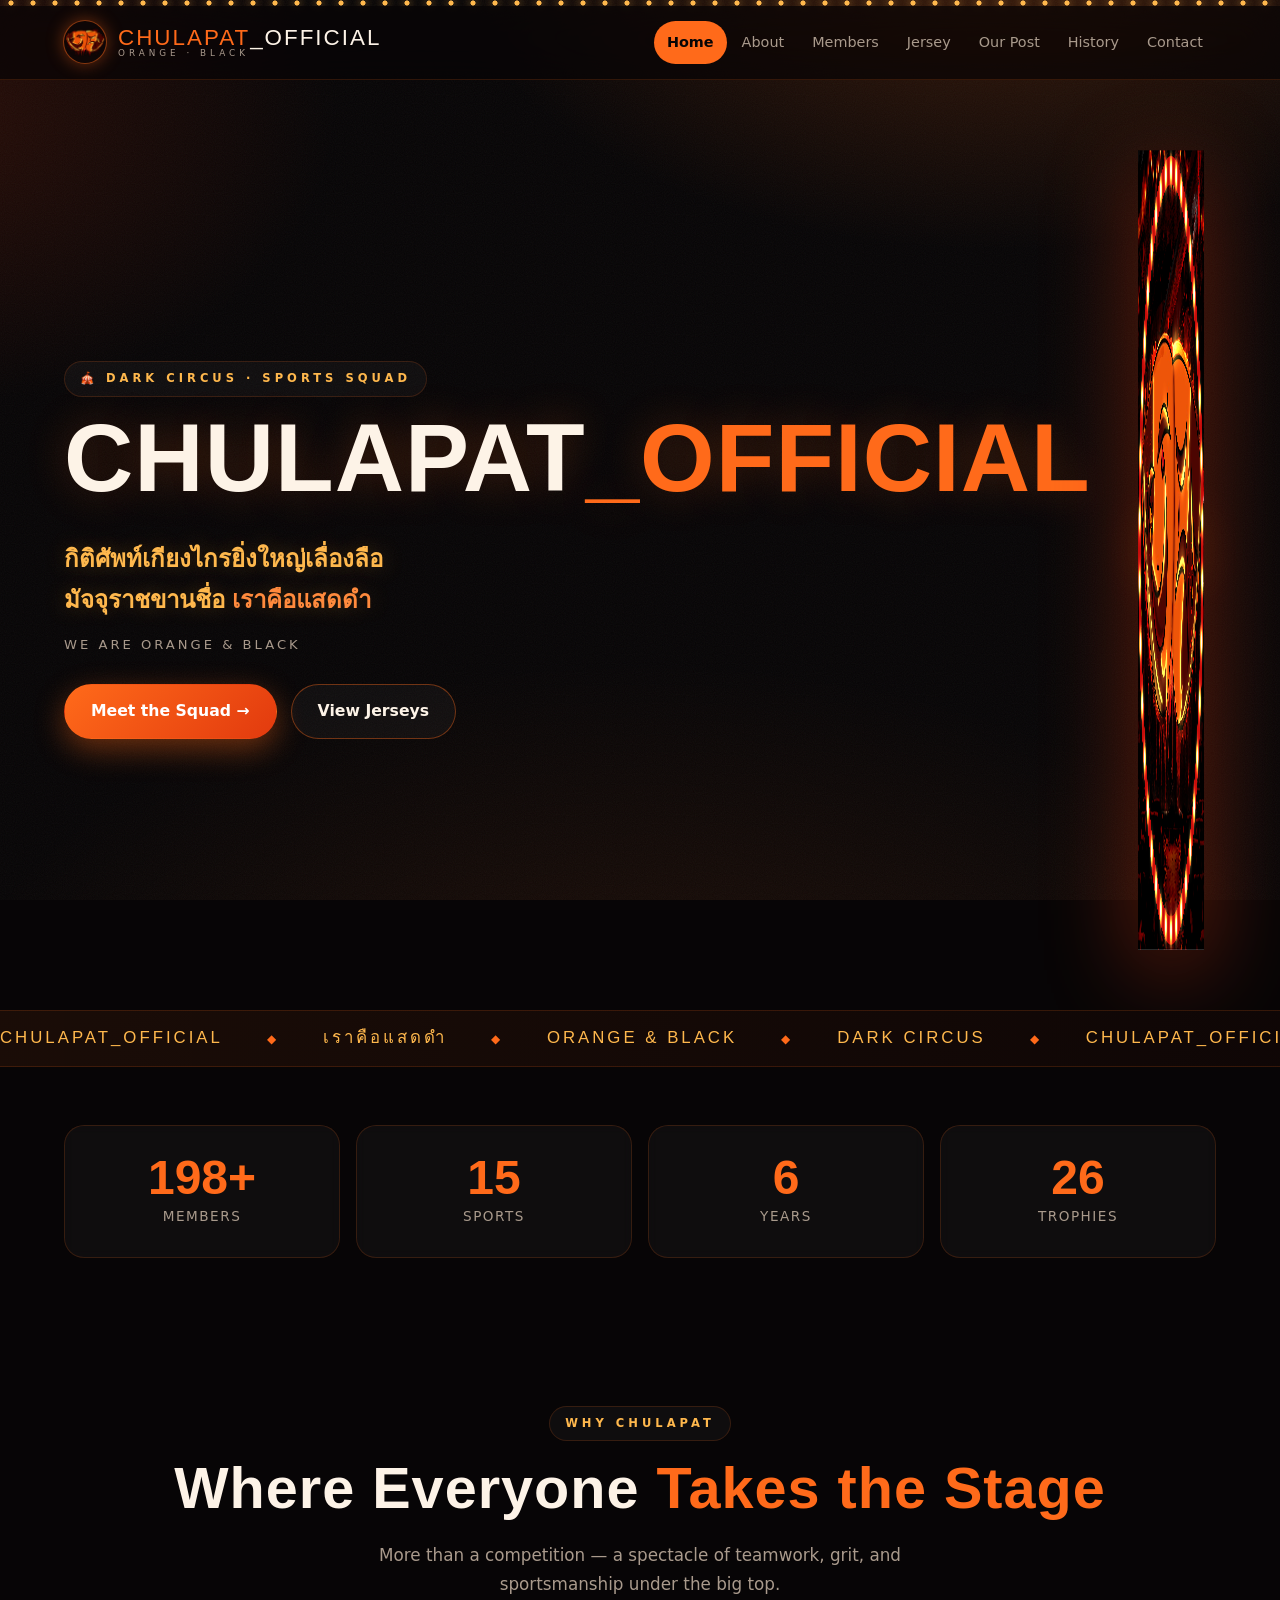
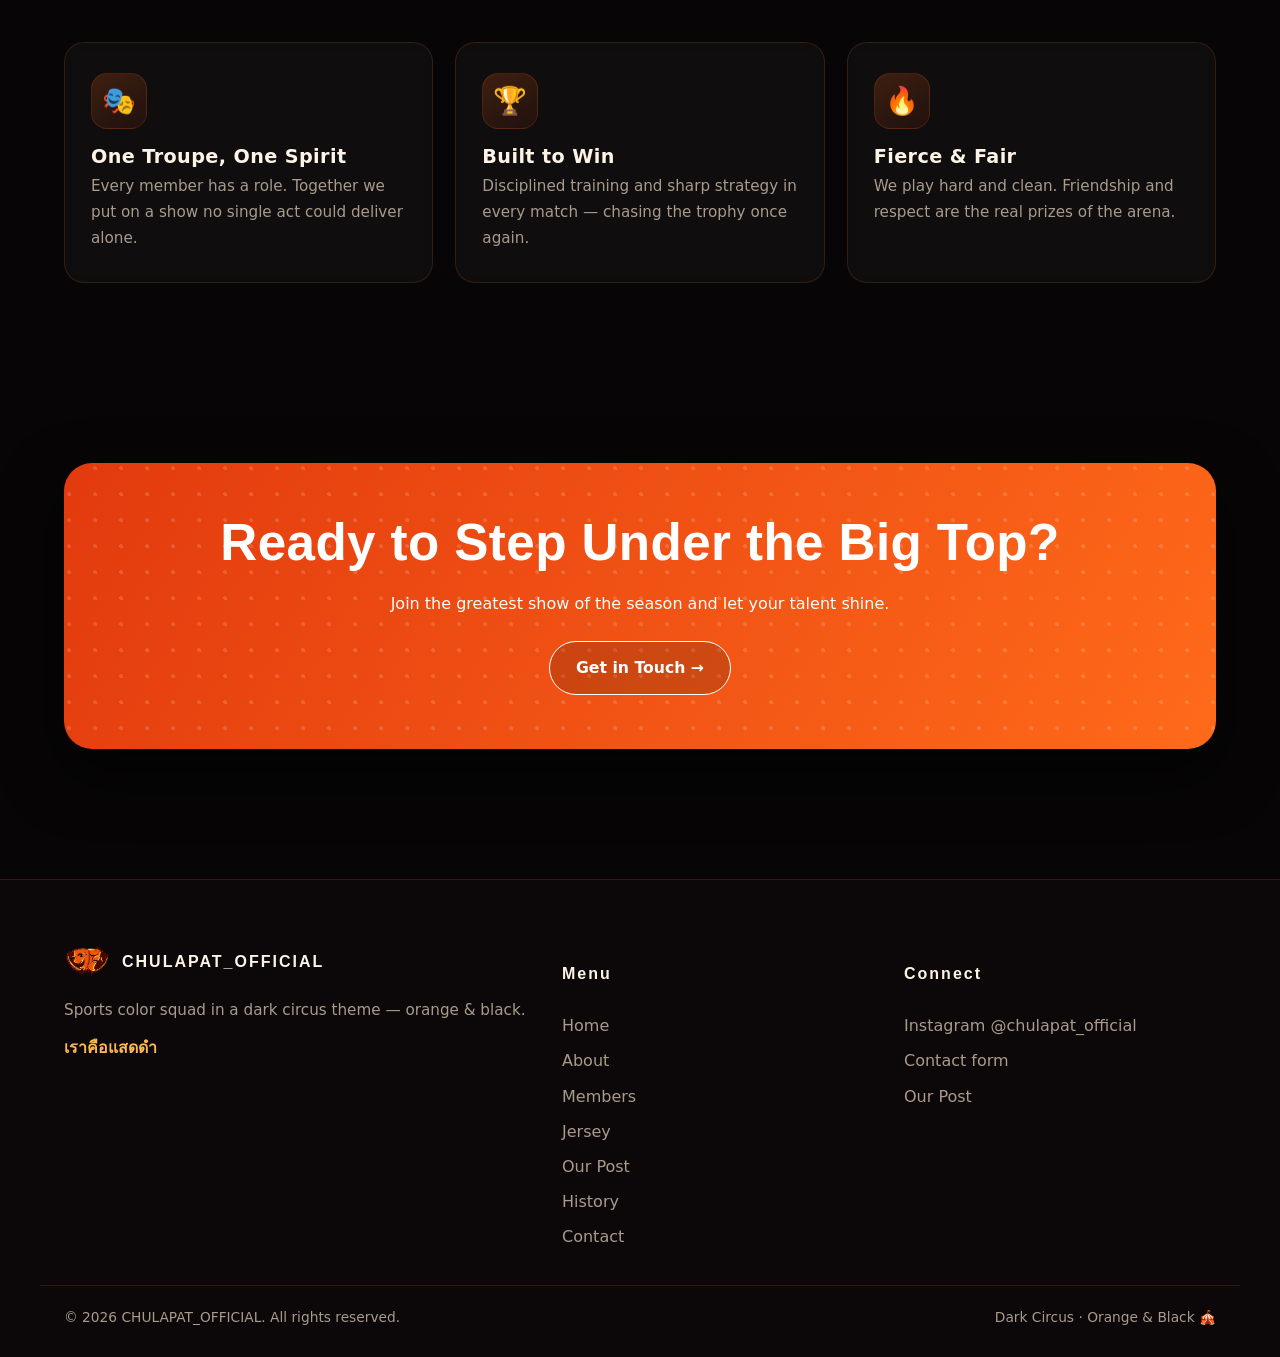
<file: index.html>
<!DOCTYPE html>
<html lang="en">
<head>
  <meta charset="UTF-8" />
  <meta name="viewport" content="width=device-width, initial-scale=1" />
  <meta http-equiv="Content-Security-Policy" content="default-src 'self'; img-src 'self' data:; style-src 'self' 'unsafe-inline' https://fonts.googleapis.com; font-src 'self' https://fonts.gstatic.com; script-src 'self'; base-uri 'self'; form-action 'self'; frame-ancestors 'none'; object-src 'none'" />
  <meta name="referrer" content="strict-origin-when-cross-origin" />
  <meta name="color-scheme" content="dark" />
  <meta name="description" content="CHULAPAT_OFFICIAL — dark circus sports squad. Orange & black. เราคือแสดดำ" />
  <title>CHULAPAT_OFFICIAL · Dark Circus</title>
  <link rel="preconnect" href="https://fonts.googleapis.com" />
  <link rel="preconnect" href="https://fonts.gstatic.com" crossorigin />
  <link href="https://fonts.googleapis.com/css2?family=Bebas+Neue&family=Space+Grotesk:wght@400;500;600;700&family=Noto+Sans+Thai:wght@400;600;700&display=swap" rel="stylesheet" />
  <link rel="stylesheet" href="css/styles.css" />
</head>
<body>
  <a class="skip-link" href="#main">Skip to main content</a>
  <header data-nav></header>

  <main id="main">
    <!-- HERO -->
    <section class="hero">
      <div class="container hero__grid">
        <div>
          <span class="eyebrow">🎪 Dark Circus · Sports Squad</span>
          <h1 class="hero__wordmark">CHULAPAT<span>_OFFICIAL</span></h1>
          <p class="hero__slogan thai">กิติศัพท์เกียงไกรยิ่งใหญ่เลื่องลือ<br />มัจจุราชขานชื่อ <b>เราคือแสดดำ</b></p>
          <p class="hero__tagline">We Are Orange &amp; Black</p>
          <div class="hero__cta">
            <a class="btn btn--primary" href="members.html">Meet the Squad →</a>
            <a class="btn btn--ghost" href="jersey.html">View Jerseys</a>
          </div>
        </div>
        <div class="hero__logo-wrap">
          <div class="hero__logo-glow" aria-hidden="true"></div>
          <img class="hero__logo" src="assets/logo-ring.png" alt="CHULAPAT circus mask emblem" width="800" height="800" />
        </div>
      </div>
    </section>

    <!-- TICKER -->
    <div class="ticker" aria-hidden="true">
      <div class="ticker__track">
        <span>CHULAPAT_OFFICIAL</span><span>เราคือแสดดำ</span><span>ORANGE &amp; BLACK</span><span>DARK CIRCUS</span>
        <span>CHULAPAT_OFFICIAL</span><span>เราคือแสดดำ</span><span>ORANGE &amp; BLACK</span><span>DARK CIRCUS</span>
      </div>
    </div>

    <!-- STATS -->
    <section class="section section--tight">
      <div class="container stats">
        <div class="stat reveal"><b data-count="240" data-suffix="+">0</b><span>Members</span></div>
        <div class="stat reveal"><b data-count="18">0</b><span>Sports</span></div>
        <div class="stat reveal"><b data-count="7">0</b><span>Years</span></div>
        <div class="stat reveal"><b data-count="32">0</b><span>Trophies</span></div>
      </div>
    </section>

    <!-- FEATURES -->
    <section class="section">
      <div class="container center">
        <span class="eyebrow">Why CHULAPAT</span>
        <h2 class="section__title">Where Everyone <em>Takes the Stage</em></h2>
        <p class="section__lead">More than a competition — a spectacle of teamwork, grit, and sportsmanship under the big top.</p>
      </div>
      <div class="container grid grid--3" style="margin-top:44px">
        <article class="card feature reveal">
          <div class="feature__icon" aria-hidden="true">🎭</div>
          <h3 class="card__title">One Troupe, One Spirit</h3>
          <p class="card__text">Every member has a role. Together we put on a show no single act could deliver alone.</p>
        </article>
        <article class="card feature reveal">
          <div class="feature__icon" aria-hidden="true">🏆</div>
          <h3 class="card__title">Built to Win</h3>
          <p class="card__text">Disciplined training and sharp strategy in every match — chasing the trophy once again.</p>
        </article>
        <article class="card feature reveal">
          <div class="feature__icon" aria-hidden="true">🔥</div>
          <h3 class="card__title">Fierce &amp; Fair</h3>
          <p class="card__text">We play hard and clean. Friendship and respect are the real prizes of the arena.</p>
        </article>
      </div>
    </section>

    <!-- CTA -->
    <section class="section">
      <div class="container">
        <div class="cta-band reveal">
          <h2>Ready to Step Under the Big Top?</h2>
          <p style="max-width:560px;margin:10px auto 24px">Join the greatest show of the season and let your talent shine.</p>
          <a class="btn btn--ghost" href="contact.html" style="border-color:#fff;color:#fff;background:rgba(0,0,0,0.15)">Get in Touch →</a>
        </div>
      </div>
    </section>
  </main>

  <div data-footer></div>
  <script src="js/main.js" defer></script>
</body>
</html>
</file>
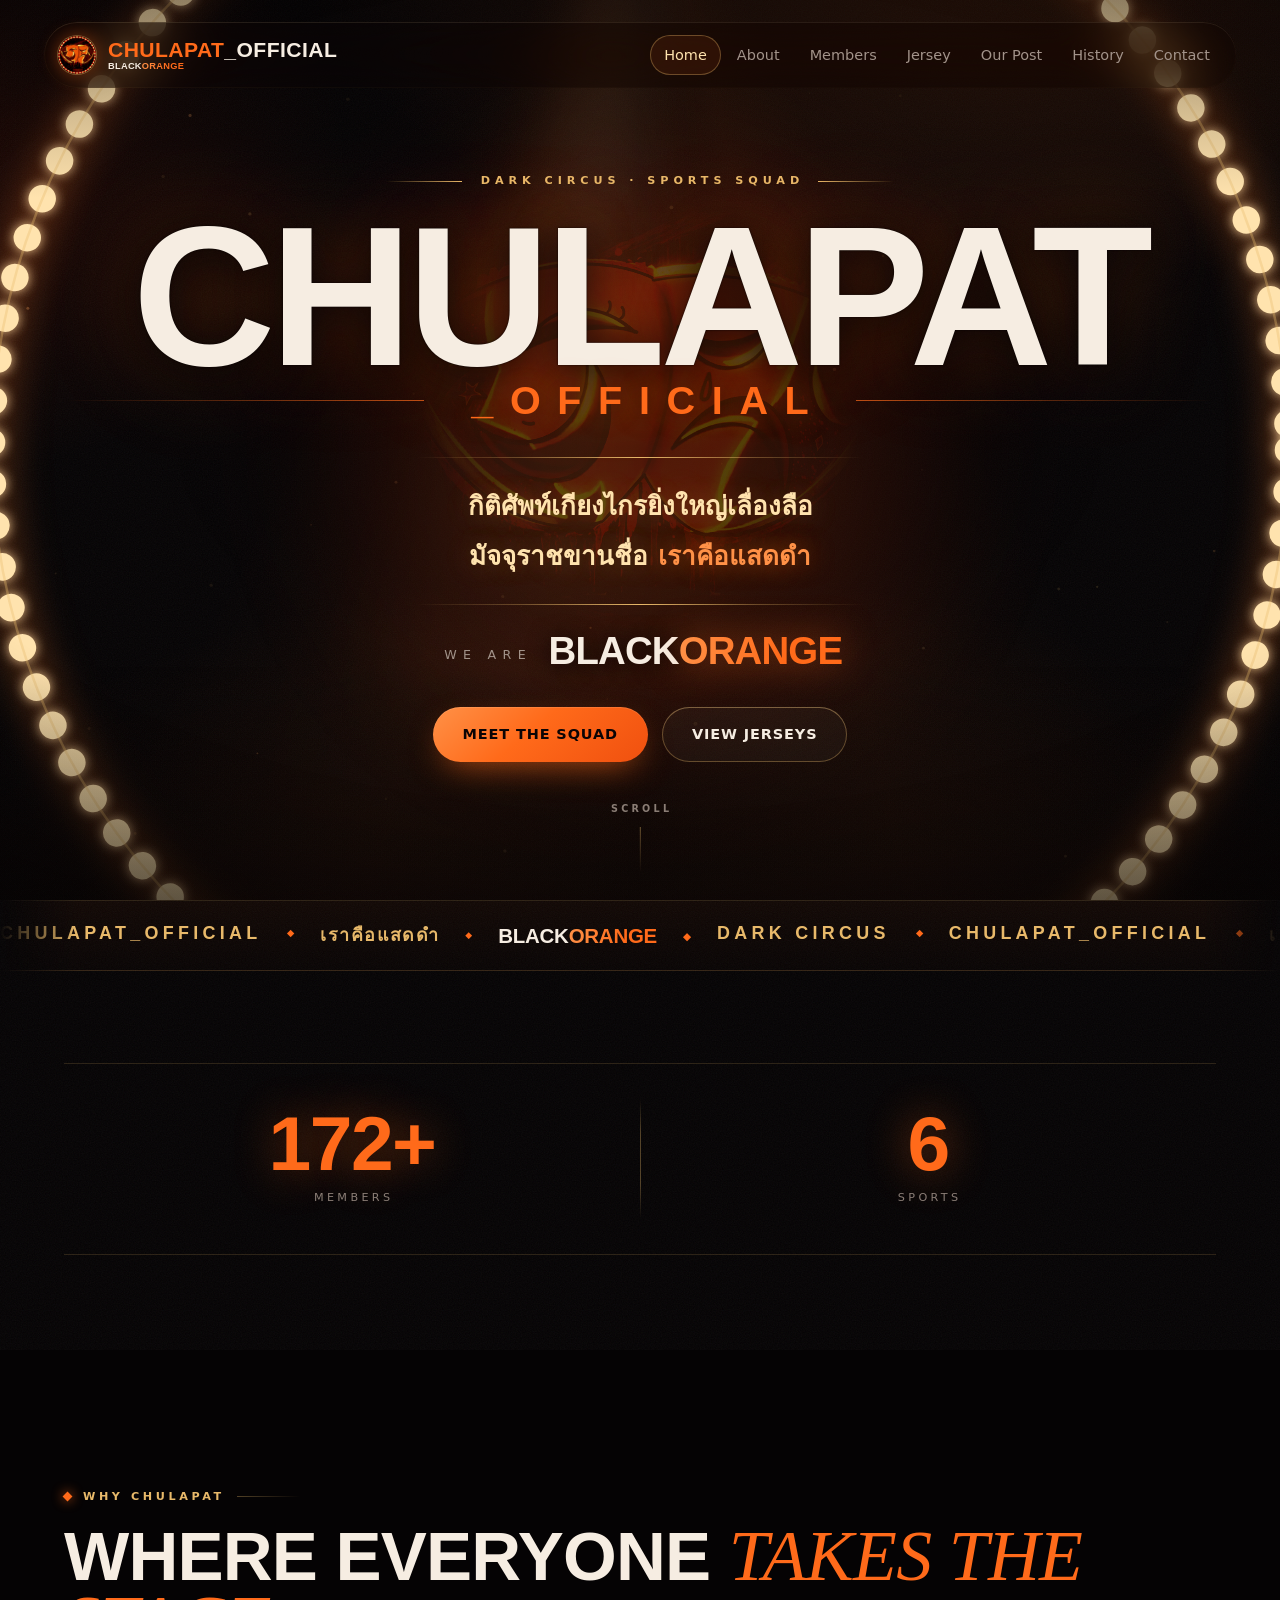
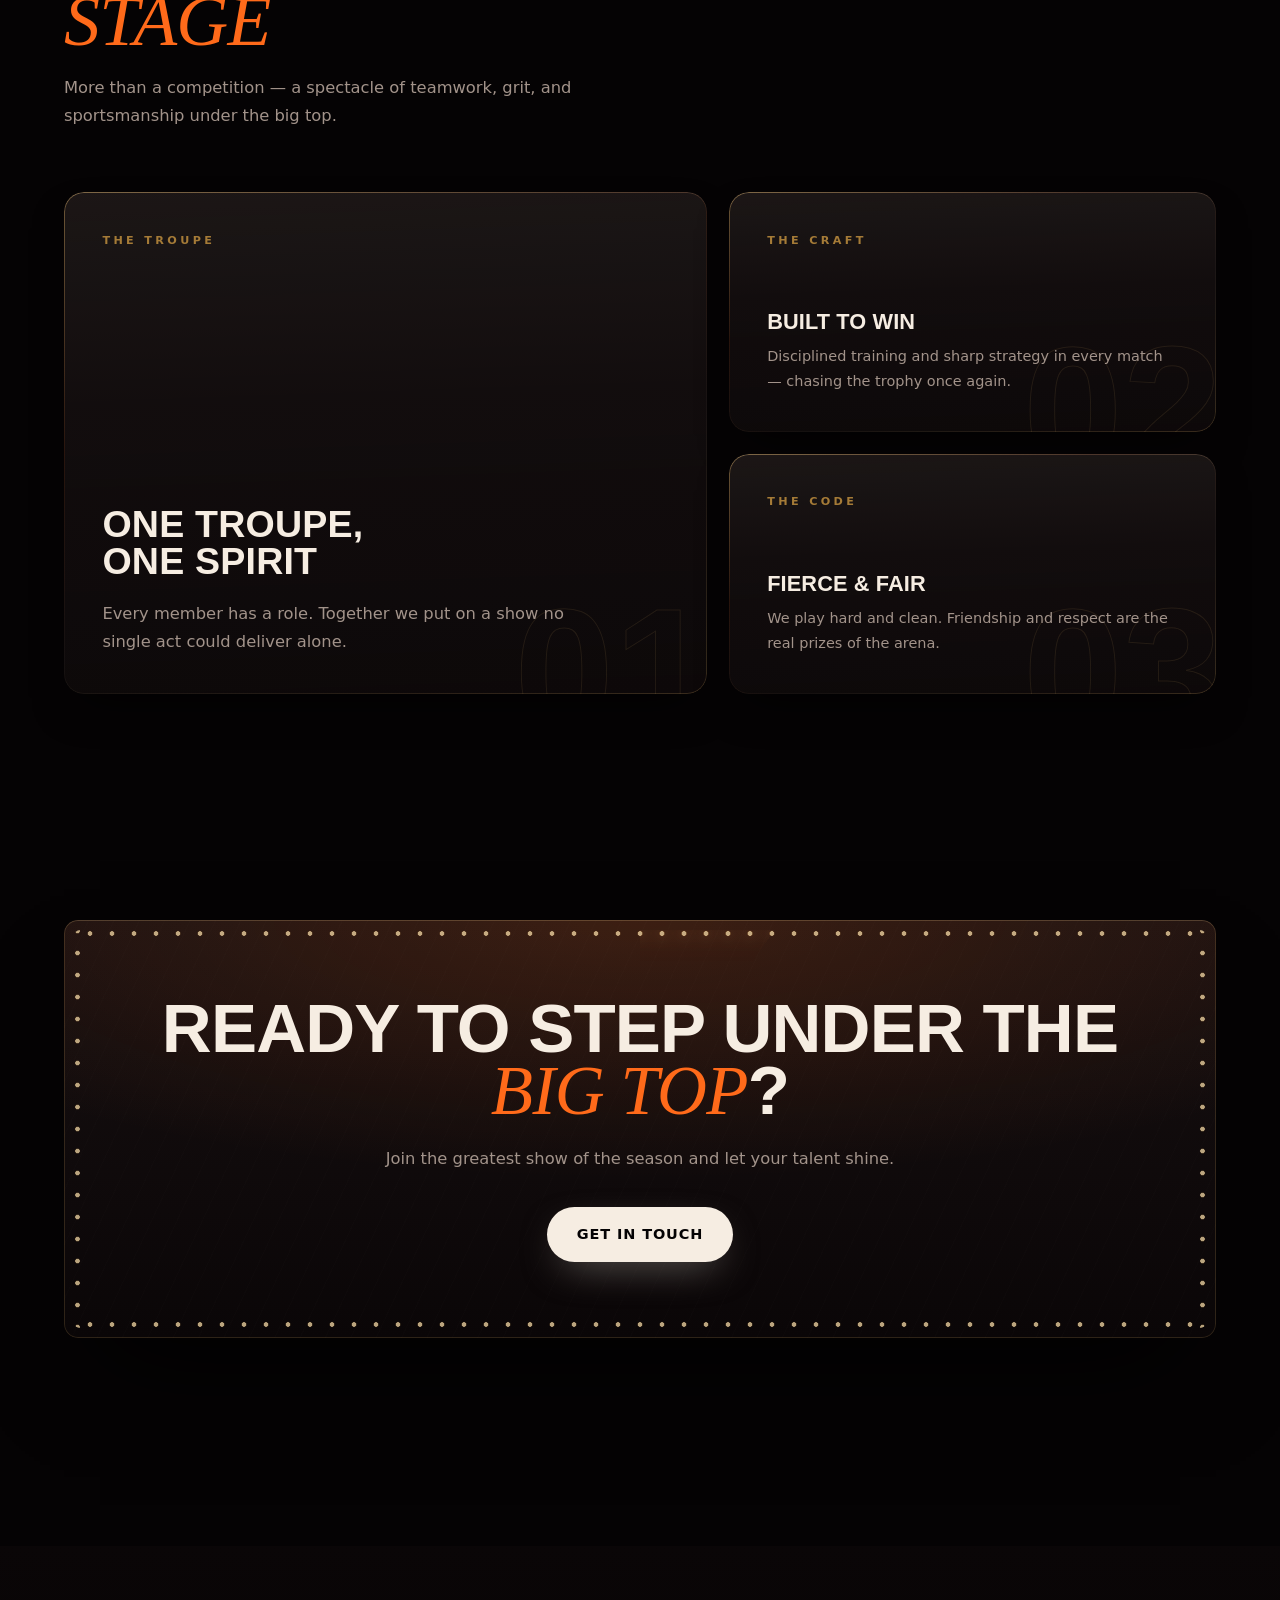
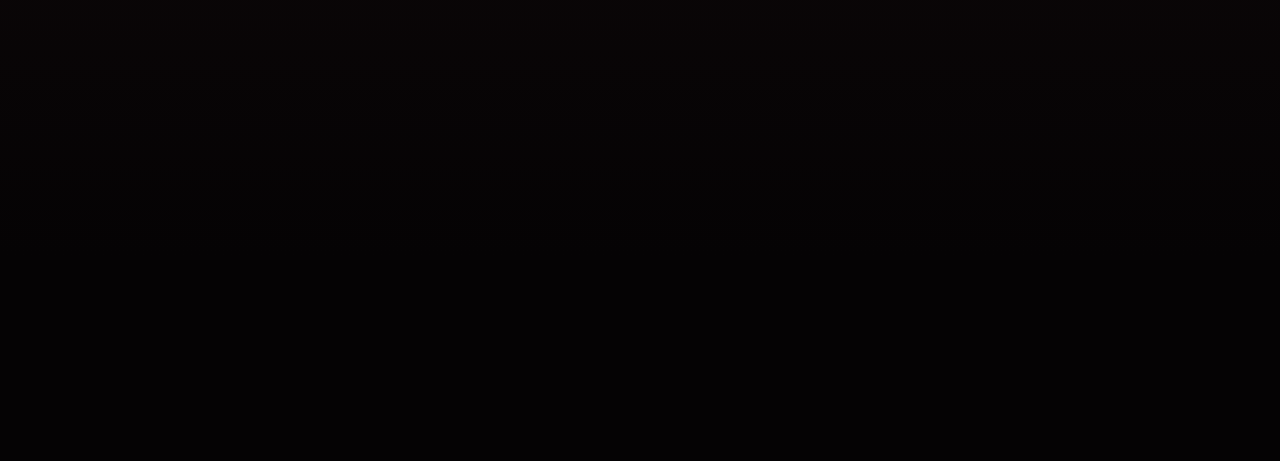
<file: public/index.html>
<!DOCTYPE html>
<html lang="en">
<head>
  <meta charset="UTF-8" />
  <meta name="viewport" content="width=device-width, initial-scale=1" />
  <meta http-equiv="Content-Security-Policy" content="default-src 'self'; img-src 'self' data:; style-src 'self' 'unsafe-inline' https://fonts.googleapis.com; font-src 'self' https://fonts.gstatic.com; script-src 'self'; base-uri 'self'; form-action 'self'; frame-ancestors 'none'; object-src 'none'" />
  <meta name="referrer" content="strict-origin-when-cross-origin" />
  <meta name="color-scheme" content="dark" />
  <meta name="description" content="CHULAPAT_OFFICIAL — dark circus sports squad. BlackOrange. เราคือแสดดำ" />
  <title>CHULAPAT_OFFICIAL · Dark Circus</title>
  <meta name="theme-color" content="#050304" />

  <!-- Icons. The whole set is derived from assets/logo-mark.png by
       tools/build-icons.py — regenerate there, never edit these by hand. -->
  <link rel="icon" href="favicon.ico" sizes="32x32" />
  <link rel="icon" href="assets/icon-192.png" type="image/png" sizes="192x192" />
  <link rel="apple-touch-icon" href="assets/apple-touch-icon.png" />
  <link rel="manifest" href="site.webmanifest" />

  <!-- Link preview (LINE, Facebook, Messenger). These must be absolute URLs —
       every crawler requires it for og:image, and a relative one is resolved
       inconsistently or not at all. Origin is set in tools/build-icons.py's
       sibling note in the README; change it in all seven pages together if the
       site ever moves off workers.dev. -->
  <link rel="canonical" href="https://chulapatofficial.pcshsnst.workers.dev/" />
  <meta property="og:url" content="https://chulapatofficial.pcshsnst.workers.dev/" />
  <meta property="og:type" content="website" />
  <meta property="og:site_name" content="CHULAPAT_OFFICIAL" />
  <meta property="og:locale" content="th_TH" />
  <meta property="og:title" content="CHULAPAT_OFFICIAL · Dark Circus" />
  <meta property="og:description" content="CHULAPAT_OFFICIAL — dark circus sports squad. BlackOrange. เราคือแสดดำ" />
  <meta property="og:image" content="https://chulapatofficial.pcshsnst.workers.dev/assets/og-cover.png" />
  <meta property="og:image:width" content="1200" />
  <meta property="og:image:height" content="630" />
  <meta property="og:image:alt" content="The CHULAPAT_OFFICIAL masks emblem beside the team wordmark on a dark ground." />
  <meta name="twitter:card" content="summary_large_image" />

  <link rel="preconnect" href="https://fonts.googleapis.com" />
  <link rel="preconnect" href="https://fonts.gstatic.com" crossorigin />
  <link href="https://fonts.googleapis.com/css2?family=Archivo:wght@400;500;600&family=Big+Shoulders+Display:wght@600;700;800;900&family=Bodoni+Moda:ital,wght@1,500;1,600&family=Noto+Sans+Thai:wght@400;600;700&display=swap" rel="stylesheet" />
  <link rel="stylesheet" href="css/styles.css" />
  <link rel="preload" as="image" href="assets/logo-ring.png" fetchpriority="high" />
</head>
<body>
  <a class="skip-link" href="#main">Skip to main content</a>
  <header data-nav></header>

  <main id="main">
    <!-- ================= HERO ================= -->
    <section class="hero">
      <div class="hero__stage" aria-hidden="true">
        <div class="hero__spot"></div>
        <div class="hero__halo"></div>
        <div class="hero__ring"></div>
        <div class="hero__masks"></div>
      </div>

      <div class="container hero__content">
        <p class="hero__kicker">Dark Circus · Sports Squad</p>

        <h1 class="hero__wordmark">
          <span class="hero__word">CHULAPAT</span>
          <span class="hero__word2">_Official</span>
        </h1>

        <div class="hero__plate">
          <p class="hero__slogan thai">กิติศัพท์เกียงไกรยิ่งใหญ่เลื่องลือ<br />มัจจุราชขานชื่อ <b>เราคือแสดดำ</b></p>
        </div>

        <p class="hero__tagline">We Are <span class="wordmark wordmark--hero"><span class="wordmark__b">Black</span><span class="wordmark__o">Orange</span></span></p>

        <div class="hero__cta">
          <a class="btn btn--primary" href="members.html"><span class="btn__label">Meet the Squad</span></a>
          <a class="btn btn--ghost" href="jersey.html"><span class="btn__label">View Jerseys</span></a>
        </div>
      </div>

      <a class="hero__scroll" href="#programme">Scroll<span aria-hidden="true"></span></a>
    </section>

    <!-- ================= TICKER ================= -->
    <div class="ticker" aria-hidden="true">
      <div class="ticker__track">
        <span>CHULAPAT_OFFICIAL</span><span class="thai">เราคือแสดดำ</span><span class="wordmark"><span class="wordmark__b">Black</span><span class="wordmark__o">Orange</span></span><span>Dark Circus</span>
        <span>CHULAPAT_OFFICIAL</span><span class="thai">เราคือแสดดำ</span><span class="wordmark"><span class="wordmark__b">Black</span><span class="wordmark__o">Orange</span></span><span>Dark Circus</span>
      </div>
    </div>

    <!-- ================= STATS ================= -->
    <section class="section section--tight" id="programme">
      <div class="container">
        <div class="stats">
          <div class="stat reveal"><b data-count="172" data-suffix="+">0</b><span>Members</span></div>
          <div class="stat reveal"><b data-count="6">0</b><span>Sports</span></div>
        </div>
      </div>
    </section>

    <!-- ================= FEATURES ================= -->
    <section class="section">
      <div class="container">
        <p class="eyebrow">Why CHULAPAT</p>
        <h2 class="section__title">Where Everyone <em>Takes the Stage</em></h2>
        <p class="section__lead">More than a competition — a spectacle of teamwork, grit, and sportsmanship under the big top.</p>
      </div>

      <div class="container editorial" style="margin-top: clamp(34px, 5vw, 62px)">
        <article class="card feature feature--lead reveal">
          <span class="feature__no" aria-hidden="true">01</span>
          <span class="feature__label">The Troupe</span>
          <h3 class="card__title">One Troupe,<br />One Spirit</h3>
          <p class="card__text">Every member has a role. Together we put on a show no single act could deliver alone.</p>
        </article>

        <article class="card feature reveal">
          <span class="feature__no" aria-hidden="true">02</span>
          <span class="feature__label">The Craft</span>
          <h3 class="card__title">Built to Win</h3>
          <p class="card__text">Disciplined training and sharp strategy in every match — chasing the trophy once again.</p>
        </article>

        <article class="card feature reveal">
          <span class="feature__no" aria-hidden="true">03</span>
          <span class="feature__label">The Code</span>
          <h3 class="card__title">Fierce &amp; Fair</h3>
          <p class="card__text">We play hard and clean. Friendship and respect are the real prizes of the arena.</p>
        </article>
      </div>
    </section>

    <!-- ================= CTA ================= -->
    <section class="section section--tight">
      <div class="container">
        <div class="marquee-sign reveal">
          <span class="marquee-sign__frame" aria-hidden="true"></span>
          <h2>Ready to Step Under the <em>Big Top</em>?</h2>
          <p>Join the greatest show of the season and let your talent shine.</p>
          <a class="btn btn--light" href="contact.html"><span class="btn__label">Get in Touch</span></a>
        </div>
      </div>
    </section>
  </main>

  <div data-footer></div>
  <script src="js/main.js" defer></script>
</body>
</html>
</file>
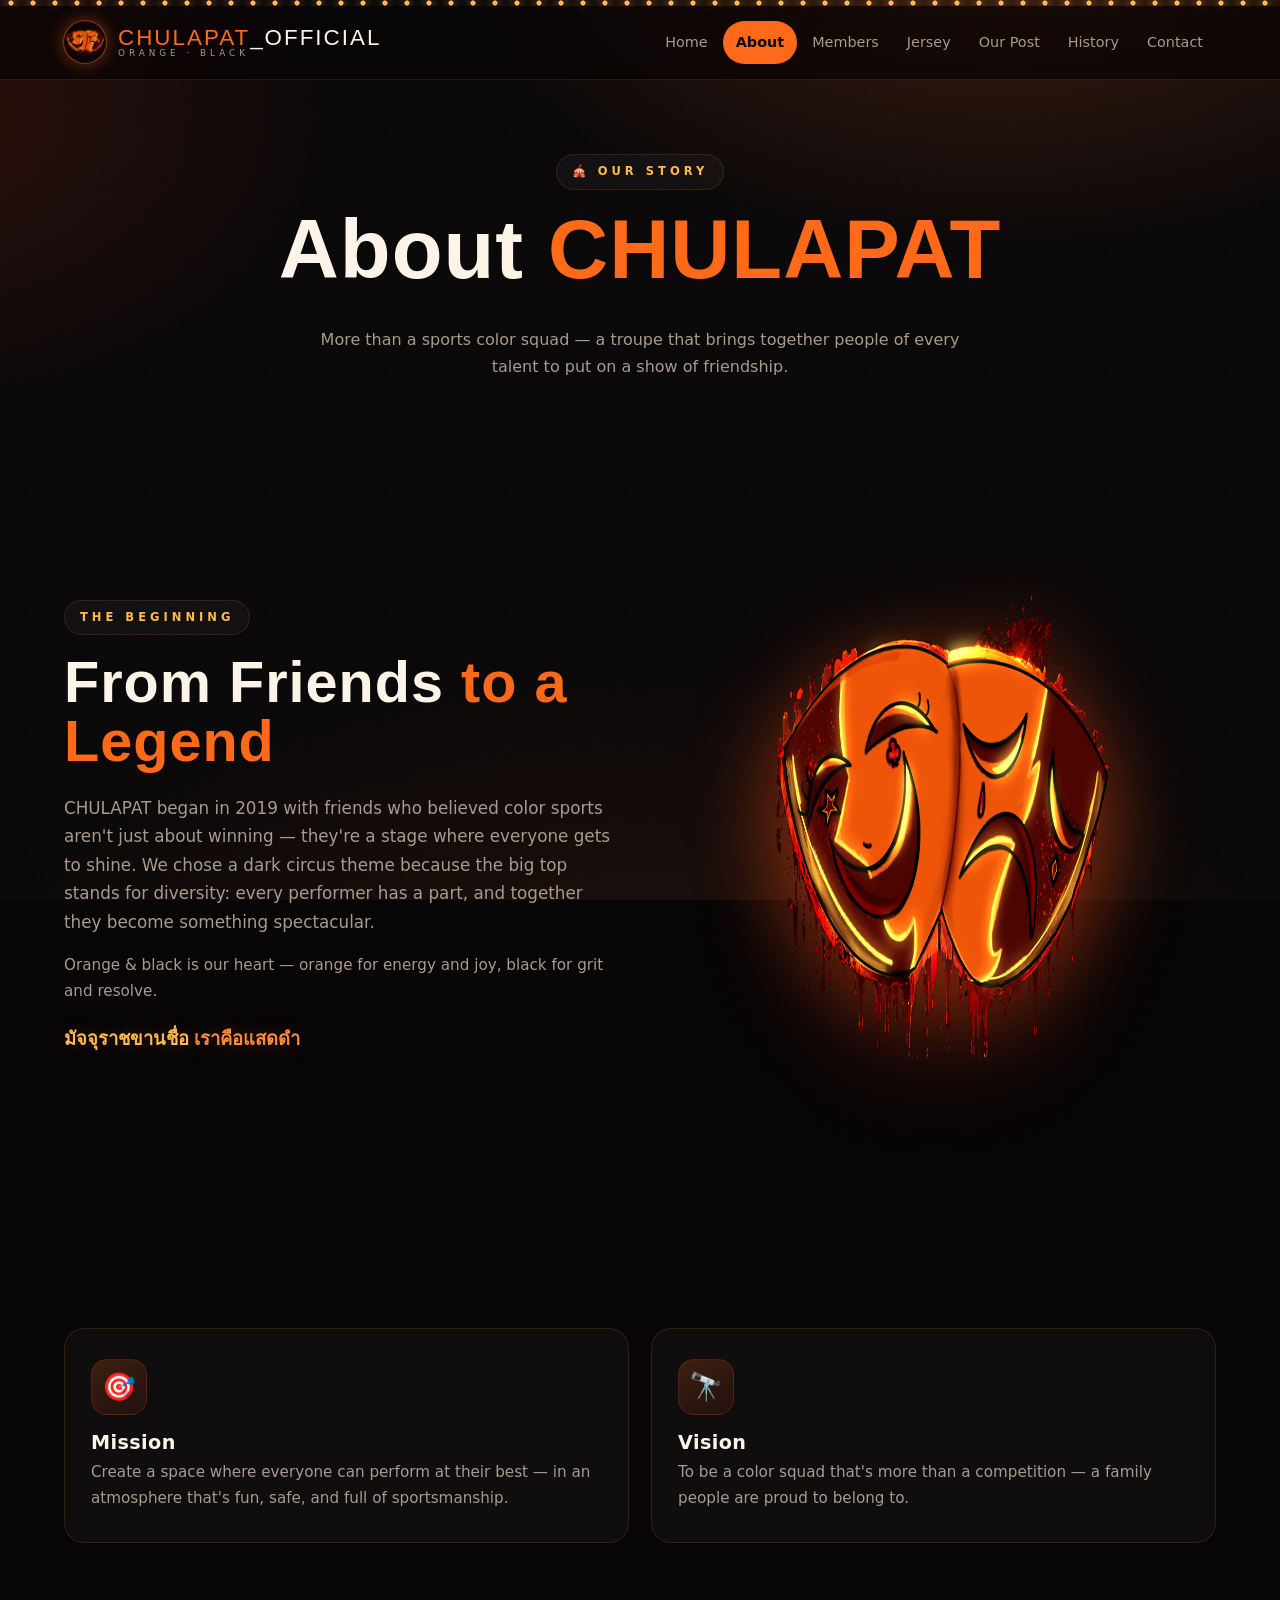
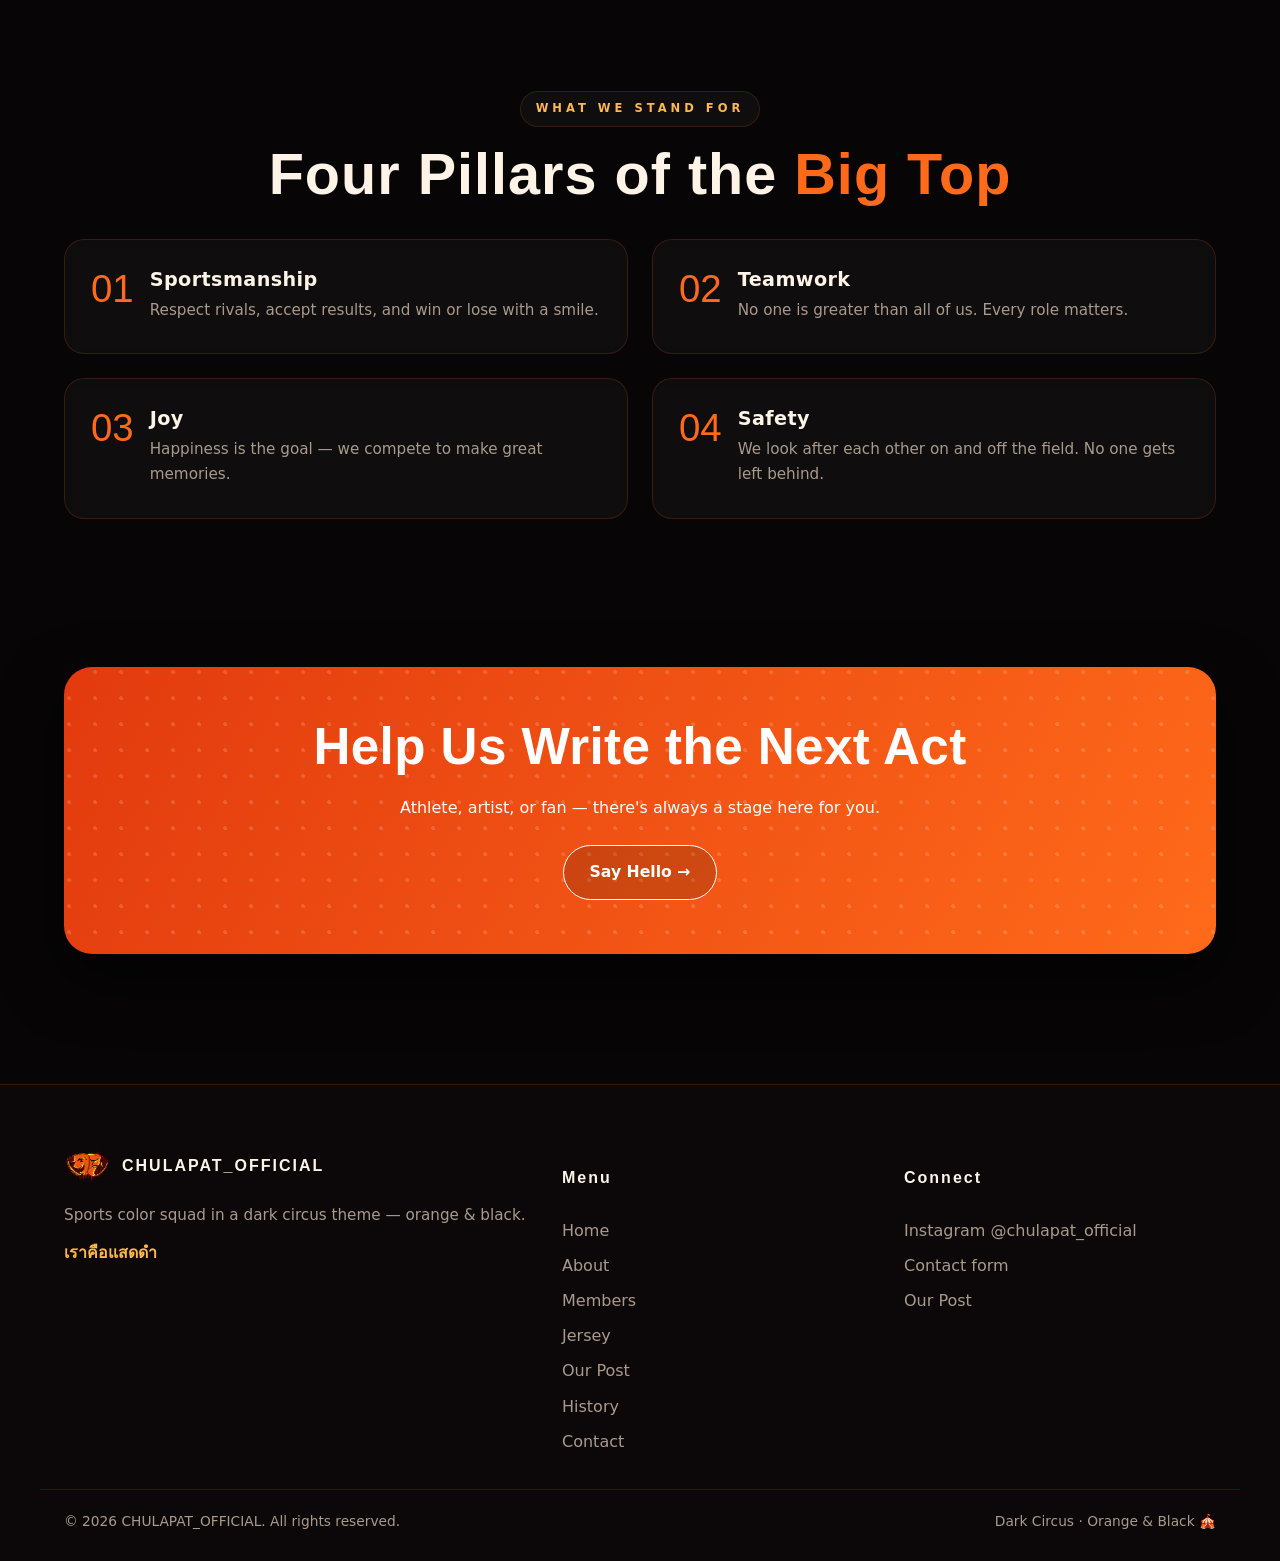
<file: about.html>
<!DOCTYPE html>
<html lang="en">
<head>
  <meta charset="UTF-8" />
  <meta name="viewport" content="width=device-width, initial-scale=1" />
  <meta http-equiv="Content-Security-Policy" content="default-src 'self'; img-src 'self' data:; style-src 'self' 'unsafe-inline' https://fonts.googleapis.com; font-src 'self' https://fonts.gstatic.com; script-src 'self'; base-uri 'self'; form-action 'self'; frame-ancestors 'none'; object-src 'none'" />
  <meta name="referrer" content="strict-origin-when-cross-origin" />
  <meta name="color-scheme" content="dark" />
  <meta name="description" content="About CHULAPAT_OFFICIAL — our story, mission, and the values we stand for." />
  <title>About · CHULAPAT_OFFICIAL</title>
  <link rel="preconnect" href="https://fonts.googleapis.com" />
  <link rel="preconnect" href="https://fonts.gstatic.com" crossorigin />
  <link href="https://fonts.googleapis.com/css2?family=Bebas+Neue&family=Space+Grotesk:wght@400;500;600;700&family=Noto+Sans+Thai:wght@400;600;700&display=swap" rel="stylesheet" />
  <link rel="stylesheet" href="css/styles.css" />
</head>
<body>
  <a class="skip-link" href="#main">Skip to main content</a>
  <header data-nav></header>

  <main id="main">
    <section class="page-head">
      <div class="container">
        <span class="eyebrow">🎪 Our Story</span>
        <h1>About <em>CHULAPAT</em></h1>
        <p>More than a sports color squad — a troupe that brings together people of every talent to put on a show of friendship.</p>
      </div>
    </section>

    <section class="section section--tight">
      <div class="container grid grid--2" style="align-items:center;gap:44px">
        <div class="reveal">
          <span class="eyebrow">The Beginning</span>
          <h2 class="section__title">From Friends <em>to a Legend</em></h2>
          <p class="section__lead">CHULAPAT began in 2019 with friends who believed color sports aren't just about winning — they're a stage where everyone gets to shine. We chose a dark circus theme because the big top stands for diversity: every performer has a part, and together they become something spectacular.</p>
          <p class="card__text">Orange &amp; black is our heart — orange for energy and joy, black for grit and resolve.</p>
          <p class="hero__slogan thai" style="font-size:1.15rem;margin-top:18px">มัจจุราชขานชื่อ <b>เราคือแสดดำ</b></p>
        </div>
        <div class="hero__logo-wrap reveal">
          <div class="hero__logo-glow" aria-hidden="true"></div>
          <img class="hero__logo" src="assets/logo-mark.png" alt="CHULAPAT circus mask emblem" width="700" height="700" style="width:min(360px,80%)" />
        </div>
      </div>
    </section>

    <section class="section">
      <div class="container grid grid--2">
        <article class="card feature reveal">
          <div class="feature__icon" aria-hidden="true">🎯</div>
          <h3 class="card__title">Mission</h3>
          <p class="card__text">Create a space where everyone can perform at their best — in an atmosphere that's fun, safe, and full of sportsmanship.</p>
        </article>
        <article class="card feature reveal">
          <div class="feature__icon" aria-hidden="true">🔭</div>
          <h3 class="card__title">Vision</h3>
          <p class="card__text">To be a color squad that's more than a competition — a family people are proud to belong to.</p>
        </article>
      </div>
    </section>

    <section class="section section--tight">
      <div class="container center">
        <span class="eyebrow">What We Stand For</span>
        <h2 class="section__title">Four Pillars of the <em>Big Top</em></h2>
      </div>
      <div class="container grid grid--2" style="margin-top:36px;gap:24px">
        <article class="card feature reveal"><div class="value"><div class="value__no">01</div><div><h3 class="card__title">Sportsmanship</h3><p class="card__text">Respect rivals, accept results, and win or lose with a smile.</p></div></div></article>
        <article class="card feature reveal"><div class="value"><div class="value__no">02</div><div><h3 class="card__title">Teamwork</h3><p class="card__text">No one is greater than all of us. Every role matters.</p></div></div></article>
        <article class="card feature reveal"><div class="value"><div class="value__no">03</div><div><h3 class="card__title">Joy</h3><p class="card__text">Happiness is the goal — we compete to make great memories.</p></div></div></article>
        <article class="card feature reveal"><div class="value"><div class="value__no">04</div><div><h3 class="card__title">Safety</h3><p class="card__text">We look after each other on and off the field. No one gets left behind.</p></div></div></article>
      </div>
    </section>

    <section class="section">
      <div class="container">
        <div class="cta-band reveal">
          <h2>Help Us Write the Next Act</h2>
          <p style="max-width:540px;margin:10px auto 24px">Athlete, artist, or fan — there's always a stage here for you.</p>
          <a class="btn btn--ghost" href="contact.html" style="border-color:#fff;color:#fff;background:rgba(0,0,0,0.15)">Say Hello →</a>
        </div>
      </div>
    </section>
  </main>

  <div data-footer></div>
  <script src="js/main.js" defer></script>
</body>
</html>
</file>
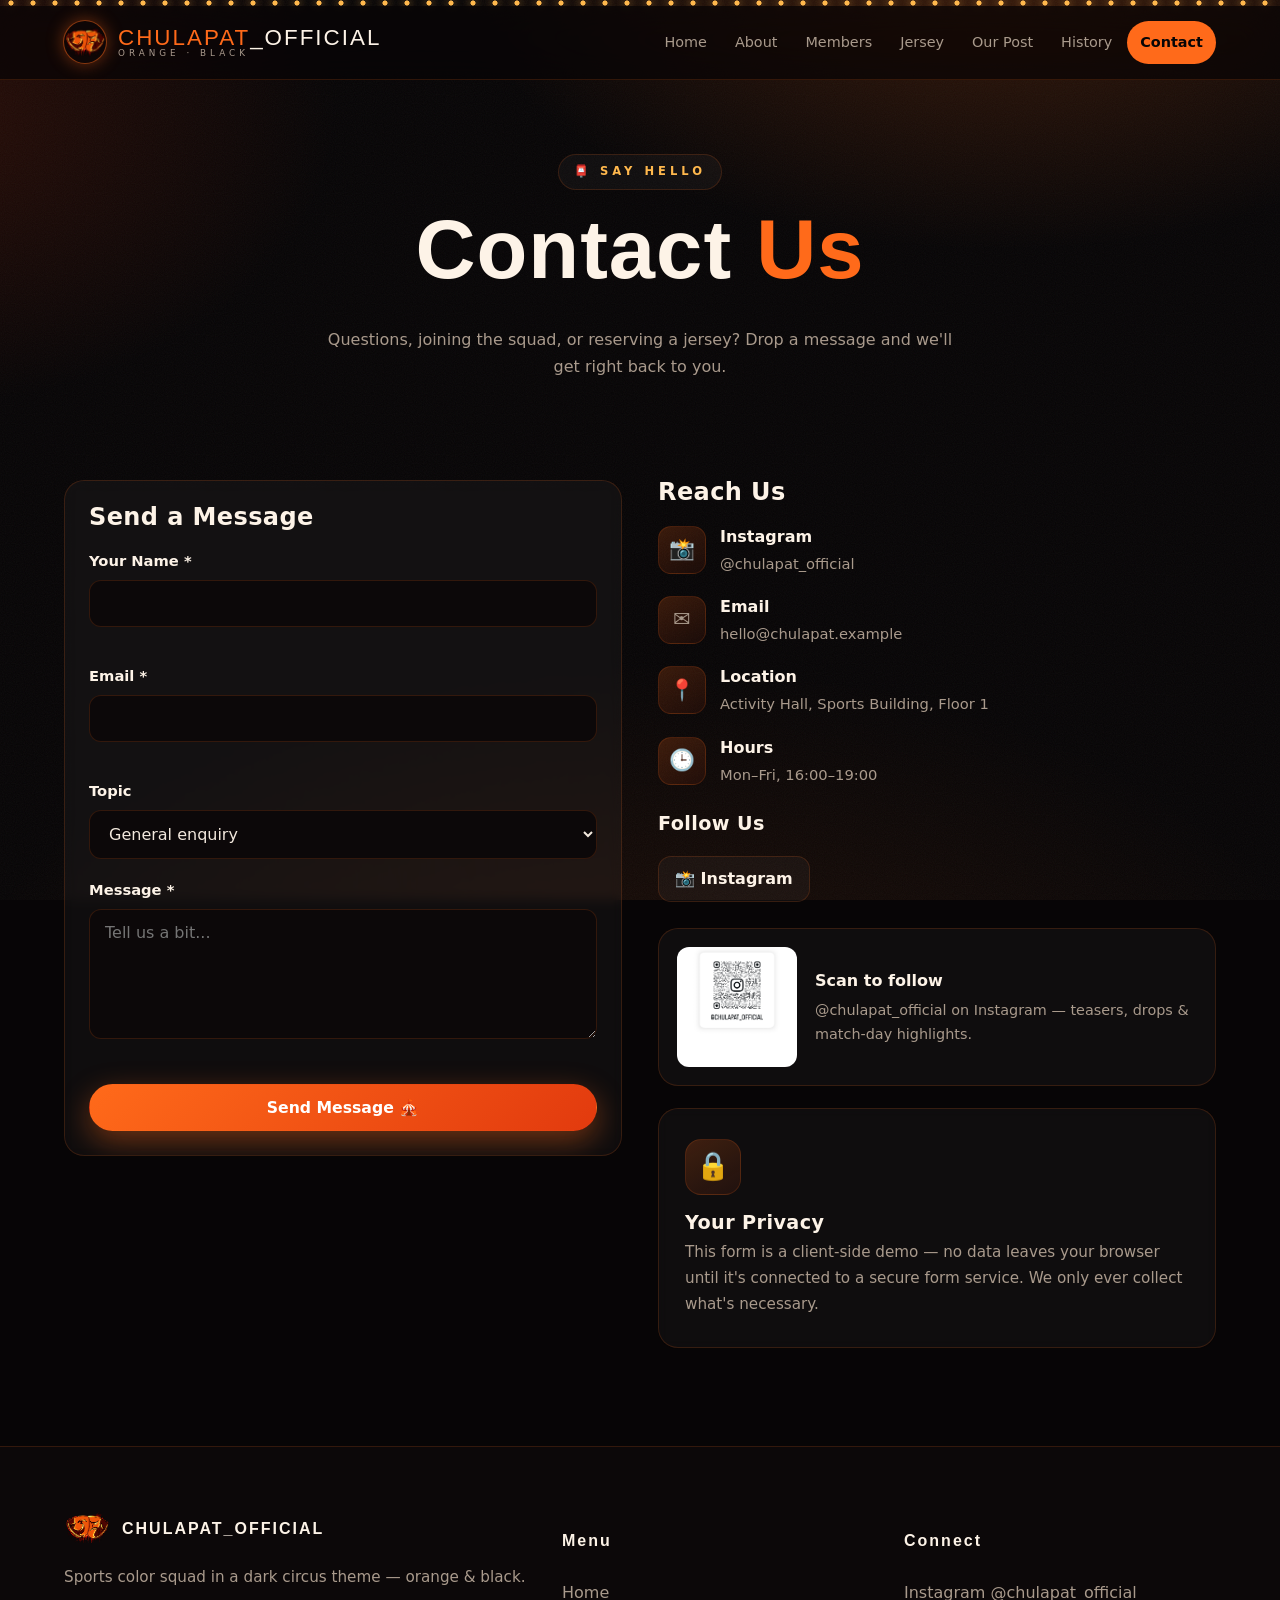
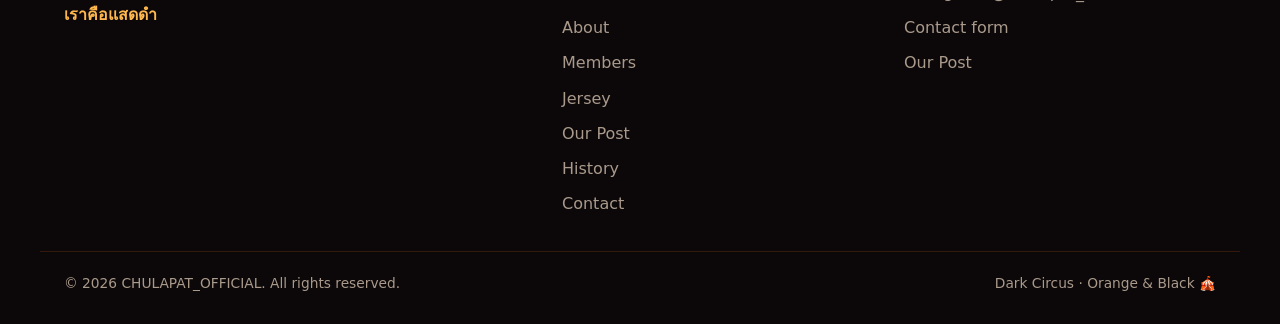
<file: contact.html>
<!DOCTYPE html>
<html lang="en">
<head>
  <meta charset="UTF-8" />
  <meta name="viewport" content="width=device-width, initial-scale=1" />
  <meta http-equiv="Content-Security-Policy" content="default-src 'self'; img-src 'self' data:; style-src 'self' 'unsafe-inline' https://fonts.googleapis.com; font-src 'self' https://fonts.gstatic.com; script-src 'self'; base-uri 'self'; form-action 'self'; frame-ancestors 'none'; object-src 'none'" />
  <meta name="referrer" content="strict-origin-when-cross-origin" />
  <meta name="color-scheme" content="dark" />
  <meta name="description" content="Contact CHULAPAT_OFFICIAL — questions, joining the squad, or reserving a jersey. Follow us on Instagram." />
  <title>Contact · CHULAPAT_OFFICIAL</title>
  <link rel="preconnect" href="https://fonts.googleapis.com" />
  <link rel="preconnect" href="https://fonts.gstatic.com" crossorigin />
  <link href="https://fonts.googleapis.com/css2?family=Bebas+Neue&family=Space+Grotesk:wght@400;500;600;700&family=Noto+Sans+Thai:wght@400;600;700&display=swap" rel="stylesheet" />
  <link rel="stylesheet" href="css/styles.css" />
</head>
<body>
  <a class="skip-link" href="#main">Skip to main content</a>
  <header data-nav></header>

  <main id="main">
    <section class="page-head">
      <div class="container">
        <span class="eyebrow">📮 Say Hello</span>
        <h1>Contact <em>Us</em></h1>
        <p>Questions, joining the squad, or reserving a jersey? Drop a message and we'll get right back to you.</p>
      </div>
    </section>

    <section class="section section--tight">
      <div class="container contact-grid">
        <!-- Form -->
        <div class="card reveal">
          <div class="card__body">
            <h2 class="card__title" style="font-size:1.5rem;margin-bottom:18px">Send a Message</h2>
            <form data-contact-form novalidate>
              <div class="field">
                <label for="name">Your Name *</label>
                <input id="name" name="name" type="text" autocomplete="name" maxlength="80" required />
                <span class="field__error" data-error="name" role="alert"></span>
              </div>
              <div class="field">
                <label for="email">Email *</label>
                <input id="email" name="email" type="email" autocomplete="email" maxlength="120" required />
                <span class="field__error" data-error="email" role="alert"></span>
              </div>
              <div class="field">
                <label for="topic">Topic</label>
                <select id="topic" name="topic">
                  <option value="general">General enquiry</option>
                  <option value="join">Join the squad</option>
                  <option value="jersey">Reserve a jersey</option>
                  <option value="sponsor">Sponsorship</option>
                </select>
              </div>
              <div class="field">
                <label for="message">Message *</label>
                <textarea id="message" name="message" maxlength="1000" required placeholder="Tell us a bit..."></textarea>
                <span class="field__error" data-error="message" role="alert"></span>
              </div>
              <button class="btn btn--primary" type="submit" style="width:100%;justify-content:center">Send Message 🎪</button>
              <p class="form-note" tabindex="-1" role="status"></p>
            </form>
          </div>
        </div>

        <!-- Info -->
        <div class="reveal">
          <h2 class="card__title" style="font-size:1.5rem;margin-bottom:18px">Reach Us</h2>
          <ul class="info-list">
            <li><span class="ic" aria-hidden="true">📸</span><div><b>Instagram</b><span>@chulapat_official</span></div></li>
            <li><span class="ic" aria-hidden="true">✉️</span><div><b>Email</b><span>hello@chulapat.example</span></div></li>
            <li><span class="ic" aria-hidden="true">📍</span><div><b>Location</b><span>Activity Hall, Sports Building, Floor 1</span></div></li>
            <li><span class="ic" aria-hidden="true">🕒</span><div><b>Hours</b><span>Mon–Fri, 16:00–19:00</span></div></li>
          </ul>

          <h3 class="card__title" style="margin:26px 0 6px">Follow Us</h3>
          <div class="socials">
            <a href="https://www.instagram.com/chulapat_official?igsh=MTFkbWNmbHZudmo4aQ%3D%3D&utm_source=qr" target="_blank" rel="noopener noreferrer">📸 Instagram</a>
          </div>

          <div class="qr-card reveal">
            <img src="assets/ig-qr.jpg" alt="Instagram QR code for @chulapat_official" width="120" height="120" loading="lazy" />
            <div>
              <b>Scan to follow</b>
              <p>@chulapat_official on Instagram — teasers, drops &amp; match-day highlights.</p>
            </div>
          </div>

          <div class="card feature reveal" style="margin-top:22px">
            <div class="feature__icon" aria-hidden="true">🔒</div>
            <h3 class="card__title">Your Privacy</h3>
            <p class="card__text">This form is a client-side demo — no data leaves your browser until it's connected to a secure form service. We only ever collect what's necessary.</p>
          </div>
        </div>
      </div>
    </section>
  </main>

  <div data-footer></div>
  <script src="js/main.js" defer></script>
</body>
</html>
</file>
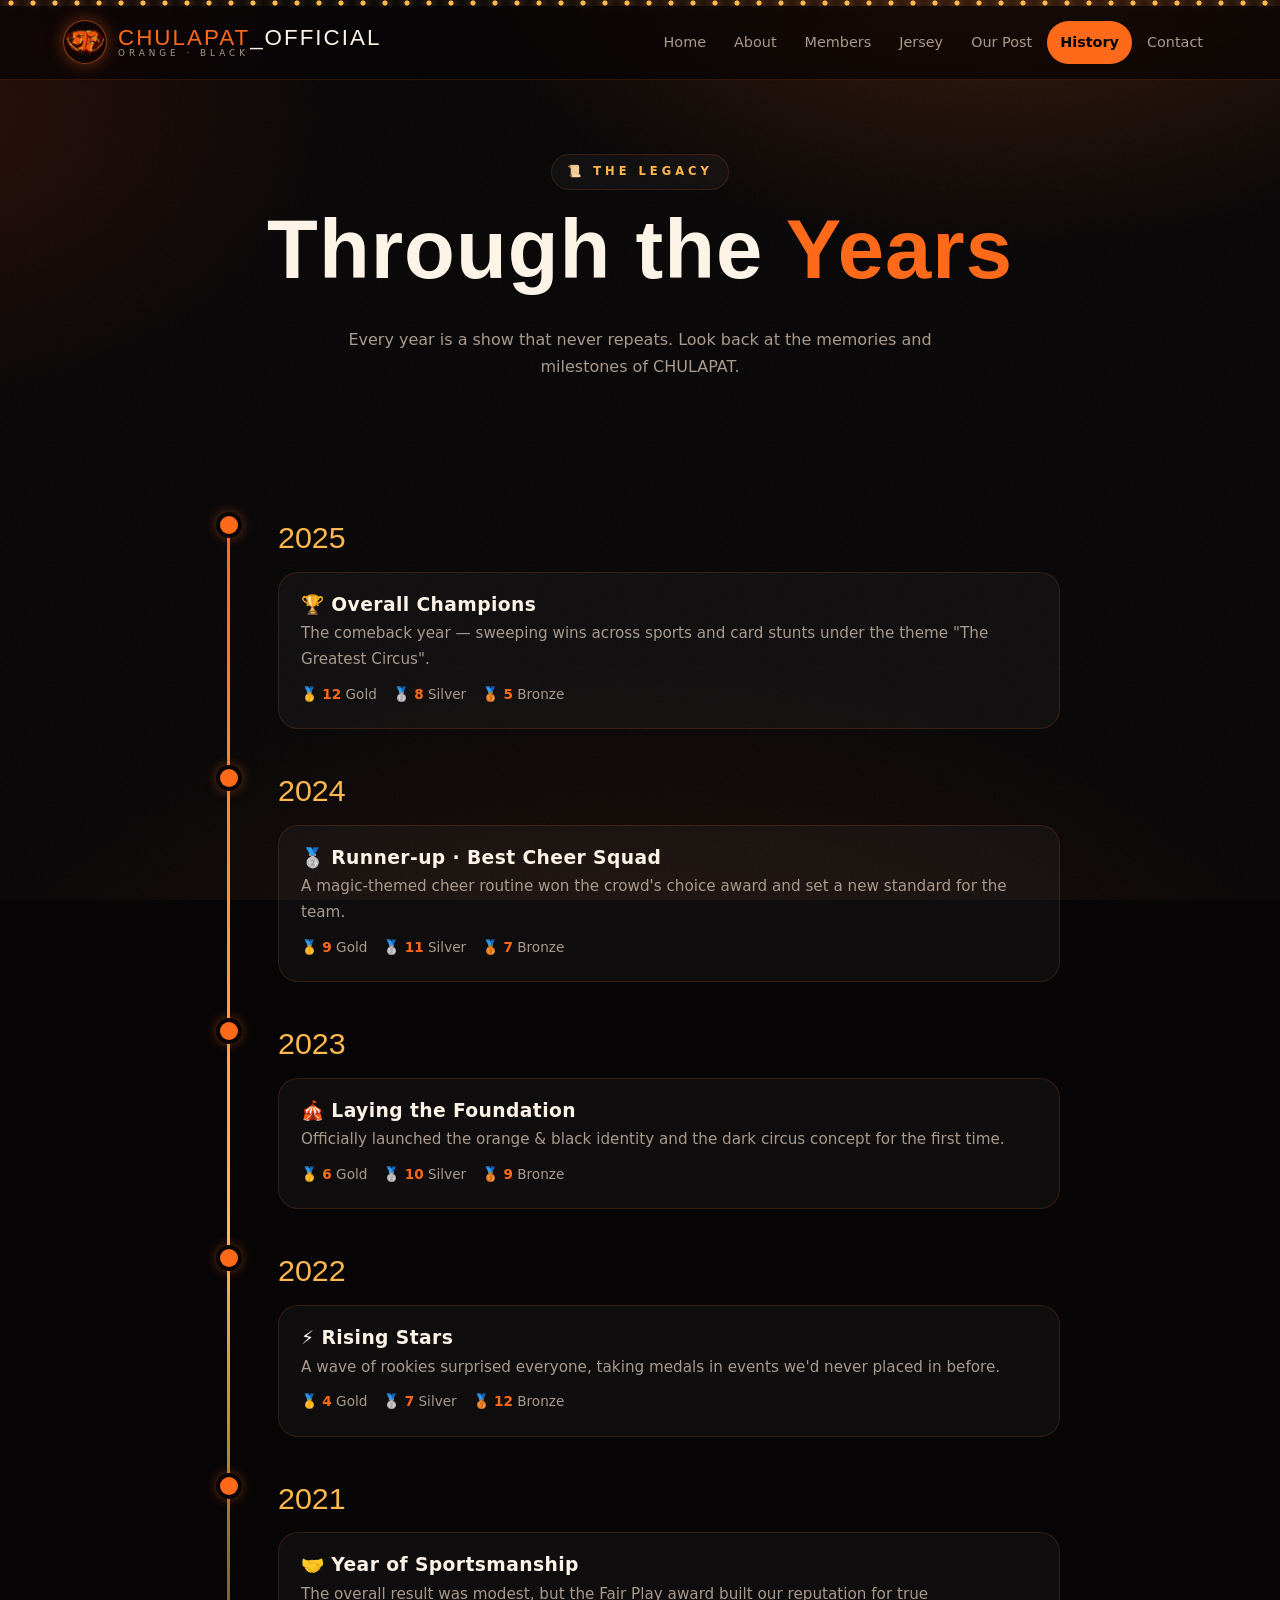
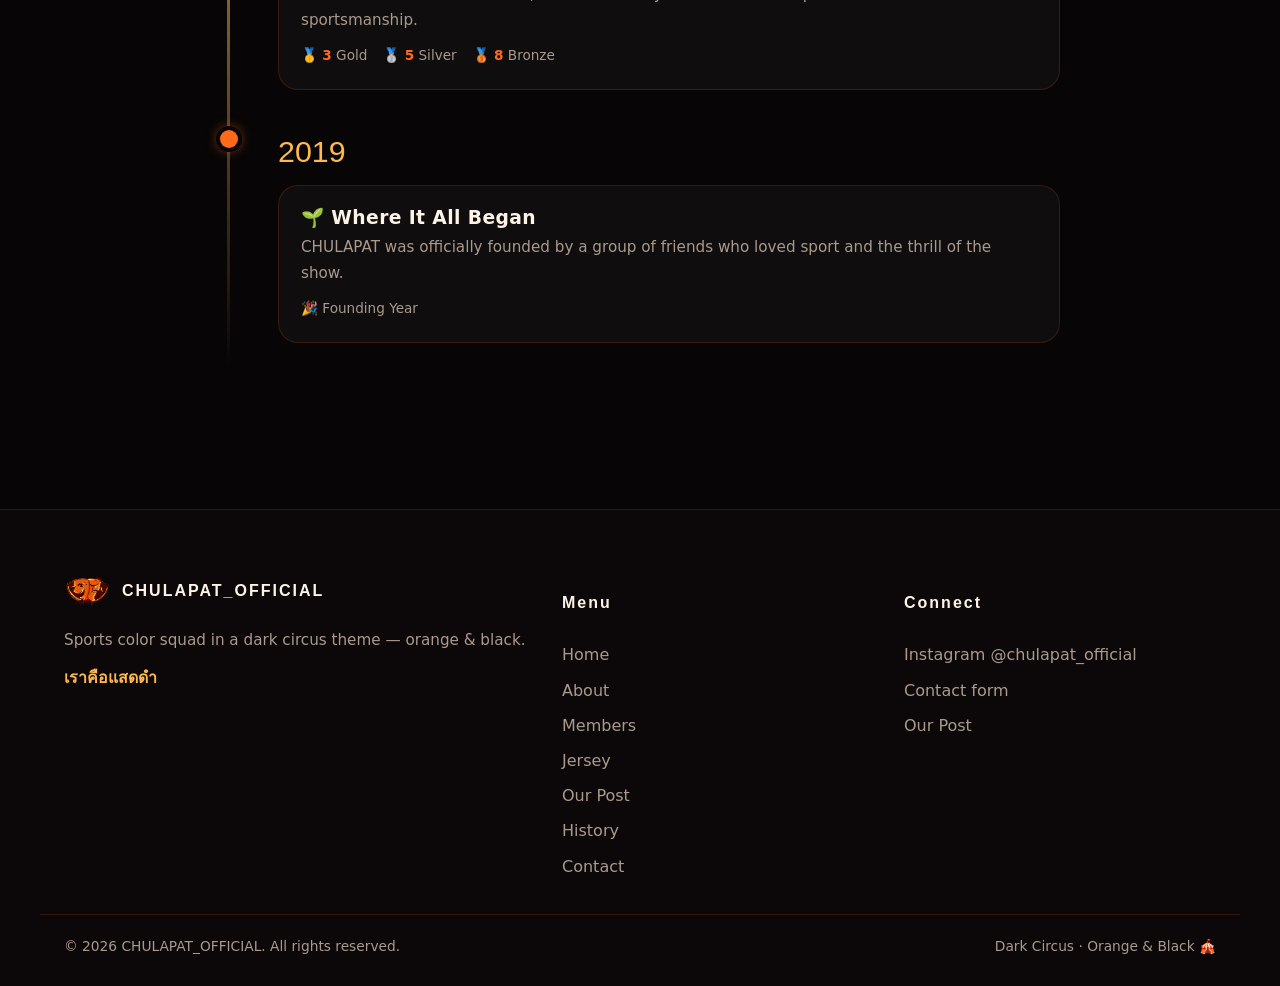
<file: history.html>
<!DOCTYPE html>
<html lang="en">
<head>
  <meta charset="UTF-8" />
  <meta name="viewport" content="width=device-width, initial-scale=1" />
  <meta http-equiv="Content-Security-Policy" content="default-src 'self'; img-src 'self' data:; style-src 'self' 'unsafe-inline' https://fonts.googleapis.com; font-src 'self' https://fonts.gstatic.com; script-src 'self'; base-uri 'self'; form-action 'self'; frame-ancestors 'none'; object-src 'none'" />
  <meta name="referrer" content="strict-origin-when-cross-origin" />
  <meta name="color-scheme" content="dark" />
  <meta name="description" content="The legacy of CHULAPAT_OFFICIAL — results and milestones through the years." />
  <title>History · CHULAPAT_OFFICIAL</title>
  <link rel="preconnect" href="https://fonts.googleapis.com" />
  <link rel="preconnect" href="https://fonts.gstatic.com" crossorigin />
  <link href="https://fonts.googleapis.com/css2?family=Bebas+Neue&family=Space+Grotesk:wght@400;500;600;700&family=Noto+Sans+Thai:wght@400;600;700&display=swap" rel="stylesheet" />
  <link rel="stylesheet" href="css/styles.css" />
</head>
<body>
  <a class="skip-link" href="#main">Skip to main content</a>
  <header data-nav></header>

  <main id="main">
    <section class="page-head">
      <div class="container">
        <span class="eyebrow">📜 The Legacy</span>
        <h1>Through the <em>Years</em></h1>
        <p>Every year is a show that never repeats. Look back at the memories and milestones of CHULAPAT.</p>
      </div>
    </section>

    <section class="section">
      <div class="container">
        <div class="timeline">
          <div class="tl-item reveal">
            <div class="tl-year">2025</div>
            <div class="tl-card">
              <h3>🏆 Overall Champions</h3>
              <p class="card__text">The comeback year — sweeping wins across sports and card stunts under the theme "The Greatest Circus".</p>
              <div class="tl-medals"><span>🥇 <b>12</b> Gold</span><span>🥈 <b>8</b> Silver</span><span>🥉 <b>5</b> Bronze</span></div>
            </div>
          </div>

          <div class="tl-item reveal">
            <div class="tl-year">2024</div>
            <div class="tl-card">
              <h3>🥈 Runner-up · Best Cheer Squad</h3>
              <p class="card__text">A magic-themed cheer routine won the crowd's choice award and set a new standard for the team.</p>
              <div class="tl-medals"><span>🥇 <b>9</b> Gold</span><span>🥈 <b>11</b> Silver</span><span>🥉 <b>7</b> Bronze</span></div>
            </div>
          </div>

          <div class="tl-item reveal">
            <div class="tl-year">2023</div>
            <div class="tl-card">
              <h3>🎪 Laying the Foundation</h3>
              <p class="card__text">Officially launched the orange &amp; black identity and the dark circus concept for the first time.</p>
              <div class="tl-medals"><span>🥇 <b>6</b> Gold</span><span>🥈 <b>10</b> Silver</span><span>🥉 <b>9</b> Bronze</span></div>
            </div>
          </div>

          <div class="tl-item reveal">
            <div class="tl-year">2022</div>
            <div class="tl-card">
              <h3>⚡ Rising Stars</h3>
              <p class="card__text">A wave of rookies surprised everyone, taking medals in events we'd never placed in before.</p>
              <div class="tl-medals"><span>🥇 <b>4</b> Gold</span><span>🥈 <b>7</b> Silver</span><span>🥉 <b>12</b> Bronze</span></div>
            </div>
          </div>

          <div class="tl-item reveal">
            <div class="tl-year">2021</div>
            <div class="tl-card">
              <h3>🤝 Year of Sportsmanship</h3>
              <p class="card__text">The overall result was modest, but the Fair Play award built our reputation for true sportsmanship.</p>
              <div class="tl-medals"><span>🥇 <b>3</b> Gold</span><span>🥈 <b>5</b> Silver</span><span>🥉 <b>8</b> Bronze</span></div>
            </div>
          </div>

          <div class="tl-item reveal">
            <div class="tl-year">2019</div>
            <div class="tl-card">
              <h3>🌱 Where It All Began</h3>
              <p class="card__text">CHULAPAT was officially founded by a group of friends who loved sport and the thrill of the show.</p>
              <div class="tl-medals"><span>🎉 Founding Year</span></div>
            </div>
          </div>
        </div>
      </div>
    </section>
  </main>

  <div data-footer></div>
  <script src="js/main.js" defer></script>
</body>
</html>
</file>
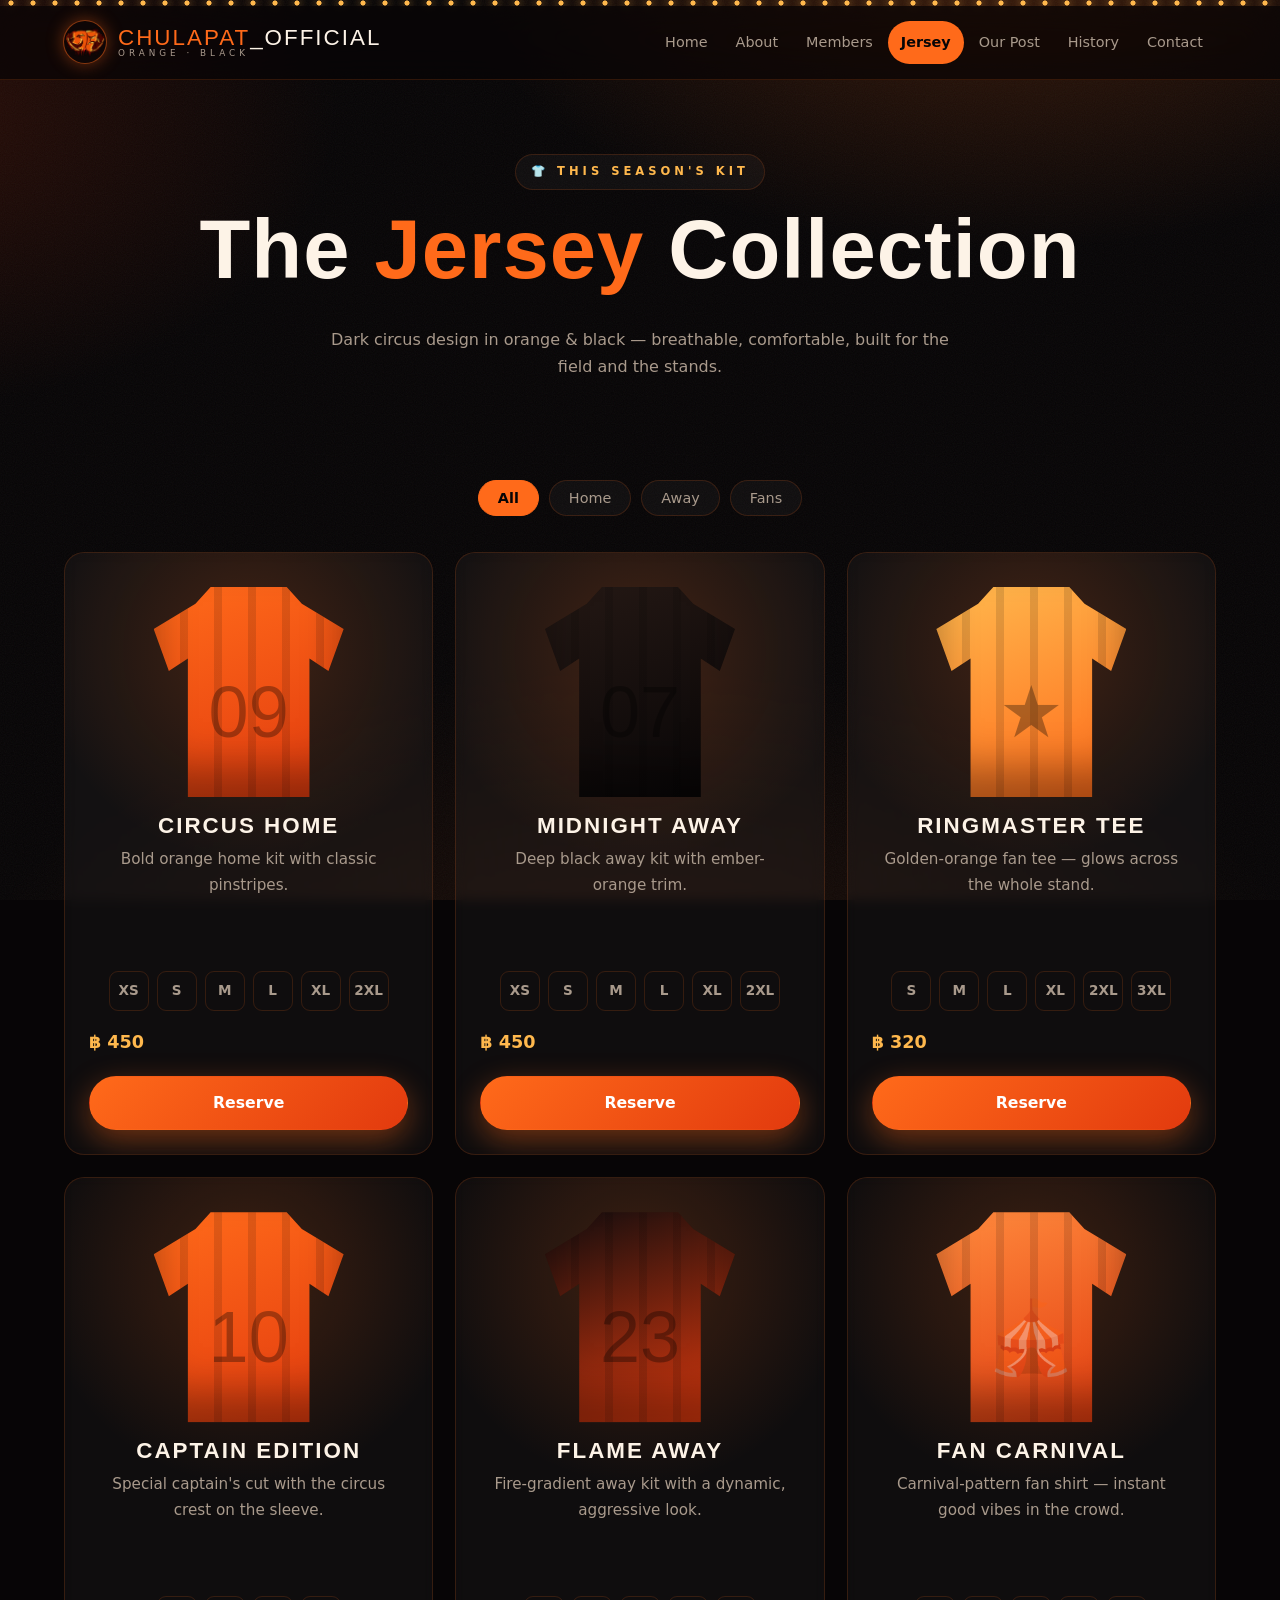
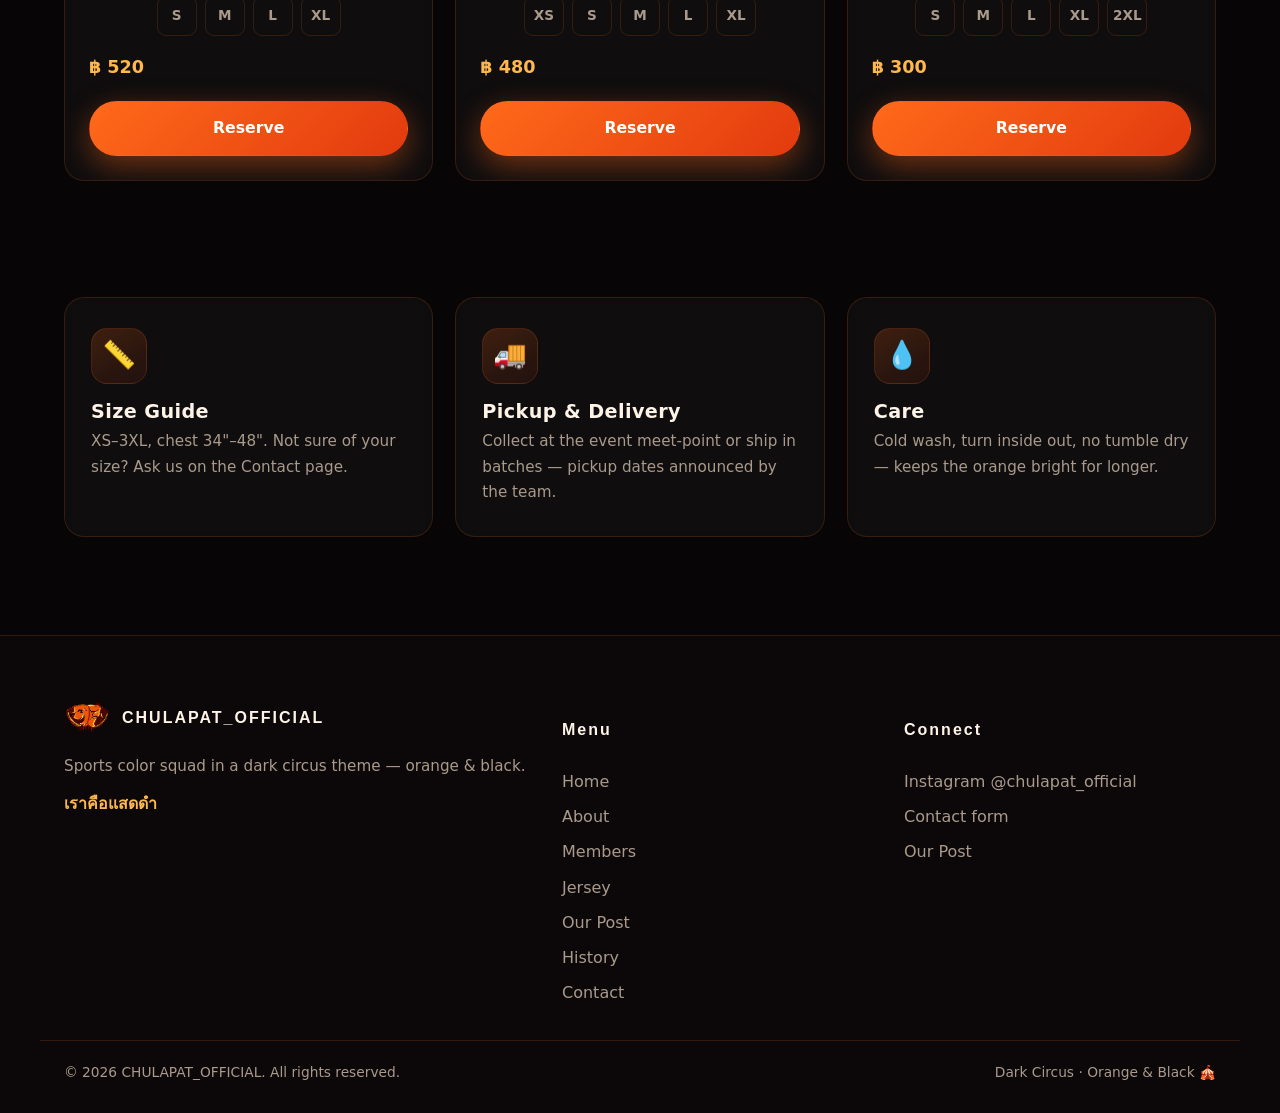
<file: jersey.html>
<!DOCTYPE html>
<html lang="en">
<head>
  <meta charset="UTF-8" />
  <meta name="viewport" content="width=device-width, initial-scale=1" />
  <meta http-equiv="Content-Security-Policy" content="default-src 'self'; img-src 'self' data:; style-src 'self' 'unsafe-inline' https://fonts.googleapis.com; font-src 'self' https://fonts.gstatic.com; script-src 'self'; base-uri 'self'; form-action 'self'; frame-ancestors 'none'; object-src 'none'" />
  <meta name="referrer" content="strict-origin-when-cross-origin" />
  <meta name="color-scheme" content="dark" />
  <meta name="description" content="CHULAPAT_OFFICIAL jerseys — dark circus design in orange & black, with sizes and pricing." />
  <title>Jersey · CHULAPAT_OFFICIAL</title>
  <link rel="preconnect" href="https://fonts.googleapis.com" />
  <link rel="preconnect" href="https://fonts.gstatic.com" crossorigin />
  <link href="https://fonts.googleapis.com/css2?family=Bebas+Neue&family=Space+Grotesk:wght@400;500;600;700&family=Noto+Sans+Thai:wght@400;600;700&display=swap" rel="stylesheet" />
  <link rel="stylesheet" href="css/styles.css" />
</head>
<body>
  <a class="skip-link" href="#main">Skip to main content</a>
  <header data-nav></header>

  <main id="main">
    <section class="page-head">
      <div class="container">
        <span class="eyebrow">👕 This Season's Kit</span>
        <h1>The <em>Jersey</em> Collection</h1>
        <p>Dark circus design in orange &amp; black — breathable, comfortable, built for the field and the stands.</p>
      </div>
    </section>

    <section class="section section--tight">
      <div class="container">
        <div class="filters" data-filter-group data-target="#jersey-grid">
          <button class="chip is-active" data-cat="all">All</button>
          <button class="chip" data-cat="home">Home</button>
          <button class="chip" data-cat="away">Away</button>
          <button class="chip" data-cat="cheer">Fans</button>
        </div>

        <div class="grid grid--3" id="jersey-grid">
          <article class="card reveal" data-cat="home">
            <div class="jersey">
              <div class="jersey__shirt" data-num="09" aria-hidden="true"><span class="jersey__stripes"></span></div>
              <h3 class="jersey__name">CIRCUS HOME</h3>
              <p class="card__text">Bold orange home kit with classic pinstripes.</p>
            </div>
            <div class="card__body">
              <div class="sizes" aria-label="Available sizes"><span>XS</span><span>S</span><span>M</span><span>L</span><span>XL</span><span>2XL</span></div>
              <p class="jersey__price">฿ 450</p>
              <a class="btn btn--primary" href="contact.html" style="width:100%;justify-content:center">Reserve</a>
            </div>
          </article>

          <article class="card reveal" data-cat="away">
            <div class="jersey">
              <div class="jersey__shirt" data-num="07" aria-hidden="true" style="background:linear-gradient(160deg,#241814,#070506)"><span class="jersey__stripes"></span></div>
              <h3 class="jersey__name">MIDNIGHT AWAY</h3>
              <p class="card__text">Deep black away kit with ember-orange trim.</p>
            </div>
            <div class="card__body">
              <div class="sizes" aria-label="Available sizes"><span>XS</span><span>S</span><span>M</span><span>L</span><span>XL</span><span>2XL</span></div>
              <p class="jersey__price">฿ 450</p>
              <a class="btn btn--primary" href="contact.html" style="width:100%;justify-content:center">Reserve</a>
            </div>
          </article>

          <article class="card reveal" data-cat="cheer">
            <div class="jersey">
              <div class="jersey__shirt" data-num="★" aria-hidden="true" style="background:linear-gradient(160deg,#FFB84D,#FF6A1A)"><span class="jersey__stripes"></span></div>
              <h3 class="jersey__name">RINGMASTER TEE</h3>
              <p class="card__text">Golden-orange fan tee — glows across the whole stand.</p>
            </div>
            <div class="card__body">
              <div class="sizes" aria-label="Available sizes"><span>S</span><span>M</span><span>L</span><span>XL</span><span>2XL</span><span>3XL</span></div>
              <p class="jersey__price">฿ 320</p>
              <a class="btn btn--primary" href="contact.html" style="width:100%;justify-content:center">Reserve</a>
            </div>
          </article>

          <article class="card reveal" data-cat="home">
            <div class="jersey">
              <div class="jersey__shirt" data-num="10" aria-hidden="true"><span class="jersey__stripes"></span></div>
              <h3 class="jersey__name">CAPTAIN EDITION</h3>
              <p class="card__text">Special captain's cut with the circus crest on the sleeve.</p>
            </div>
            <div class="card__body">
              <div class="sizes" aria-label="Available sizes"><span>S</span><span>M</span><span>L</span><span>XL</span></div>
              <p class="jersey__price">฿ 520</p>
              <a class="btn btn--primary" href="contact.html" style="width:100%;justify-content:center">Reserve</a>
            </div>
          </article>

          <article class="card reveal" data-cat="away">
            <div class="jersey">
              <div class="jersey__shirt" data-num="23" aria-hidden="true" style="background:linear-gradient(160deg,#120C0D,#E23A0E)"><span class="jersey__stripes"></span></div>
              <h3 class="jersey__name">FLAME AWAY</h3>
              <p class="card__text">Fire-gradient away kit with a dynamic, aggressive look.</p>
            </div>
            <div class="card__body">
              <div class="sizes" aria-label="Available sizes"><span>XS</span><span>S</span><span>M</span><span>L</span><span>XL</span></div>
              <p class="jersey__price">฿ 480</p>
              <a class="btn btn--primary" href="contact.html" style="width:100%;justify-content:center">Reserve</a>
            </div>
          </article>

          <article class="card reveal" data-cat="cheer">
            <div class="jersey">
              <div class="jersey__shirt" data-num="🎪" aria-hidden="true" style="background:linear-gradient(160deg,#FF8A3D,#E23A0E)"><span class="jersey__stripes"></span></div>
              <h3 class="jersey__name">FAN CARNIVAL</h3>
              <p class="card__text">Carnival-pattern fan shirt — instant good vibes in the crowd.</p>
            </div>
            <div class="card__body">
              <div class="sizes" aria-label="Available sizes"><span>S</span><span>M</span><span>L</span><span>XL</span><span>2XL</span></div>
              <p class="jersey__price">฿ 300</p>
              <a class="btn btn--primary" href="contact.html" style="width:100%;justify-content:center">Reserve</a>
            </div>
          </article>
        </div>
      </div>
    </section>

    <section class="section section--tight">
      <div class="container grid grid--3">
        <article class="card feature reveal">
          <div class="feature__icon" aria-hidden="true">📏</div>
          <h3 class="card__title">Size Guide</h3>
          <p class="card__text">XS–3XL, chest 34"–48". Not sure of your size? Ask us on the Contact page.</p>
        </article>
        <article class="card feature reveal">
          <div class="feature__icon" aria-hidden="true">🚚</div>
          <h3 class="card__title">Pickup &amp; Delivery</h3>
          <p class="card__text">Collect at the event meet-point or ship in batches — pickup dates announced by the team.</p>
        </article>
        <article class="card feature reveal">
          <div class="feature__icon" aria-hidden="true">💧</div>
          <h3 class="card__title">Care</h3>
          <p class="card__text">Cold wash, turn inside out, no tumble dry — keeps the orange bright for longer.</p>
        </article>
      </div>
    </section>
  </main>

  <div data-footer></div>
  <script src="js/main.js" defer></script>
</body>
</html>
</file>
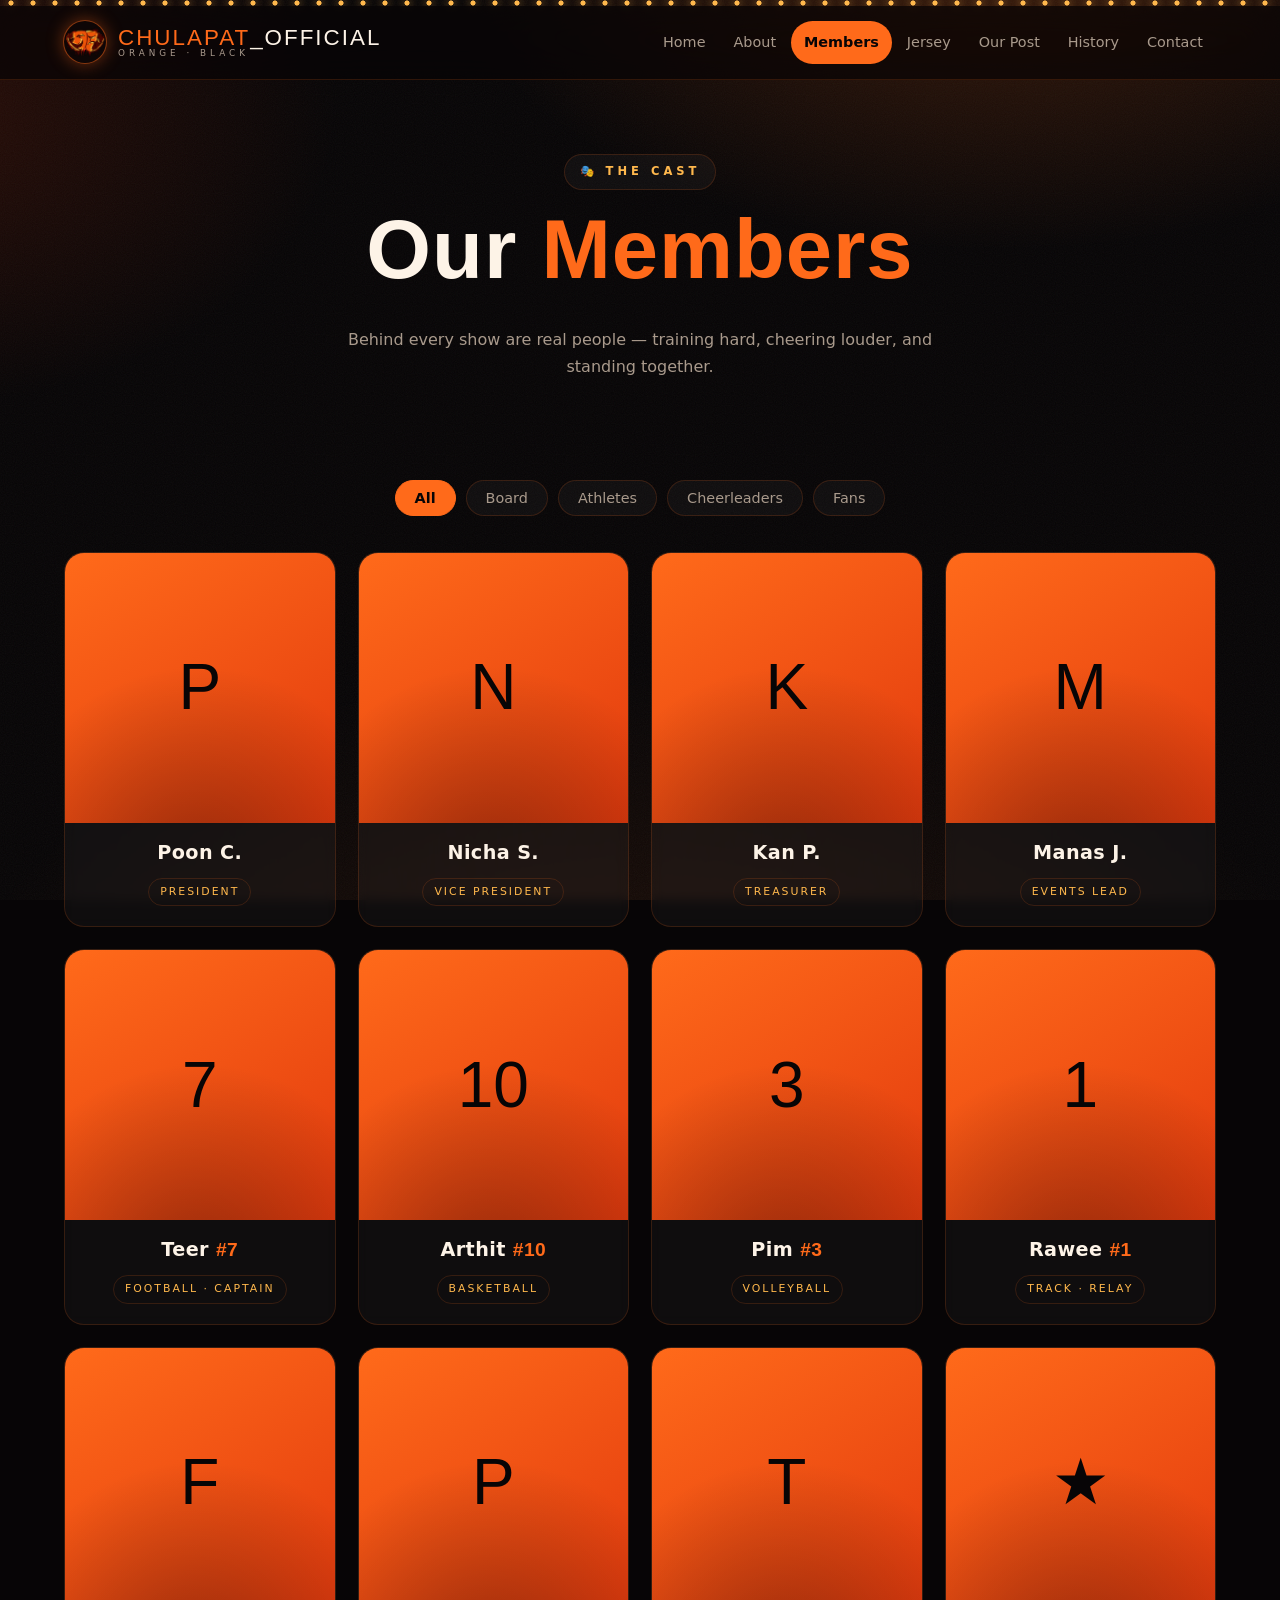
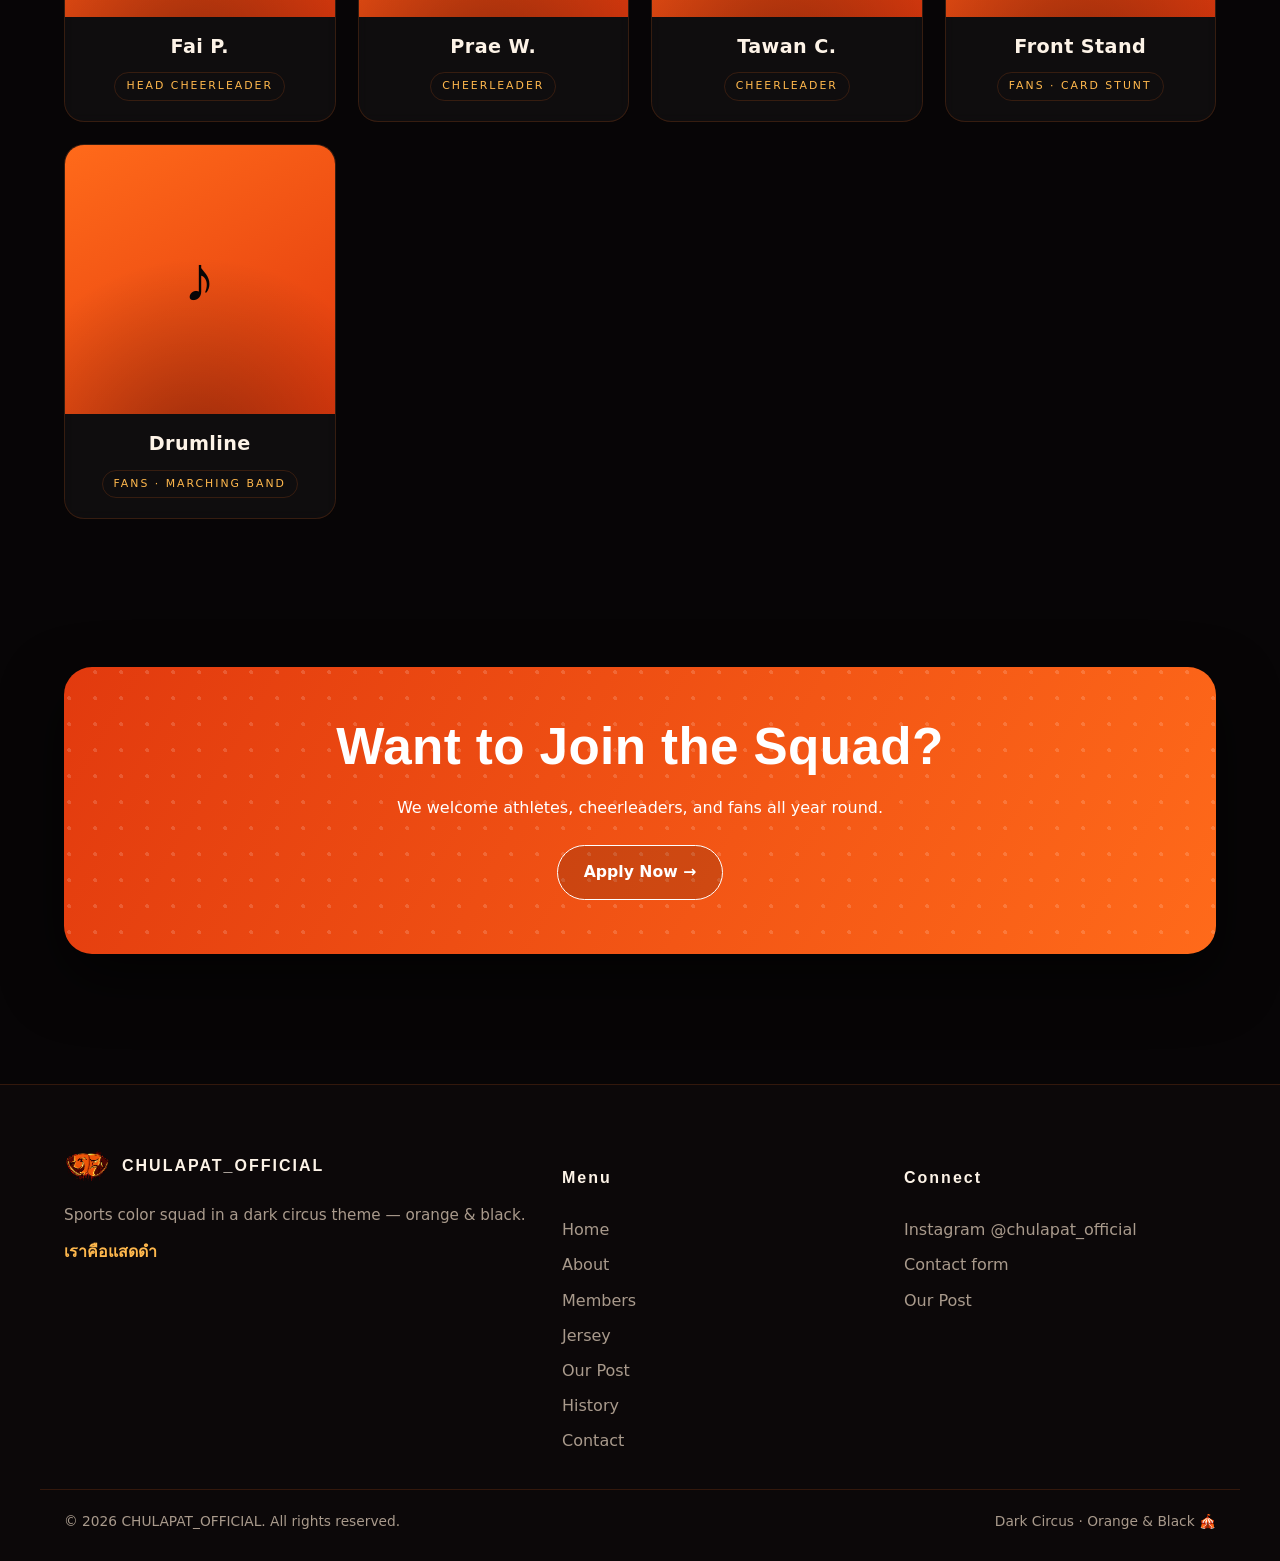
<file: members.html>
<!DOCTYPE html>
<html lang="en">
<head>
  <meta charset="UTF-8" />
  <meta name="viewport" content="width=device-width, initial-scale=1" />
  <meta http-equiv="Content-Security-Policy" content="default-src 'self'; img-src 'self' data:; style-src 'self' 'unsafe-inline' https://fonts.googleapis.com; font-src 'self' https://fonts.gstatic.com; script-src 'self'; base-uri 'self'; form-action 'self'; frame-ancestors 'none'; object-src 'none'" />
  <meta name="referrer" content="strict-origin-when-cross-origin" />
  <meta name="color-scheme" content="dark" />
  <meta name="description" content="Meet the CHULAPAT_OFFICIAL squad — board, athletes, cheerleaders and fans." />
  <title>Members · CHULAPAT_OFFICIAL</title>
  <link rel="preconnect" href="https://fonts.googleapis.com" />
  <link rel="preconnect" href="https://fonts.gstatic.com" crossorigin />
  <link href="https://fonts.googleapis.com/css2?family=Bebas+Neue&family=Space+Grotesk:wght@400;500;600;700&family=Noto+Sans+Thai:wght@400;600;700&display=swap" rel="stylesheet" />
  <link rel="stylesheet" href="css/styles.css" />
</head>
<body>
  <a class="skip-link" href="#main">Skip to main content</a>
  <header data-nav></header>

  <main id="main">
    <section class="page-head">
      <div class="container">
        <span class="eyebrow">🎭 The Cast</span>
        <h1>Our <em>Members</em></h1>
        <p>Behind every show are real people — training hard, cheering louder, and standing together.</p>
      </div>
    </section>

    <section class="section section--tight">
      <div class="container">
        <div class="filters" data-filter-group data-target="#members-grid">
          <button class="chip is-active" data-cat="all">All</button>
          <button class="chip" data-cat="board">Board</button>
          <button class="chip" data-cat="athlete">Athletes</button>
          <button class="chip" data-cat="cheer">Cheerleaders</button>
          <button class="chip" data-cat="stand">Fans</button>
        </div>

        <div class="grid grid--4" id="members-grid">
          <article class="card member reveal" data-cat="board">
            <div class="member__avatar" aria-hidden="true">P</div>
            <div class="member__body"><h3 class="card__title">Poon C.</h3><span class="member__role">President</span></div>
          </article>
          <article class="card member reveal" data-cat="board">
            <div class="member__avatar" aria-hidden="true">N</div>
            <div class="member__body"><h3 class="card__title">Nicha S.</h3><span class="member__role">Vice President</span></div>
          </article>
          <article class="card member reveal" data-cat="board">
            <div class="member__avatar" aria-hidden="true">K</div>
            <div class="member__body"><h3 class="card__title">Kan P.</h3><span class="member__role">Treasurer</span></div>
          </article>
          <article class="card member reveal" data-cat="board">
            <div class="member__avatar" aria-hidden="true">M</div>
            <div class="member__body"><h3 class="card__title">Manas J.</h3><span class="member__role">Events Lead</span></div>
          </article>

          <article class="card member reveal" data-cat="athlete">
            <div class="member__avatar" aria-hidden="true">7</div>
            <div class="member__body"><h3 class="card__title">Teer <span class="member__num">#7</span></h3><span class="member__role">Football · Captain</span></div>
          </article>
          <article class="card member reveal" data-cat="athlete">
            <div class="member__avatar" aria-hidden="true">10</div>
            <div class="member__body"><h3 class="card__title">Arthit <span class="member__num">#10</span></h3><span class="member__role">Basketball</span></div>
          </article>
          <article class="card member reveal" data-cat="athlete">
            <div class="member__avatar" aria-hidden="true">3</div>
            <div class="member__body"><h3 class="card__title">Pim <span class="member__num">#3</span></h3><span class="member__role">Volleyball</span></div>
          </article>
          <article class="card member reveal" data-cat="athlete">
            <div class="member__avatar" aria-hidden="true">1</div>
            <div class="member__body"><h3 class="card__title">Rawee <span class="member__num">#1</span></h3><span class="member__role">Track · Relay</span></div>
          </article>

          <article class="card member reveal" data-cat="cheer">
            <div class="member__avatar" aria-hidden="true">F</div>
            <div class="member__body"><h3 class="card__title">Fai P.</h3><span class="member__role">Head Cheerleader</span></div>
          </article>
          <article class="card member reveal" data-cat="cheer">
            <div class="member__avatar" aria-hidden="true">P</div>
            <div class="member__body"><h3 class="card__title">Prae W.</h3><span class="member__role">Cheerleader</span></div>
          </article>
          <article class="card member reveal" data-cat="cheer">
            <div class="member__avatar" aria-hidden="true">T</div>
            <div class="member__body"><h3 class="card__title">Tawan C.</h3><span class="member__role">Cheerleader</span></div>
          </article>

          <article class="card member reveal" data-cat="stand">
            <div class="member__avatar" aria-hidden="true">★</div>
            <div class="member__body"><h3 class="card__title">Front Stand</h3><span class="member__role">Fans · Card Stunt</span></div>
          </article>
          <article class="card member reveal" data-cat="stand">
            <div class="member__avatar" aria-hidden="true">♪</div>
            <div class="member__body"><h3 class="card__title">Drumline</h3><span class="member__role">Fans · Marching Band</span></div>
          </article>
        </div>
      </div>
    </section>

    <section class="section">
      <div class="container">
        <div class="cta-band reveal">
          <h2>Want to Join the Squad?</h2>
          <p style="max-width:520px;margin:10px auto 24px">We welcome athletes, cheerleaders, and fans all year round.</p>
          <a class="btn btn--ghost" href="contact.html" style="border-color:#fff;color:#fff;background:rgba(0,0,0,0.15)">Apply Now →</a>
        </div>
      </div>
    </section>
  </main>

  <div data-footer></div>
  <script src="js/main.js" defer></script>
</body>
</html>
</file>
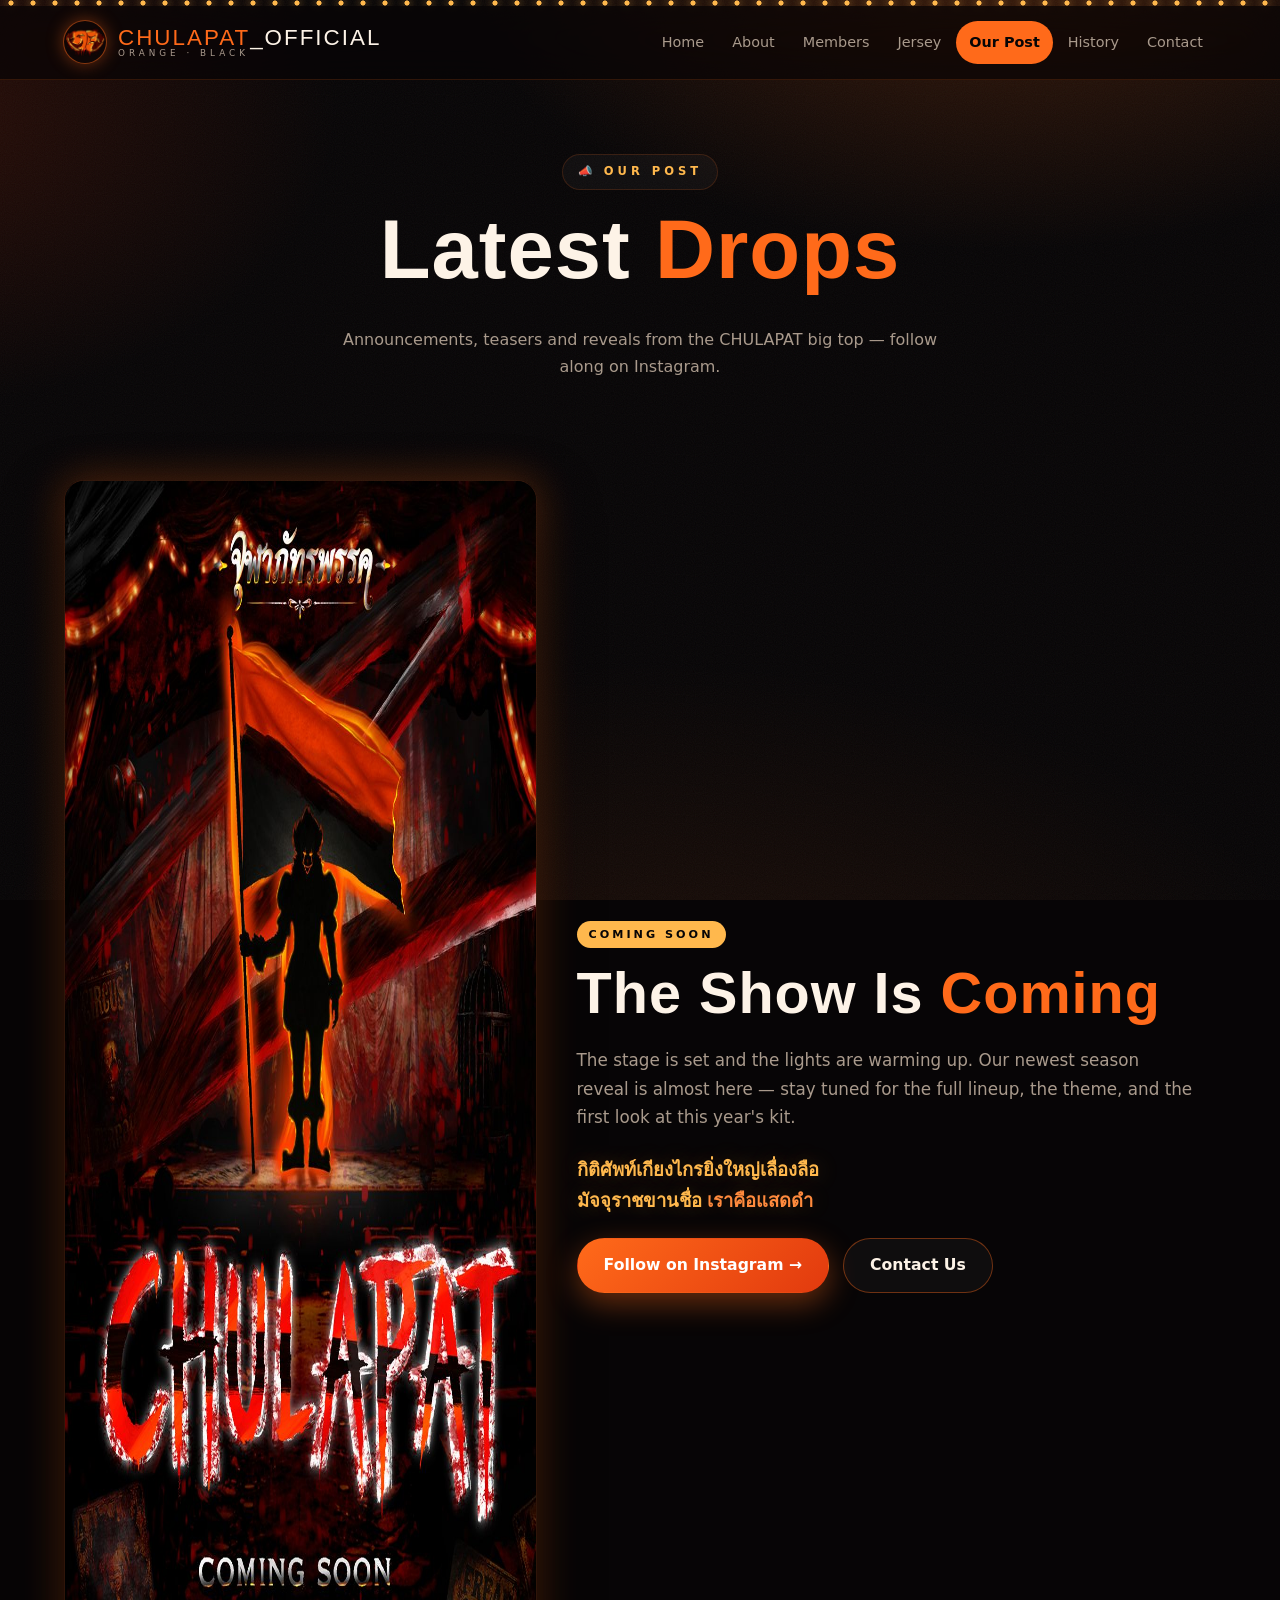
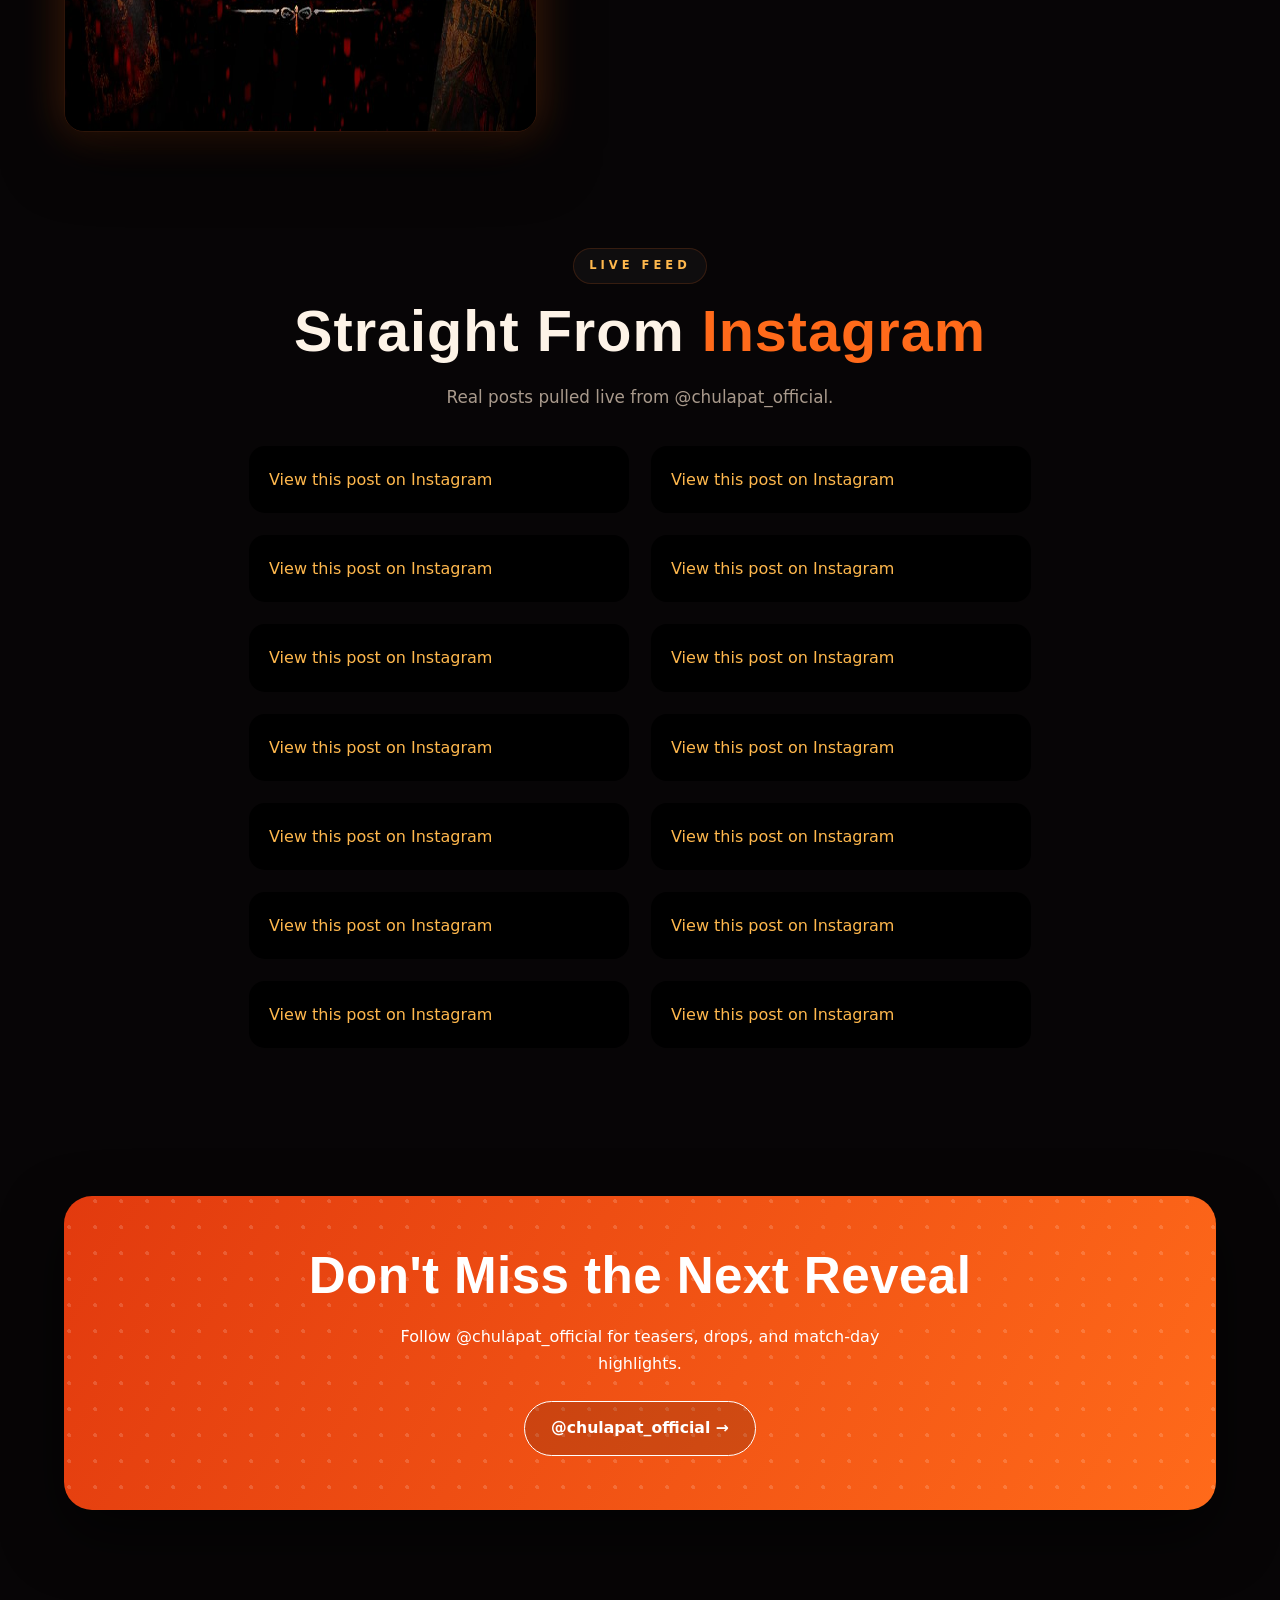
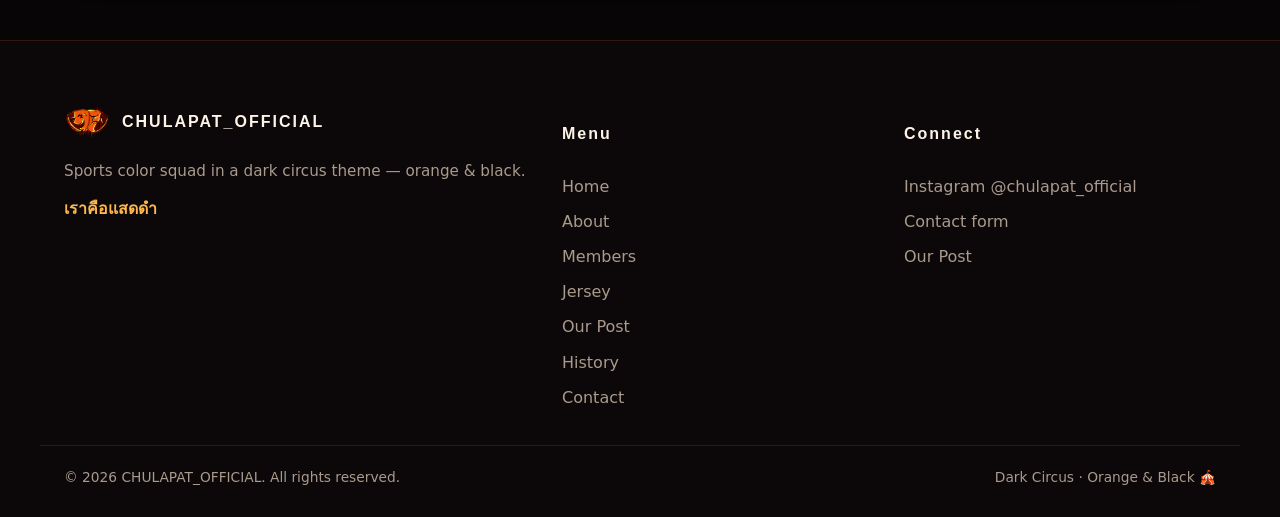
<file: ourpost.html>
<!DOCTYPE html>
<html lang="en">
<head>
  <meta charset="UTF-8" />
  <meta name="viewport" content="width=device-width, initial-scale=1" />
  <!-- Relaxed CSP: this page only, to allow official Instagram post embeds -->
  <meta http-equiv="Content-Security-Policy" content="default-src 'self'; img-src 'self' data: https://*.cdninstagram.com https://*.fbcdn.net; style-src 'self' 'unsafe-inline' https://fonts.googleapis.com; font-src 'self' https://fonts.gstatic.com; script-src 'self' https://www.instagram.com https://platform.instagram.com; frame-src https://www.instagram.com; connect-src 'self' https://www.instagram.com https://graph.instagram.com; base-uri 'self'; form-action 'self'; frame-ancestors 'none'; object-src 'none'" />
  <meta name="referrer" content="strict-origin-when-cross-origin" />
  <meta name="color-scheme" content="dark" />
  <meta name="description" content="Our Post — the latest drops and announcements from CHULAPAT_OFFICIAL." />
  <title>Our Post · CHULAPAT_OFFICIAL</title>
  <link rel="preconnect" href="https://fonts.googleapis.com" />
  <link rel="preconnect" href="https://fonts.gstatic.com" crossorigin />
  <link href="https://fonts.googleapis.com/css2?family=Bebas+Neue&family=Space+Grotesk:wght@400;500;600;700&family=Noto+Sans+Thai:wght@400;600;700&display=swap" rel="stylesheet" />
  <link rel="stylesheet" href="css/styles.css" />
</head>
<body>
  <a class="skip-link" href="#main">Skip to main content</a>
  <header data-nav></header>

  <main id="main">
    <section class="page-head">
      <div class="container">
        <span class="eyebrow">📣 Our Post</span>
        <h1>Latest <em>Drops</em></h1>
        <p>Announcements, teasers and reveals from the CHULAPAT big top — follow along on Instagram.</p>
      </div>
    </section>

    <!-- Featured post -->
    <section class="section section--tight">
      <div class="container post-hero">
        <div class="post-hero__img reveal">
          <img src="assets/post-coming-soon.jpg" alt="CHULAPAT coming soon poster — dark circus theme" width="1000" height="1250" loading="lazy" />
        </div>
        <div class="reveal">
          <span class="badge-soon">Coming Soon</span>
          <h2 class="section__title" style="margin-top:16px">The Show Is <em>Coming</em></h2>
          <p class="section__lead">The stage is set and the lights are warming up. Our newest season reveal is almost here — stay tuned for the full lineup, the theme, and the first look at this year's kit.</p>
          <p class="hero__slogan thai" style="font-size:1.15rem">กิติศัพท์เกียงไกรยิ่งใหญ่เลื่องลือ<br />มัจจุราชขานชื่อ <b>เราคือแสดดำ</b></p>
          <div class="hero__cta" style="margin-top:22px">
            <a class="btn btn--primary" href="https://www.instagram.com/chulapat_official?igsh=MTFkbWNmbHZudmo4aQ%3D%3D&utm_source=qr" target="_blank" rel="noopener noreferrer">Follow on Instagram →</a>
            <a class="btn btn--ghost" href="contact.html">Contact Us</a>
          </div>
        </div>
      </div>
    </section>

    <!-- Live Instagram feed (official embeds) -->
    <section class="section section--tight">
      <div class="container center">
        <span class="eyebrow">Live Feed</span>
        <h2 class="section__title">Straight From <em>Instagram</em></h2>
        <p class="section__lead">Real posts pulled live from @chulapat_official.</p>
      </div>

      <!-- Embeds render here -->
      <div class="container ig-feed" id="ig-feed"></div>

      <!-- Shown only when no post links have been added yet -->
      <div class="container ig-empty" id="ig-empty">
        <div class="post-grid" style="margin-top:8px">
          <div class="post-tile"><div><div class="display">Season Reveal</div><span>Announcement</span></div></div>
          <div class="post-tile"><div><div class="display">Jersey Drop</div><span>New Kit</span></div></div>
          <div class="post-tile"><div><div class="display">Cheer Teaser</div><span>Behind the Scenes</span></div></div>
        </div>
        <p style="color:var(--text-dim);margin-top:22px">
          Live posts will appear here once post links are added in <code>js/ig-posts.js</code>.
          Meanwhile, catch everything on
          <a href="https://www.instagram.com/chulapat_official?igsh=MTFkbWNmbHZudmo4aQ%3D%3D&utm_source=qr" target="_blank" rel="noopener noreferrer" style="color:var(--gold)">Instagram →</a>
        </p>
      </div>
    </section>

    <section class="section">
      <div class="container">
        <div class="cta-band reveal">
          <h2>Don't Miss the Next Reveal</h2>
          <p style="max-width:540px;margin:10px auto 24px">Follow @chulapat_official for teasers, drops, and match-day highlights.</p>
          <a class="btn btn--ghost" href="https://www.instagram.com/chulapat_official?igsh=MTFkbWNmbHZudmo4aQ%3D%3D&utm_source=qr" target="_blank" rel="noopener noreferrer" style="border-color:#fff;color:#fff;background:rgba(0,0,0,0.15)">@chulapat_official →</a>
        </div>
      </div>
    </section>
  </main>

  <div data-footer></div>
  <script src="js/main.js" defer></script>
  <script src="js/ig-posts.js" defer></script>
  <script async src="https://www.instagram.com/embed.js"></script>
</body>
</html>
</file>
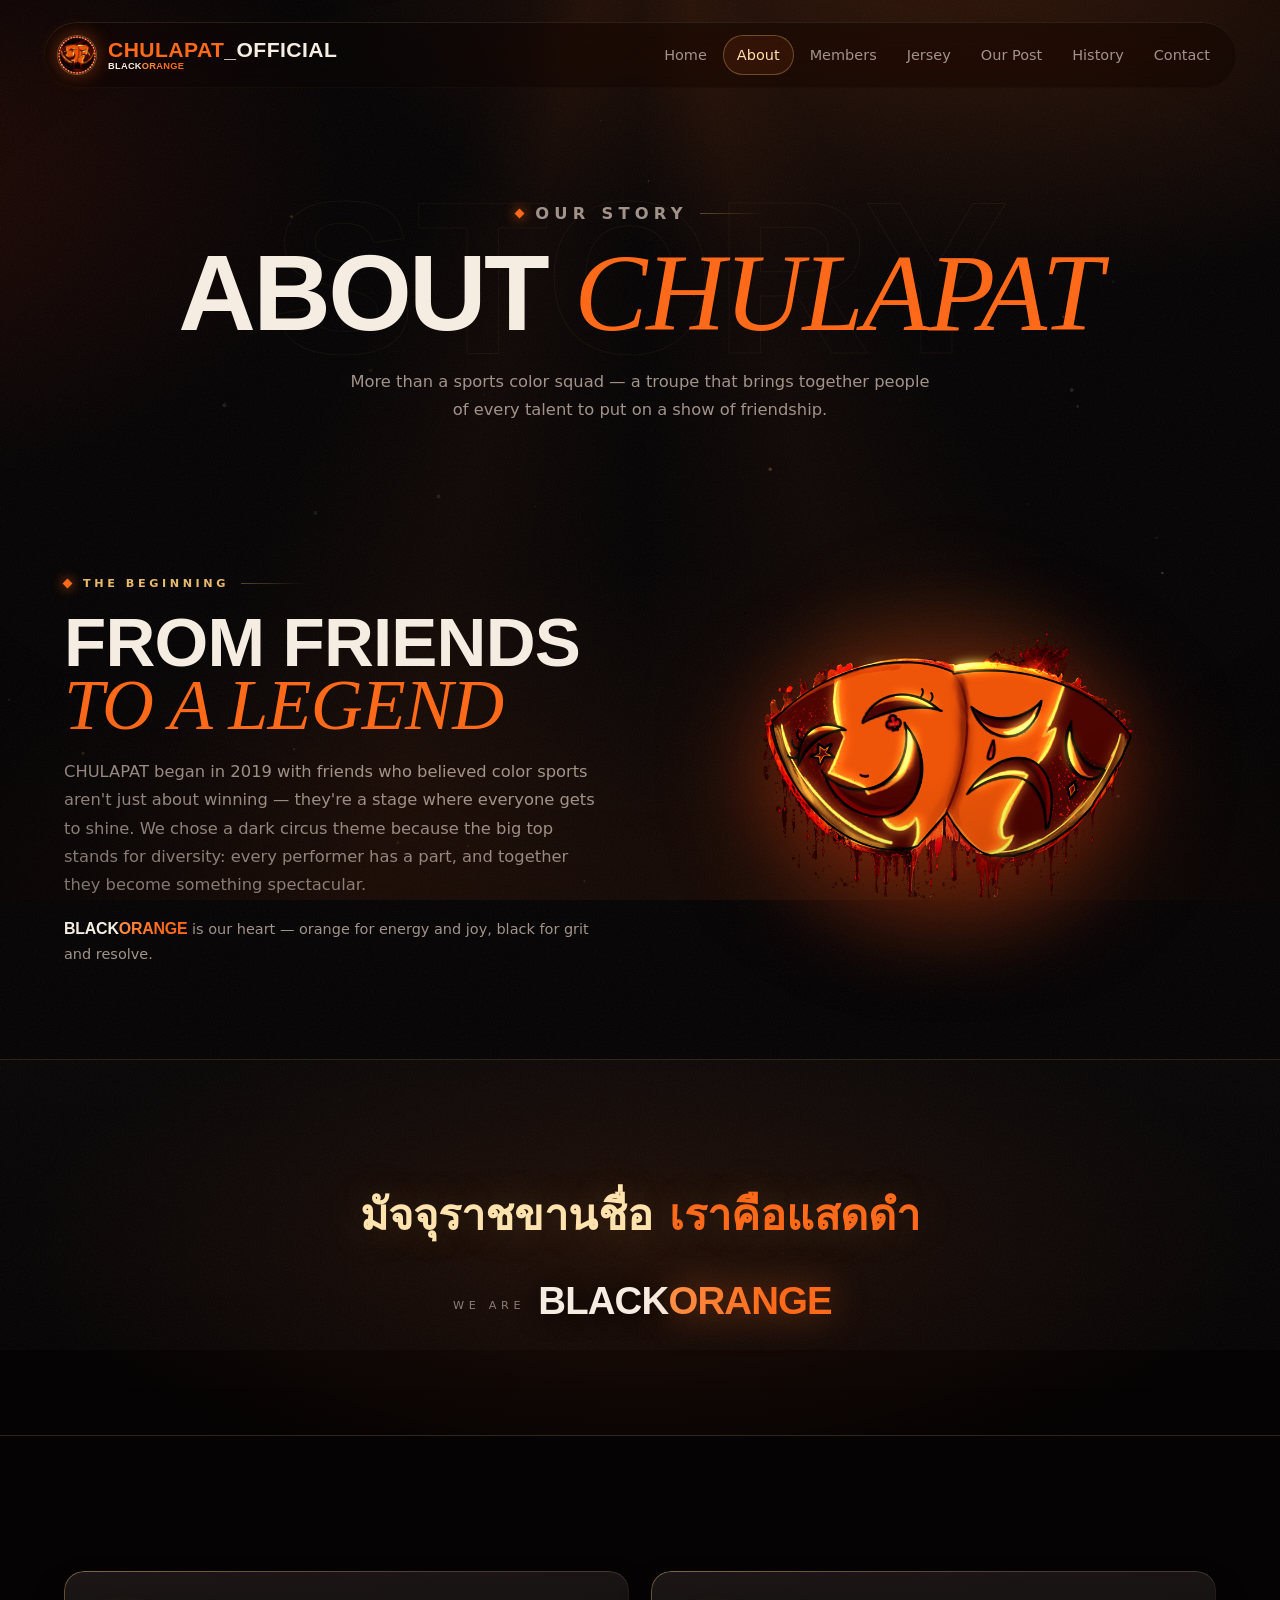
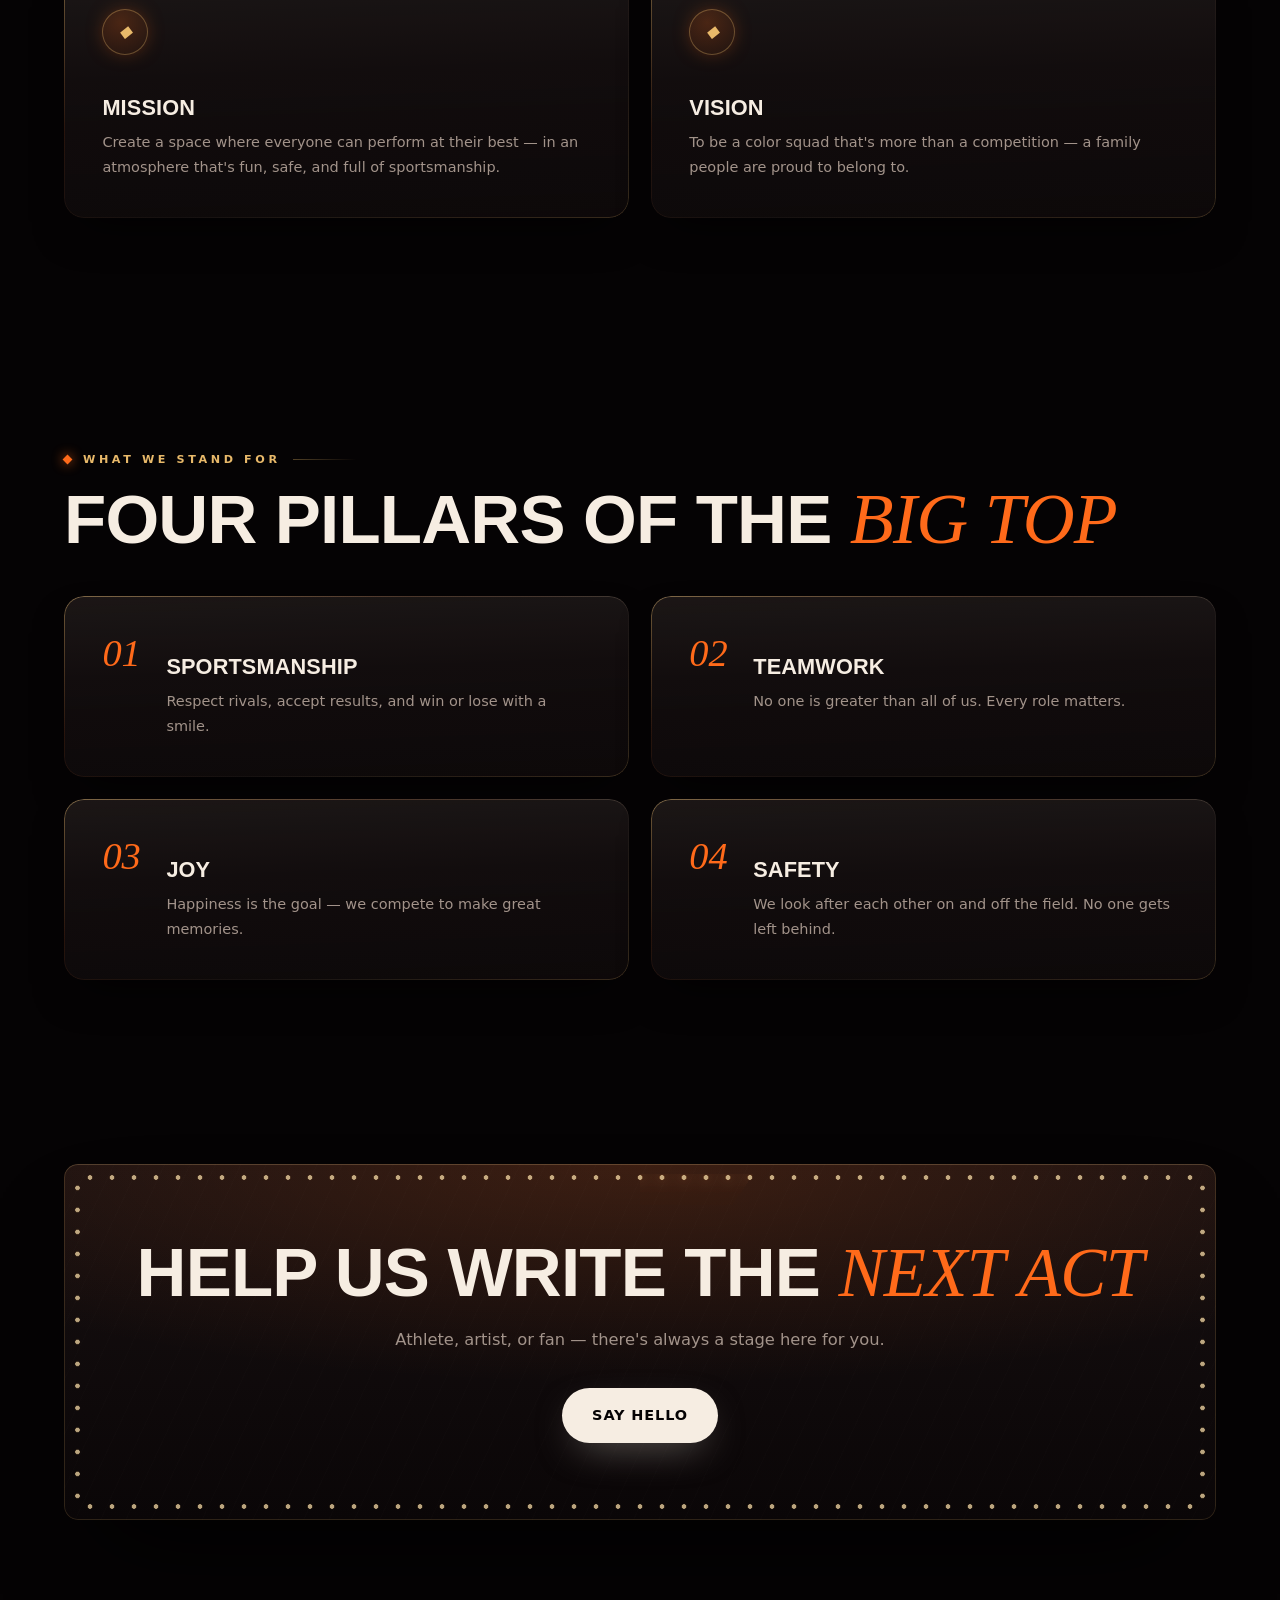
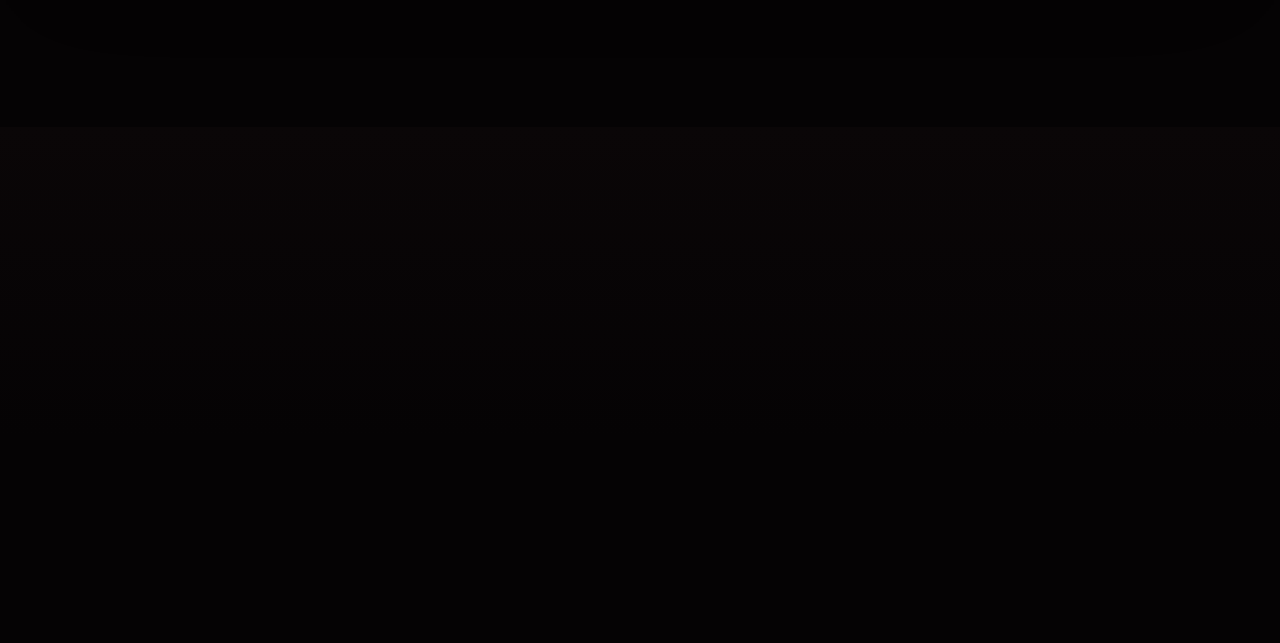
<file: public/about.html>
<!DOCTYPE html>
<html lang="en">
<head>
  <meta charset="UTF-8" />
  <meta name="viewport" content="width=device-width, initial-scale=1" />
  <meta http-equiv="Content-Security-Policy" content="default-src 'self'; img-src 'self' data:; style-src 'self' 'unsafe-inline' https://fonts.googleapis.com; font-src 'self' https://fonts.gstatic.com; script-src 'self'; base-uri 'self'; form-action 'self'; frame-ancestors 'none'; object-src 'none'" />
  <meta name="referrer" content="strict-origin-when-cross-origin" />
  <meta name="color-scheme" content="dark" />
  <meta name="description" content="About CHULAPAT_OFFICIAL — our story, mission, and the values we stand for." />
  <title>About · CHULAPAT_OFFICIAL</title>
  <meta name="theme-color" content="#050304" />

  <!-- Icons. The whole set is derived from assets/logo-mark.png by
       tools/build-icons.py — regenerate there, never edit these by hand. -->
  <link rel="icon" href="favicon.ico" sizes="32x32" />
  <link rel="icon" href="assets/icon-192.png" type="image/png" sizes="192x192" />
  <link rel="apple-touch-icon" href="assets/apple-touch-icon.png" />
  <link rel="manifest" href="site.webmanifest" />

  <!-- Link preview (LINE, Facebook, Messenger). These must be absolute URLs —
       every crawler requires it for og:image, and a relative one is resolved
       inconsistently or not at all. Origin is set in tools/build-icons.py's
       sibling note in the README; change it in all seven pages together if the
       site ever moves off workers.dev. -->
  <link rel="canonical" href="https://chulapatofficial.pcshsnst.workers.dev/about.html" />
  <meta property="og:url" content="https://chulapatofficial.pcshsnst.workers.dev/about.html" />
  <meta property="og:type" content="website" />
  <meta property="og:site_name" content="CHULAPAT_OFFICIAL" />
  <meta property="og:locale" content="th_TH" />
  <meta property="og:title" content="About · CHULAPAT_OFFICIAL" />
  <meta property="og:description" content="About CHULAPAT_OFFICIAL — our story, mission, and the values we stand for." />
  <meta property="og:image" content="https://chulapatofficial.pcshsnst.workers.dev/assets/og-cover.png" />
  <meta property="og:image:width" content="1200" />
  <meta property="og:image:height" content="630" />
  <meta property="og:image:alt" content="The CHULAPAT_OFFICIAL masks emblem beside the team wordmark on a dark ground." />
  <meta name="twitter:card" content="summary_large_image" />

  <link rel="preconnect" href="https://fonts.googleapis.com" />
  <link rel="preconnect" href="https://fonts.gstatic.com" crossorigin />
  <link href="https://fonts.googleapis.com/css2?family=Archivo:wght@400;500;600&family=Big+Shoulders+Display:wght@600;700;800;900&family=Bodoni+Moda:ital,wght@1,500;1,600&family=Noto+Sans+Thai:wght@400;600;700&display=swap" rel="stylesheet" />
  <link rel="stylesheet" href="css/styles.css" />
</head>
<body>
  <a class="skip-link" href="#main">Skip to main content</a>
  <header data-nav></header>

  <main id="main">
    <section class="page-head">
      <span class="ghost" aria-hidden="true">STORY</span>
      <div class="container">
        <p class="eyebrow">Our Story</p>
        <h1>About <em>CHULAPAT</em></h1>
        <p>More than a sports color squad — a troupe that brings together people of every talent to put on a show of friendship.</p>
      </div>
    </section>

    <section class="section section--tight">
      <div class="container grid grid--2" style="align-items:center;gap:clamp(30px,5vw,64px)">
        <div class="reveal">
          <p class="eyebrow">The Beginning</p>
          <h2 class="section__title">From Friends <em>to a Legend</em></h2>
          <p class="section__lead">CHULAPAT began in 2019 with friends who believed color sports aren't just about winning — they're a stage where everyone gets to shine. We chose a dark circus theme because the big top stands for diversity: every performer has a part, and together they become something spectacular.</p>
          <p class="card__text" style="margin-top:14px"><span class="wordmark"><span class="wordmark__b">Black</span><span class="wordmark__o">Orange</span></span> is our heart — orange for energy and joy, black for grit and resolve.</p>
        </div>
        <div class="emblem-block reveal">
          <div class="emblem-block__glow" aria-hidden="true"></div>
          <img src="assets/logo-mark.png" alt="CHULAPAT circus mask emblem" width="700" height="700" loading="lazy" />
        </div>
      </div>
    </section>

    <!-- Full-bleed manifesto: the slogan given room to breathe -->
    <section class="manifesto reveal">
      <div class="container">
        <p class="manifesto__quote thai">มัจจุราชขานชื่อ <b>เราคือแสดดำ</b></p>
        <p class="manifesto__attr">We Are <span class="wordmark wordmark--hero"><span class="wordmark__b">Black</span><span class="wordmark__o">Orange</span></span></p>
      </div>
    </section>

    <section class="section">
      <div class="container grid grid--2">
        <article class="card feature feature--plate reveal">
          <span class="feature__icon" aria-hidden="true">◆</span>
          <h3 class="card__title">Mission</h3>
          <p class="card__text">Create a space where everyone can perform at their best — in an atmosphere that's fun, safe, and full of sportsmanship.</p>
        </article>
        <article class="card feature feature--plate reveal">
          <span class="feature__icon" aria-hidden="true">◆</span>
          <h3 class="card__title">Vision</h3>
          <p class="card__text">To be a color squad that's more than a competition — a family people are proud to belong to.</p>
        </article>
      </div>
    </section>

    <section class="section section--tight">
      <div class="container">
        <p class="eyebrow">What We Stand For</p>
        <h2 class="section__title">Four Pillars of the <em>Big Top</em></h2>
      </div>
      <div class="container grid grid--2" style="margin-top:clamp(28px,4vw,44px)">
        <article class="card feature feature--plate reveal">
          <div class="value"><span class="value__no">01</span><div>
            <h3 class="card__title">Sportsmanship</h3>
            <p class="card__text">Respect rivals, accept results, and win or lose with a smile.</p>
          </div></div>
        </article>
        <article class="card feature feature--plate reveal">
          <div class="value"><span class="value__no">02</span><div>
            <h3 class="card__title">Teamwork</h3>
            <p class="card__text">No one is greater than all of us. Every role matters.</p>
          </div></div>
        </article>
        <article class="card feature feature--plate reveal">
          <div class="value"><span class="value__no">03</span><div>
            <h3 class="card__title">Joy</h3>
            <p class="card__text">Happiness is the goal — we compete to make great memories.</p>
          </div></div>
        </article>
        <article class="card feature feature--plate reveal">
          <div class="value"><span class="value__no">04</span><div>
            <h3 class="card__title">Safety</h3>
            <p class="card__text">We look after each other on and off the field. No one gets left behind.</p>
          </div></div>
        </article>
      </div>
    </section>

    <section class="section section--tight">
      <div class="container">
        <div class="marquee-sign reveal">
          <span class="marquee-sign__frame" aria-hidden="true"></span>
          <h2>Help Us Write the <em>Next Act</em></h2>
          <p>Athlete, artist, or fan — there's always a stage here for you.</p>
          <a class="btn btn--light" href="contact.html"><span class="btn__label">Say Hello</span></a>
        </div>
      </div>
    </section>
  </main>

  <div data-footer></div>
  <script src="js/main.js" defer></script>
</body>
</html>
</file>
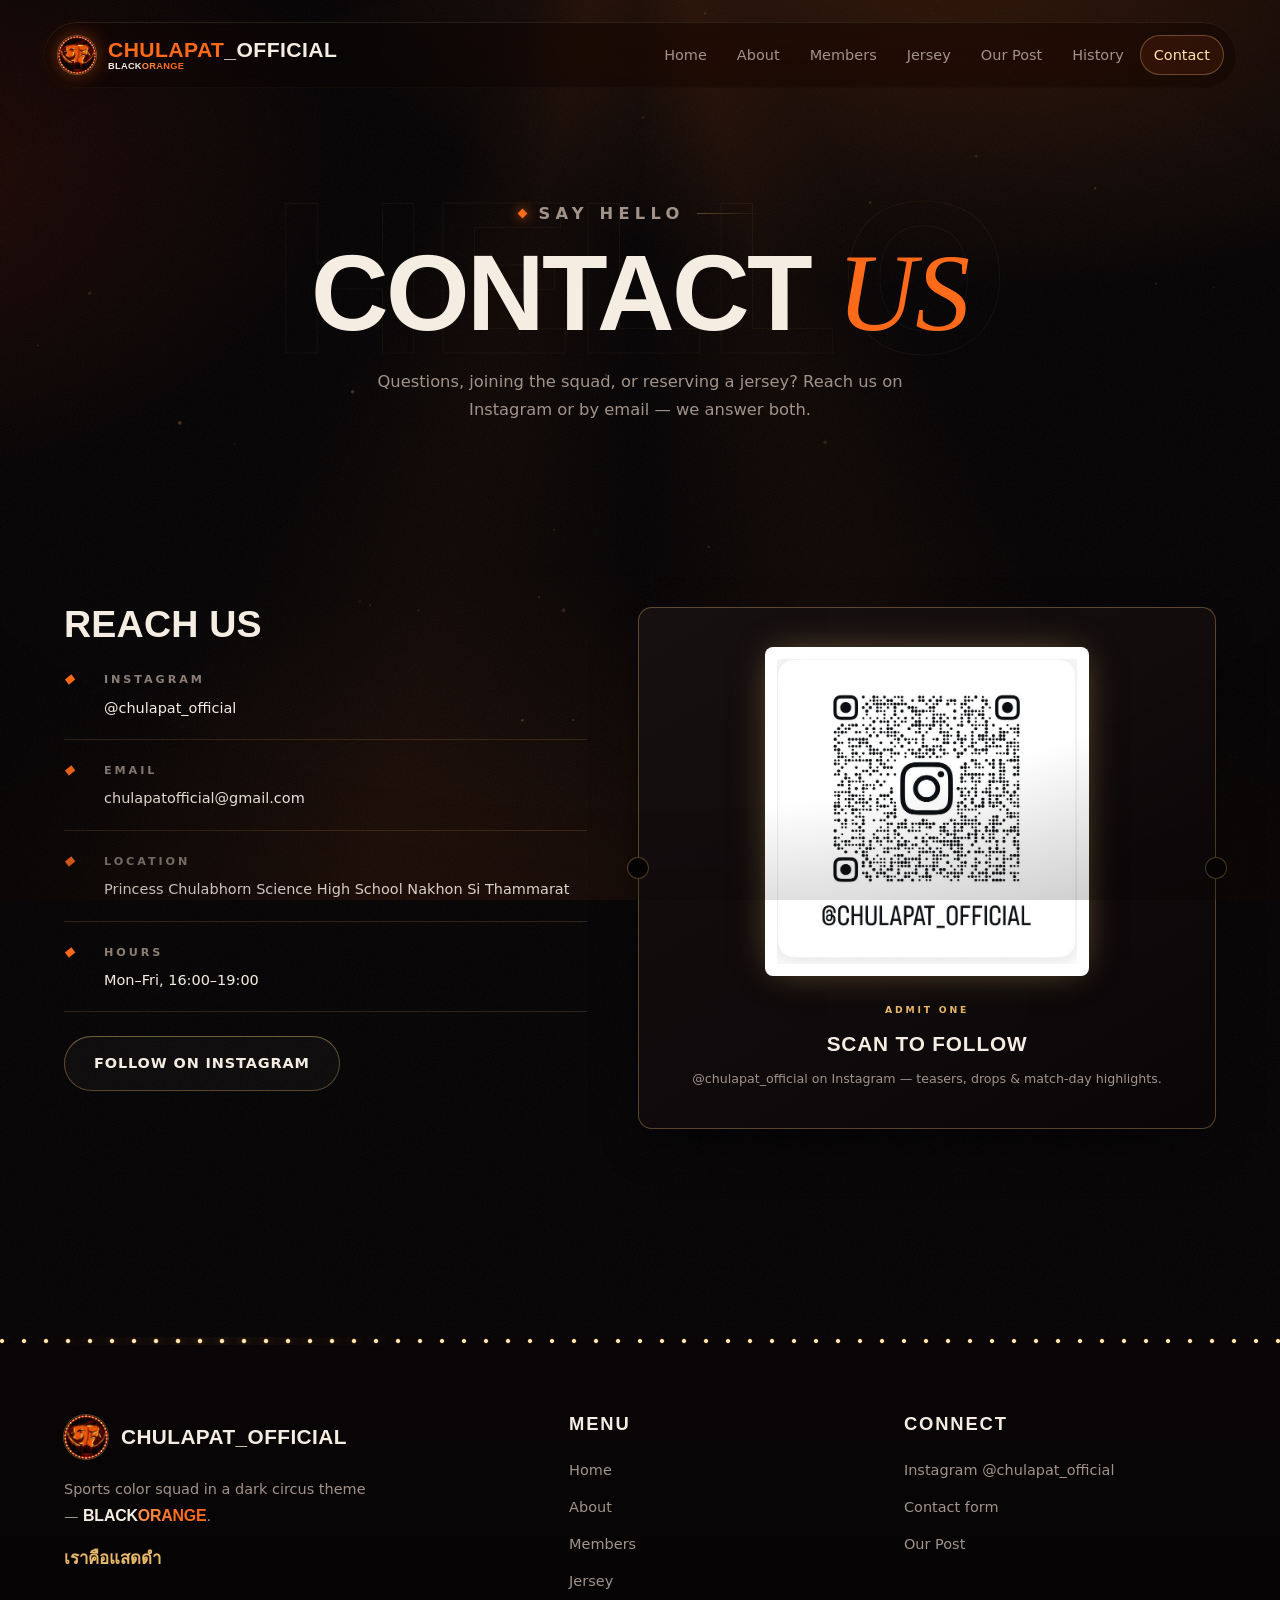
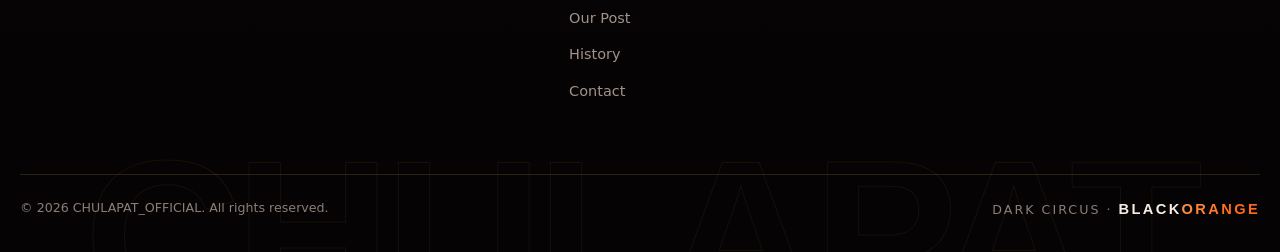
<file: public/contact.html>
<!DOCTYPE html>
<html lang="en">
<head>
  <meta charset="UTF-8" />
  <meta name="viewport" content="width=device-width, initial-scale=1" />
  <meta http-equiv="Content-Security-Policy" content="default-src 'self'; img-src 'self' data:; style-src 'self' 'unsafe-inline' https://fonts.googleapis.com; font-src 'self' https://fonts.gstatic.com; script-src 'self'; base-uri 'self'; form-action 'self'; frame-ancestors 'none'; object-src 'none'" />
  <meta name="referrer" content="strict-origin-when-cross-origin" />
  <meta name="color-scheme" content="dark" />
  <meta name="description" content="Contact CHULAPAT_OFFICIAL — email, location and Instagram. Questions, joining the squad, or reserving a jersey." />
  <title>Contact · CHULAPAT_OFFICIAL</title>
  <meta name="theme-color" content="#050304" />

  <!-- Icons. The whole set is derived from assets/logo-mark.png by
       tools/build-icons.py — regenerate there, never edit these by hand. -->
  <link rel="icon" href="favicon.ico" sizes="32x32" />
  <link rel="icon" href="assets/icon-192.png" type="image/png" sizes="192x192" />
  <link rel="apple-touch-icon" href="assets/apple-touch-icon.png" />
  <link rel="manifest" href="site.webmanifest" />

  <!-- Link preview (LINE, Facebook, Messenger). These must be absolute URLs —
       every crawler requires it for og:image, and a relative one is resolved
       inconsistently or not at all. Origin is set in tools/build-icons.py's
       sibling note in the README; change it in all seven pages together if the
       site ever moves off workers.dev. -->
  <link rel="canonical" href="https://chulapatofficial.pcshsnst.workers.dev/contact.html" />
  <meta property="og:url" content="https://chulapatofficial.pcshsnst.workers.dev/contact.html" />
  <meta property="og:type" content="website" />
  <meta property="og:site_name" content="CHULAPAT_OFFICIAL" />
  <meta property="og:locale" content="th_TH" />
  <meta property="og:title" content="Contact · CHULAPAT_OFFICIAL" />
  <meta property="og:description" content="Contact CHULAPAT_OFFICIAL — email, location and Instagram. Questions, joining the squad, or reserving a jersey." />
  <meta property="og:image" content="https://chulapatofficial.pcshsnst.workers.dev/assets/og-cover.png" />
  <meta property="og:image:width" content="1200" />
  <meta property="og:image:height" content="630" />
  <meta property="og:image:alt" content="The CHULAPAT_OFFICIAL masks emblem beside the team wordmark on a dark ground." />
  <meta name="twitter:card" content="summary_large_image" />

  <link rel="preconnect" href="https://fonts.googleapis.com" />
  <link rel="preconnect" href="https://fonts.gstatic.com" crossorigin />
  <link href="https://fonts.googleapis.com/css2?family=Archivo:wght@400;500;600&family=Big+Shoulders+Display:wght@600;700;800;900&family=Bodoni+Moda:ital,wght@1,500;1,600&family=Noto+Sans+Thai:wght@400;600;700&display=swap" rel="stylesheet" />
  <link rel="stylesheet" href="css/styles.css" />
</head>
<body>
  <a class="skip-link" href="#main">Skip to main content</a>
  <header data-nav></header>

  <main id="main">
    <section class="page-head">
      <span class="ghost" aria-hidden="true">HELLO</span>
      <div class="container">
        <p class="eyebrow">Say Hello</p>
        <h1>Contact <em>Us</em></h1>
        <p>Questions, joining the squad, or reserving a jersey? Reach us on Instagram or by email — we answer both.</p>
      </div>
    </section>

    <section class="section section--tight">
      <div class="container contact-grid">
        <!-- Info -->
        <div class="reveal">
          <h2 class="card__title" style="font-size:var(--t-d3);margin-bottom:24px">Reach Us</h2>
          <ul class="info-list">
            <li><span class="ic" aria-hidden="true">◆</span><div><b>Instagram</b><span>@chulapat_official</span></div></li>
            <li><span class="ic" aria-hidden="true">◆</span><div><b>Email</b><a class="link" href="mailto:chulapatofficial@gmail.com">chulapatofficial@gmail.com</a></div></li>
            <li><span class="ic" aria-hidden="true">◆</span><div><b>Location</b><span>Princess Chulabhorn Science High School Nakhon Si Thammarat</span></div></li>
            <li><span class="ic" aria-hidden="true">◆</span><div><b>Hours</b><span>Mon–Fri, 16:00–19:00</span></div></li>
          </ul>

          <div class="socials">
            <a class="btn btn--ghost" href="https://www.instagram.com/chulapat_official?igsh=MTFkbWNmbHZudmo4aQ%3D%3D&utm_source=qr" target="_blank" rel="noopener noreferrer"><span class="btn__label">Follow on Instagram</span></a>
          </div>
        </div>

        <!-- Scan-to-follow ticket — the grid's second column now that the
             message form is gone. -->
        <div class="ticket ticket--qr reveal">
          <div class="ticket__stub">
            <img src="assets/ig-qr.jpg" alt="Instagram QR code for @chulapat_official" width="726" height="737" loading="eager" decoding="async" />
          </div>
          <div>
            <span class="ticket__no">Admit One</span>
            <b>Scan to follow</b>
            <p>@chulapat_official on Instagram — teasers, drops &amp; match-day highlights.</p>
          </div>
        </div>
      </div>
    </section>
  </main>

  <div data-footer></div>
  <script src="js/main.js" defer></script>
</body>
</html>
</file>
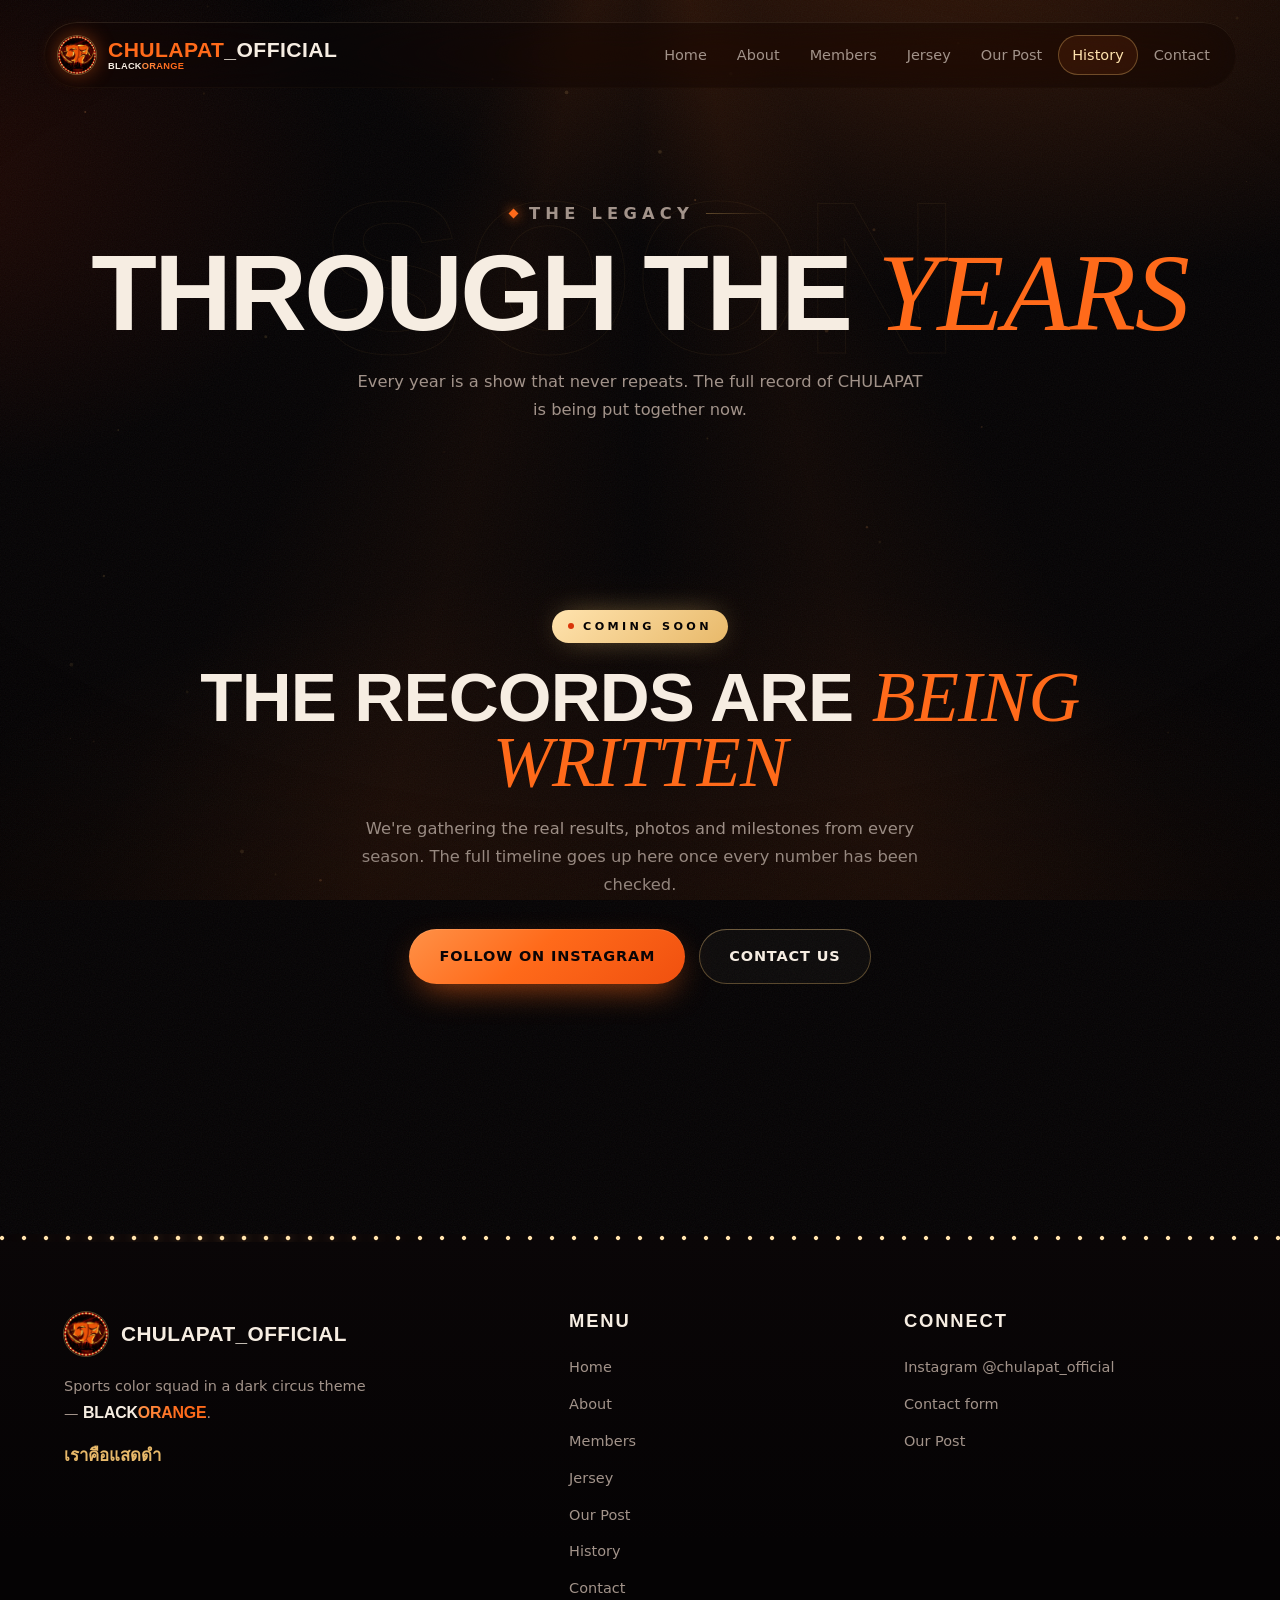
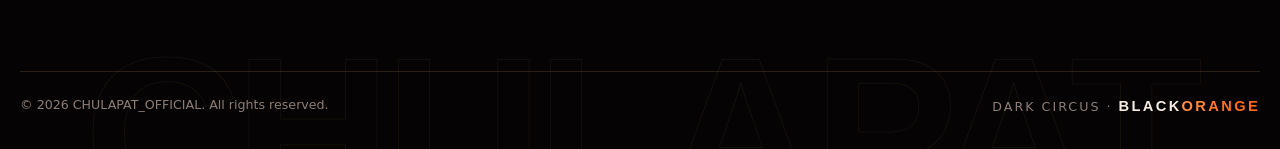
<file: public/history.html>
<!DOCTYPE html>
<html lang="en">
<head>
  <meta charset="UTF-8" />
  <meta name="viewport" content="width=device-width, initial-scale=1" />
  <meta http-equiv="Content-Security-Policy" content="default-src 'self'; img-src 'self' data:; style-src 'self' 'unsafe-inline' https://fonts.googleapis.com; font-src 'self' https://fonts.gstatic.com; script-src 'self'; base-uri 'self'; form-action 'self'; frame-ancestors 'none'; object-src 'none'" />
  <meta name="referrer" content="strict-origin-when-cross-origin" />
  <meta name="color-scheme" content="dark" />
  <meta name="description" content="The legacy of CHULAPAT_OFFICIAL — results and milestones through the years." />
  <title>History · CHULAPAT_OFFICIAL</title>
  <meta name="theme-color" content="#050304" />

  <!-- Icons. The whole set is derived from assets/logo-mark.png by
       tools/build-icons.py — regenerate there, never edit these by hand. -->
  <link rel="icon" href="favicon.ico" sizes="32x32" />
  <link rel="icon" href="assets/icon-192.png" type="image/png" sizes="192x192" />
  <link rel="apple-touch-icon" href="assets/apple-touch-icon.png" />
  <link rel="manifest" href="site.webmanifest" />

  <!-- Link preview (LINE, Facebook, Messenger). These must be absolute URLs —
       every crawler requires it for og:image, and a relative one is resolved
       inconsistently or not at all. Origin is set in tools/build-icons.py's
       sibling note in the README; change it in all seven pages together if the
       site ever moves off workers.dev. -->
  <link rel="canonical" href="https://chulapatofficial.pcshsnst.workers.dev/history.html" />
  <meta property="og:url" content="https://chulapatofficial.pcshsnst.workers.dev/history.html" />
  <meta property="og:type" content="website" />
  <meta property="og:site_name" content="CHULAPAT_OFFICIAL" />
  <meta property="og:locale" content="th_TH" />
  <meta property="og:title" content="History · CHULAPAT_OFFICIAL" />
  <meta property="og:description" content="The legacy of CHULAPAT_OFFICIAL — results and milestones through the years." />
  <meta property="og:image" content="https://chulapatofficial.pcshsnst.workers.dev/assets/og-cover.png" />
  <meta property="og:image:width" content="1200" />
  <meta property="og:image:height" content="630" />
  <meta property="og:image:alt" content="The CHULAPAT_OFFICIAL masks emblem beside the team wordmark on a dark ground." />
  <meta name="twitter:card" content="summary_large_image" />

  <link rel="preconnect" href="https://fonts.googleapis.com" />
  <link rel="preconnect" href="https://fonts.gstatic.com" crossorigin />
  <link href="https://fonts.googleapis.com/css2?family=Archivo:wght@400;500;600&family=Big+Shoulders+Display:wght@600;700;800;900&family=Bodoni+Moda:ital,wght@1,500;1,600&family=Noto+Sans+Thai:wght@400;600;700&display=swap" rel="stylesheet" />
  <link rel="stylesheet" href="css/styles.css" />
</head>
<body>
  <a class="skip-link" href="#main">Skip to main content</a>
  <header data-nav></header>

  <main id="main">
    <section class="page-head">
      <span class="ghost" aria-hidden="true">SOON</span>
      <div class="container">
        <p class="eyebrow">The Legacy</p>
        <h1>Through the <em>Years</em></h1>
        <p>Every year is a show that never repeats. The full record of CHULAPAT is being put together now.</p>
      </div>
    </section>

    <section class="section">
      <div class="container center">
        <span class="badge-soon">Coming Soon</span>
        <h2 class="section__title" style="margin-top:22px">The Records Are <em>Being Written</em></h2>
        <p class="section__lead">We're gathering the real results, photos and milestones from every season. The full timeline goes up here once every number has been checked.</p>
        <div class="hero__cta" style="margin-top:30px;justify-content:center">
          <a class="btn btn--primary" href="https://www.instagram.com/chulapat_official?igsh=MTFkbWNmbHZudmo4aQ%3D%3D&amp;utm_source=qr" target="_blank" rel="noopener noreferrer"><span class="btn__label">Follow on Instagram</span></a>
          <a class="btn btn--ghost" href="contact.html"><span class="btn__label">Contact Us</span></a>
        </div>
      </div>
    </section>
  </main>

  <div data-footer></div>
  <script src="js/main.js" defer></script>
</body>
</html>
</file>
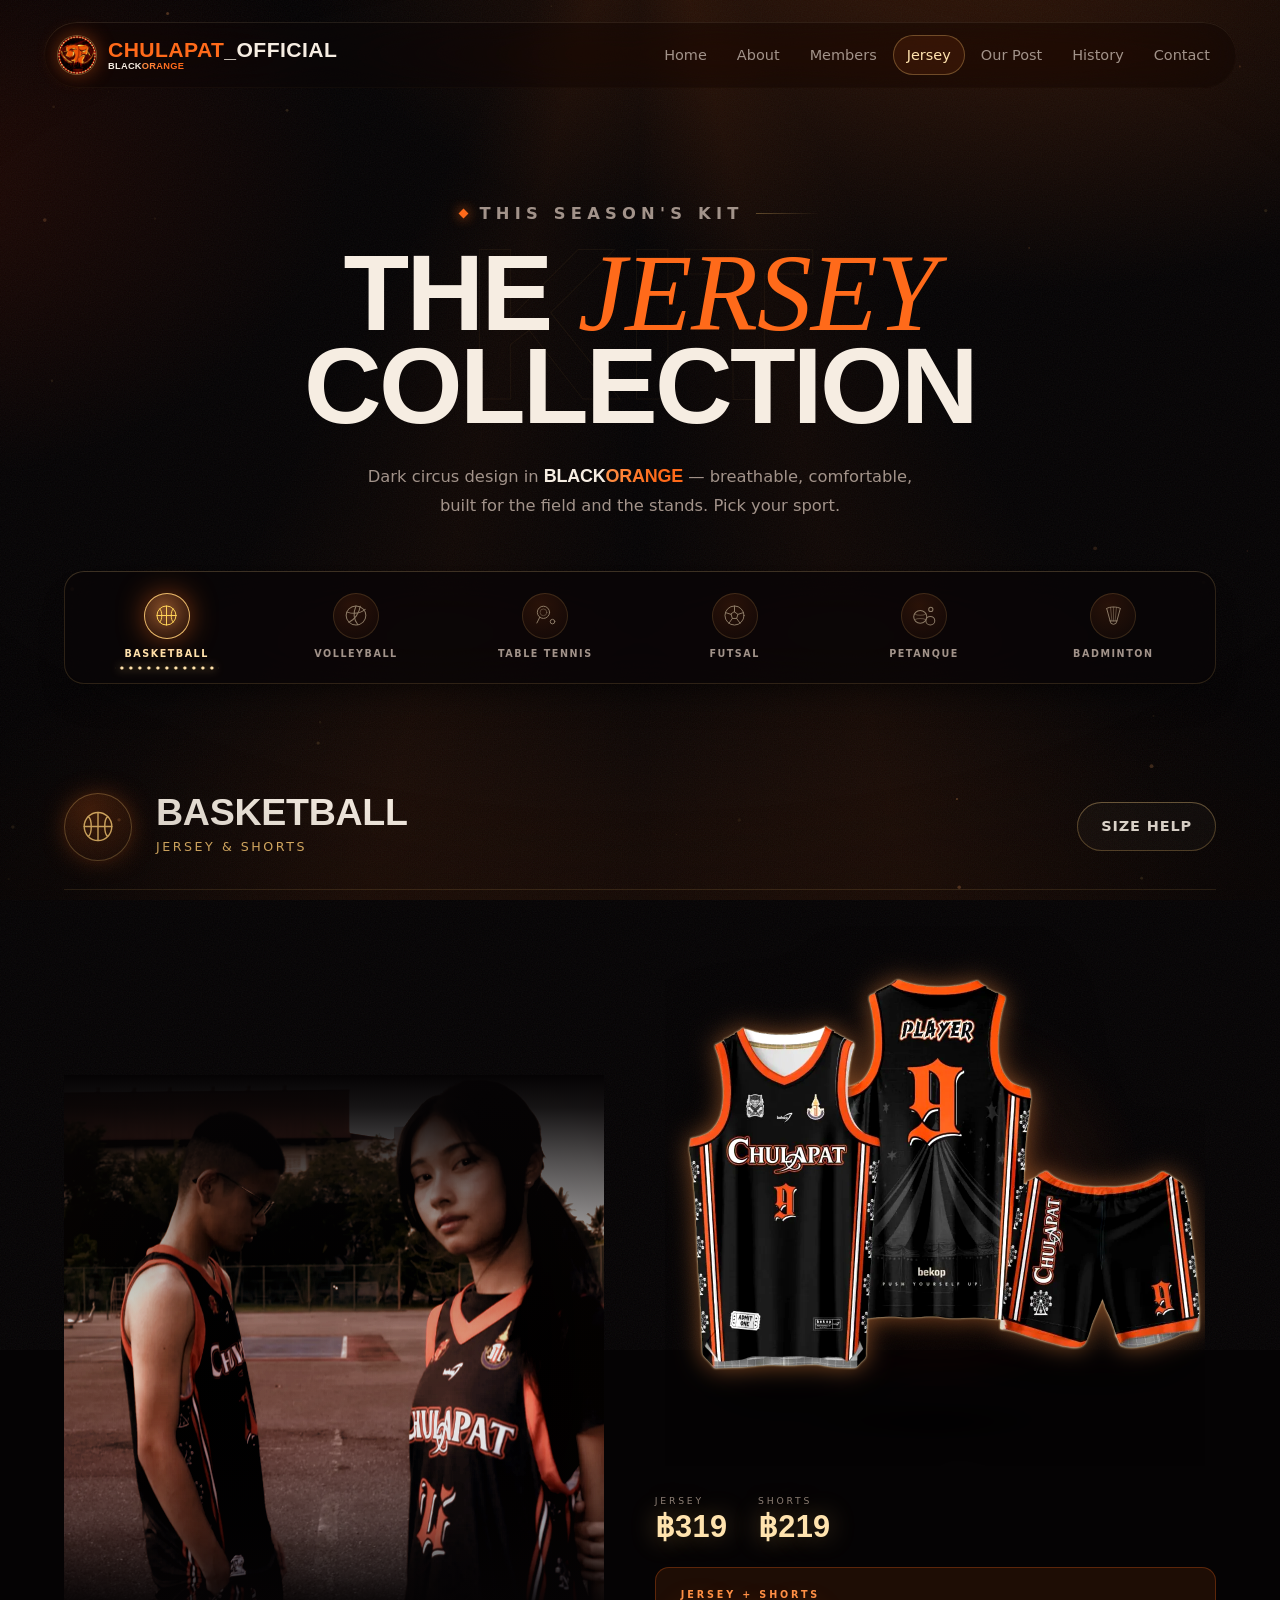
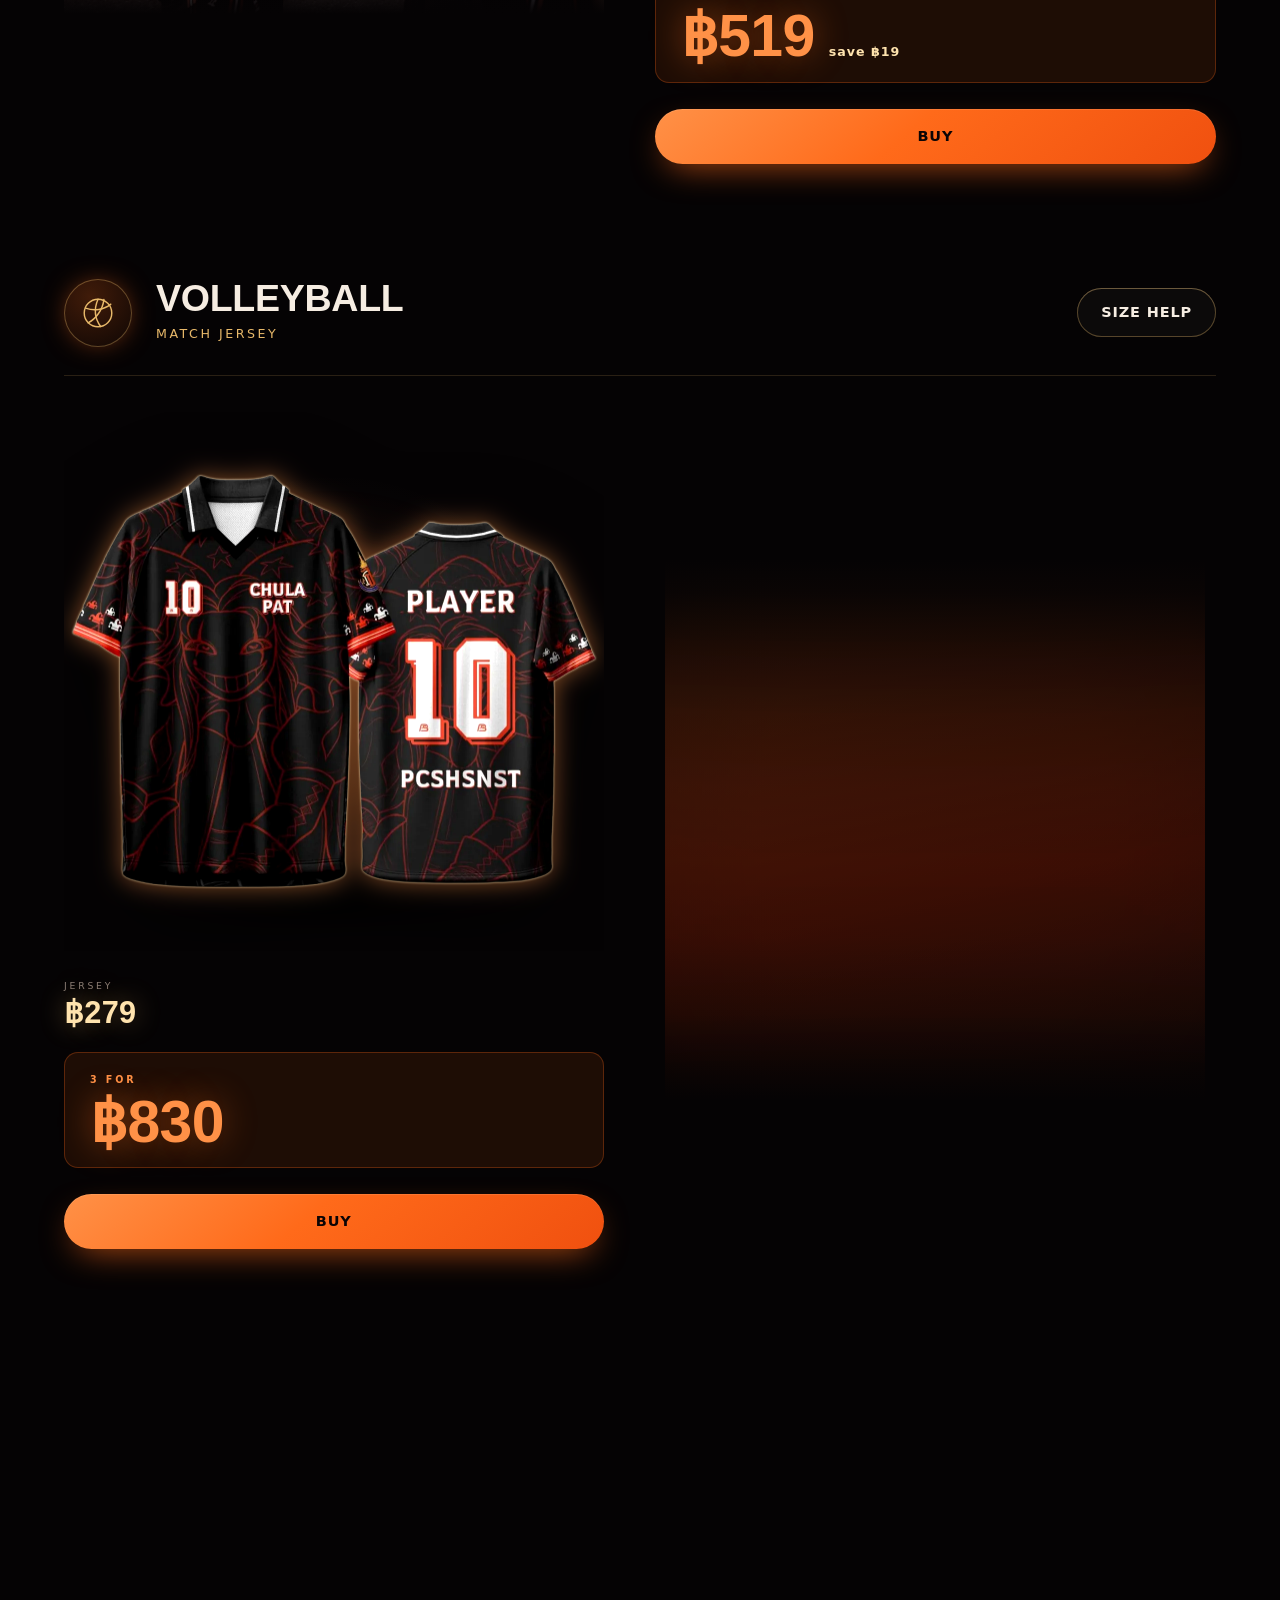
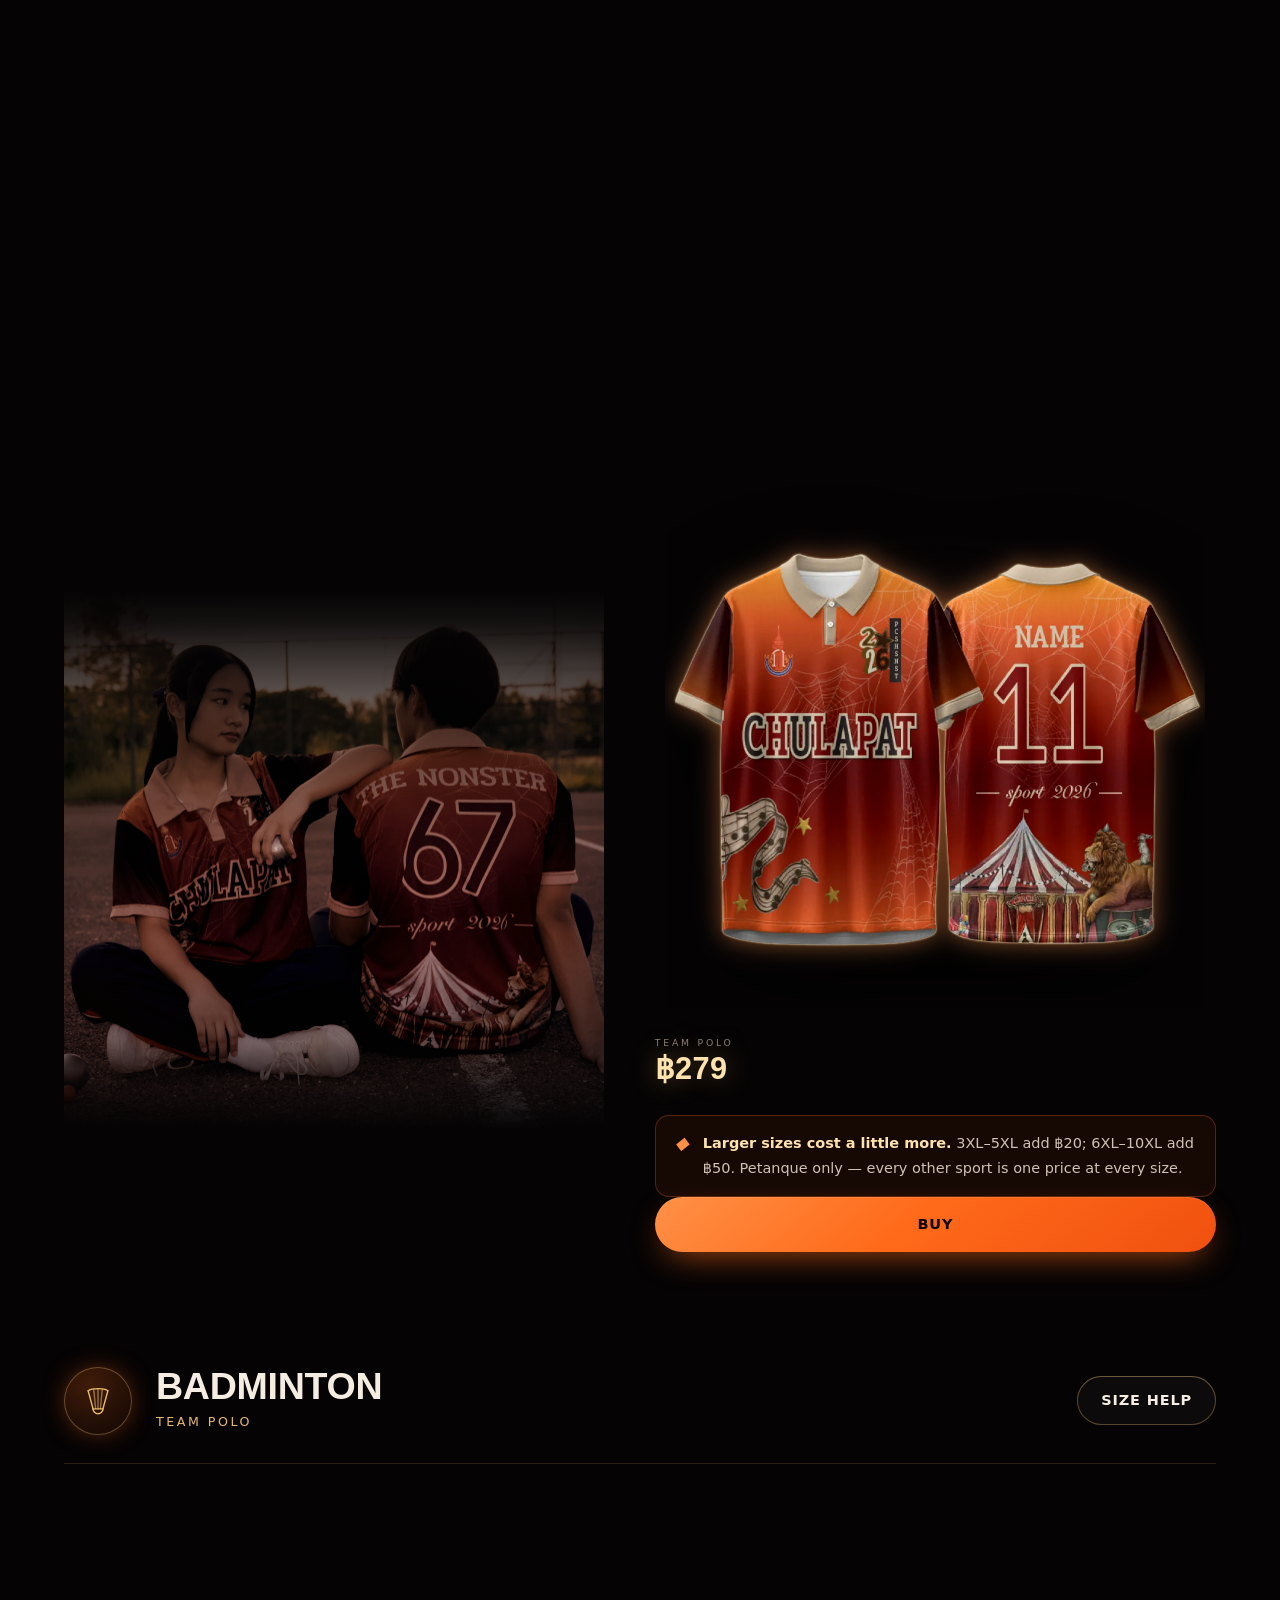
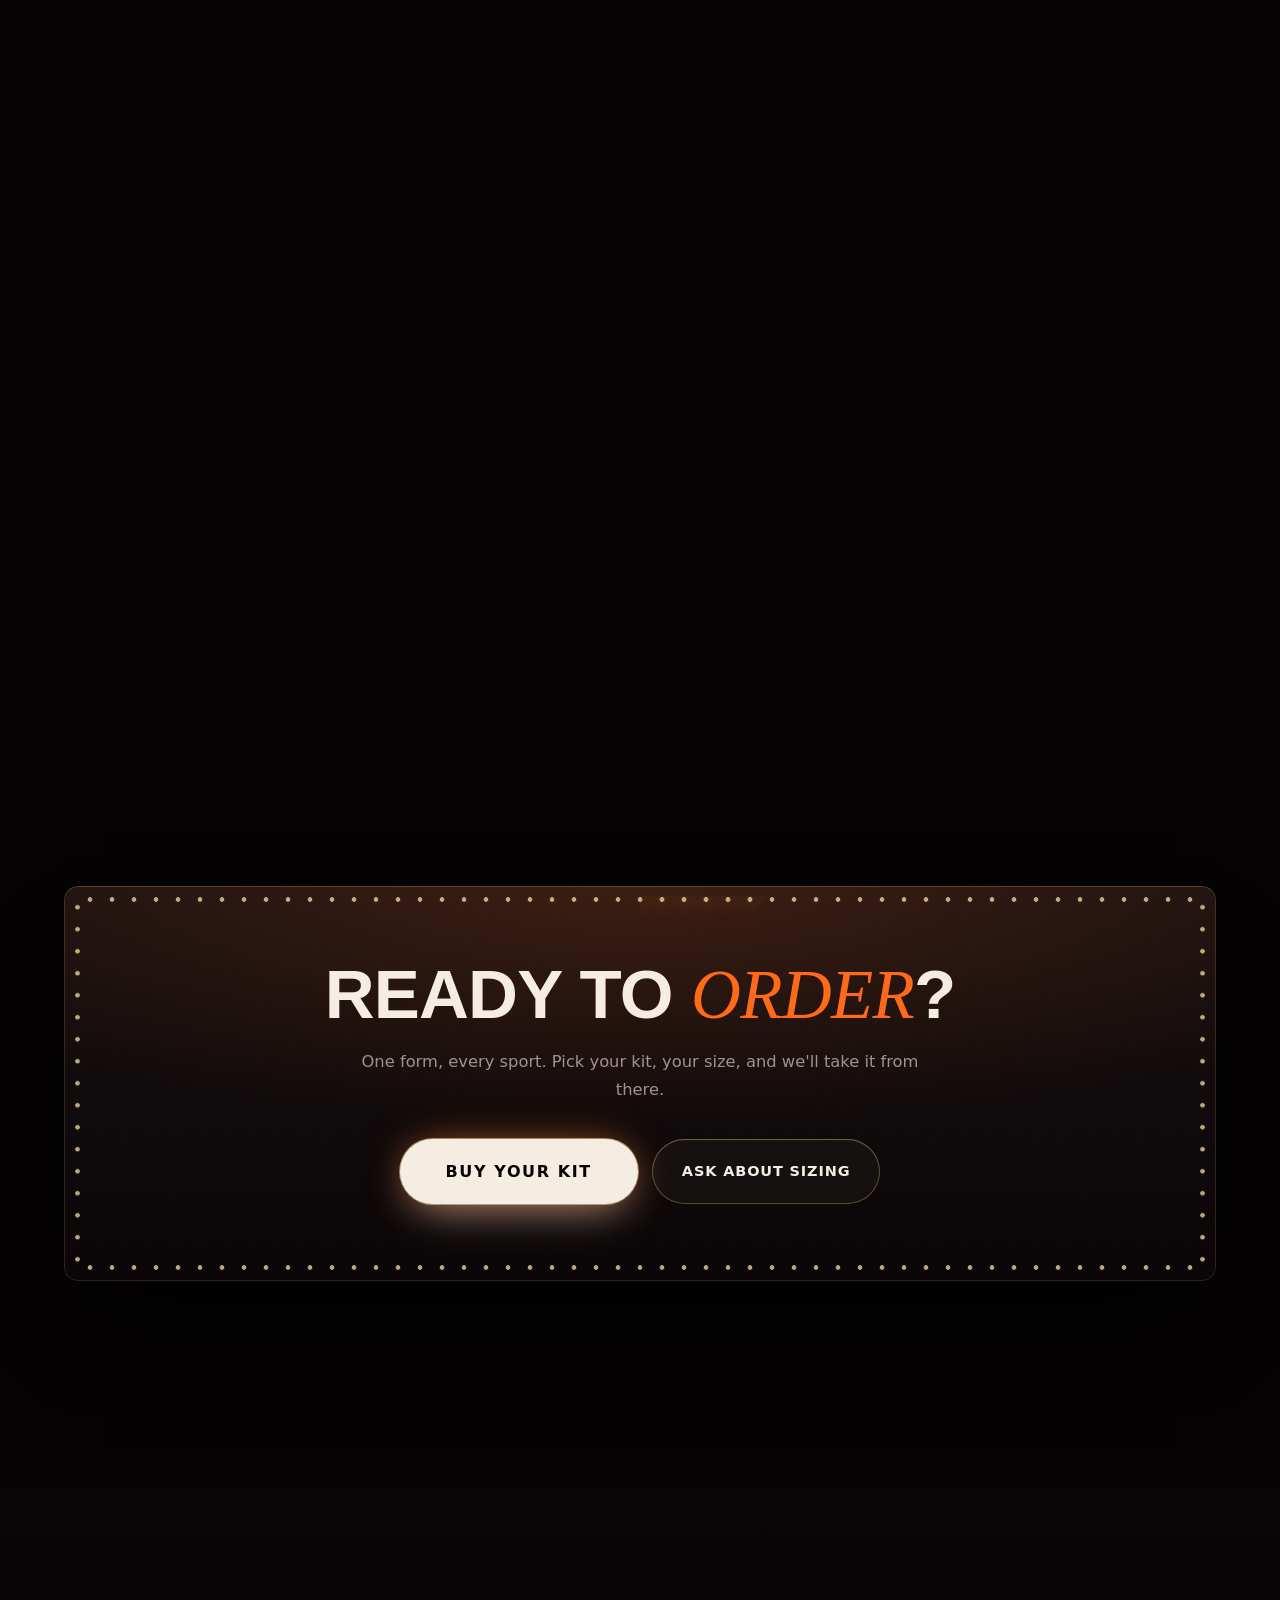
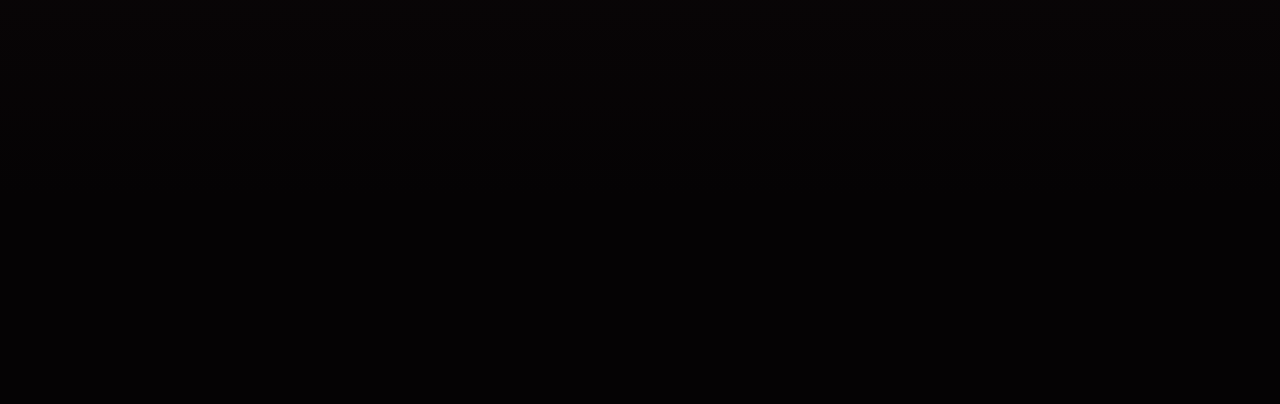
<file: public/jersey.html>
<!DOCTYPE html>
<html lang="en">
<head>
  <meta charset="UTF-8" />
  <meta name="viewport" content="width=device-width, initial-scale=1" />
  <meta http-equiv="Content-Security-Policy" content="default-src 'self'; img-src 'self' data:; style-src 'self' 'unsafe-inline' https://fonts.googleapis.com; font-src 'self' https://fonts.gstatic.com; script-src 'self'; base-uri 'self'; form-action 'self'; frame-ancestors 'none'; object-src 'none'" />
  <meta name="referrer" content="strict-origin-when-cross-origin" />
  <meta name="color-scheme" content="dark" />
  <meta name="description" content="CHULAPAT_OFFICIAL kits — BlackOrange dark circus design for basketball, volleyball, table tennis, futsal, petanque and badminton, worn on court, with pricing." />
  <title>Jersey · CHULAPAT_OFFICIAL</title>
  <meta name="theme-color" content="#050304" />

  <!-- Icons. The whole set is derived from assets/logo-mark.png by
       tools/build-icons.py — regenerate there, never edit these by hand. -->
  <link rel="icon" href="favicon.ico" sizes="32x32" />
  <link rel="icon" href="assets/icon-192.png" type="image/png" sizes="192x192" />
  <link rel="apple-touch-icon" href="assets/apple-touch-icon.png" />
  <link rel="manifest" href="site.webmanifest" />

  <!-- Link preview (LINE, Facebook, Messenger). These must be absolute URLs —
       every crawler requires it for og:image, and a relative one is resolved
       inconsistently or not at all. Origin is set in tools/build-icons.py's
       sibling note in the README; change it in all seven pages together if the
       site ever moves off workers.dev. -->
  <link rel="canonical" href="https://chulapatofficial.pcshsnst.workers.dev/jersey.html" />
  <meta property="og:url" content="https://chulapatofficial.pcshsnst.workers.dev/jersey.html" />
  <meta property="og:type" content="website" />
  <meta property="og:site_name" content="CHULAPAT_OFFICIAL" />
  <meta property="og:locale" content="th_TH" />
  <meta property="og:title" content="Jersey · CHULAPAT_OFFICIAL" />
  <meta property="og:description" content="CHULAPAT_OFFICIAL kits — BlackOrange dark circus design for basketball, volleyball, table tennis, futsal, petanque and badminton, worn on court, with pricing." />
  <meta property="og:image" content="https://chulapatofficial.pcshsnst.workers.dev/assets/og-cover.png" />
  <meta property="og:image:width" content="1200" />
  <meta property="og:image:height" content="630" />
  <meta property="og:image:alt" content="The CHULAPAT_OFFICIAL masks emblem beside the team wordmark on a dark ground." />
  <meta name="twitter:card" content="summary_large_image" />

  <link rel="preconnect" href="https://fonts.googleapis.com" />
  <link rel="preconnect" href="https://fonts.gstatic.com" crossorigin />
  <link href="https://fonts.googleapis.com/css2?family=Archivo:wght@400;500;600&family=Big+Shoulders+Display:wght@600;700;800;900&family=Bodoni+Moda:ital,wght@1,500;1,600&family=Noto+Sans+Thai:wght@400;600;700&display=swap" rel="stylesheet" />
  <link rel="stylesheet" href="css/styles.css" />
</head>
<body>
  <a class="skip-link" href="#main">Skip to main content</a>
  <header data-nav></header>

  <main id="main">
    <section class="page-head">
      <span class="ghost" aria-hidden="true">KIT</span>
      <div class="container">
        <p class="eyebrow">This Season's Kit</p>
        <h1>The <em>Jersey</em> Collection</h1>
        <p>Dark circus design in <span class="wordmark"><span class="wordmark__b">Black</span><span class="wordmark__o">Orange</span></span> — breathable, comfortable, built for the field and the stands. Pick your sport.</p>
      </div>
    </section>

    <!-- The selector and all six sport sections share this wrapper: position:sticky
         only holds within its own parent, so the bar has to be a sibling of every
         section it tracks, not nested inside the first one. -->
    <div class="sport-zone">
      <nav class="sport-bar" data-sport-nav aria-label="Choose a sport">
        <ul class="sport-bar__grid">
          <li>
            <a class="sport-btn" href="#basketball">
              <span class="sport-btn__plate"><img src="assets/sports/basketball.svg" alt="" width="46" height="46" /></span>
              <span class="sport-btn__name">Basketball</span>
            </a>
          </li>
          <li>
            <a class="sport-btn" href="#volleyball">
              <span class="sport-btn__plate"><img src="assets/sports/volleyball.svg" alt="" width="46" height="46" /></span>
              <span class="sport-btn__name">Volleyball</span>
            </a>
          </li>
          <li>
            <a class="sport-btn" href="#tabletennis">
              <span class="sport-btn__plate"><img src="assets/sports/tabletennis.svg" alt="" width="46" height="46" /></span>
              <span class="sport-btn__name">Table Tennis</span>
            </a>
          </li>
          <li>
            <a class="sport-btn" href="#futsal">
              <span class="sport-btn__plate"><img src="assets/sports/futsal.svg" alt="" width="46" height="46" /></span>
              <span class="sport-btn__name">Futsal</span>
            </a>
          </li>
          <li>
            <a class="sport-btn" href="#petanque">
              <span class="sport-btn__plate"><img src="assets/sports/petanque.svg" alt="" width="46" height="46" /></span>
              <span class="sport-btn__name">Petanque</span>
            </a>
          </li>
          <li>
            <a class="sport-btn" href="#badminton">
              <span class="sport-btn__plate"><img src="assets/sports/badminton.svg" alt="" width="46" height="46" /></span>
              <span class="sport-btn__name">Badminton</span>
            </a>
          </li>
        </ul>
      </nav>

      <!-- ================= BASKETBALL ================= -->
      <section class="section sport-section" id="basketball" aria-labelledby="basketball-title">
        <div class="container">
          <div class="sport-head reveal">
            <span class="sport-head__plate"><img src="assets/sports/basketball.svg" alt="" width="68" height="68" /></span>
            <div class="sport-head__text">
              <h2 class="sport-head__title" id="basketball-title">Basketball</h2>
              <p class="sport-head__note">Jersey &amp; Shorts</p>
            </div>
            <div class="sport-head__actions">
              <a class="btn btn--ghost" href="contact.html"><span class="btn__label">Size help</span></a>
            </div>
          </div>

          <div class="kit-row">
            <figure class="kit-row__model kit-shot kit-shot--model kit-shot--mid reveal">
              <img class="kit-shot__img" src="assets/kit/basketball-model.webp"
                   alt="Two CHULAPAT team members on an outdoor court, wearing the black sleeveless basketball kit with orange trim and the CHULAPAT wordmark across the chest."
                   width="1080" height="1080" loading="eager" decoding="async" />
            </figure>

            <div class="kit-row__product reveal">
              <figure class="kit-shot kit-shot--product">
                <img class="kit-shot__img" src="assets/kit/basketball-product.webp"
                     alt="CHULAPAT basketball kit: the black sleeveless jersey front and back, with orange trim, the CHULAPAT wordmark and the number 9 over a circus-tent graphic, beside the matching black shorts."
                     width="1080" height="1080" loading="eager" decoding="async" />
              </figure>
              <div class="kit-buy">
                <ul class="kit-prices">
                  <li><p class="kit-price"><small>Jersey</small>฿319</p></li>
                  <li><p class="kit-price"><small>Shorts</small>฿219</p></li>
                </ul>
                <p class="kit-deal">
                  <span class="kit-deal__label">Jersey + Shorts</span>
                  <b class="kit-deal__price">฿519</b>
                  <span class="kit-deal__save">save ฿19</span>
                </p>
                <div class="kit-actions">
                  <a class="btn btn--primary" data-buy href="https://forms.gle/wCzdKGDoCH8tyMch8" target="_blank" rel="noopener noreferrer" aria-label="Buy the Basketball kit — opens the order form in a new tab"><span class="btn__label">Buy</span></a>
                </div>
              </div>
            </div>
          </div>
        </div>
      </section>

      <!-- ================= VOLLEYBALL ================= -->
      <section class="section sport-section" id="volleyball" aria-labelledby="volleyball-title">
        <div class="container">
          <div class="sport-head reveal">
            <span class="sport-head__plate"><img src="assets/sports/volleyball.svg" alt="" width="68" height="68" /></span>
            <div class="sport-head__text">
              <h2 class="sport-head__title" id="volleyball-title">Volleyball</h2>
              <p class="sport-head__note">Match Jersey</p>
            </div>
            <div class="sport-head__actions">
              <a class="btn btn--ghost" href="contact.html"><span class="btn__label">Size help</span></a>
            </div>
          </div>

          <div class="kit-row kit-row--flip">
            <figure class="kit-row__model kit-shot kit-shot--model reveal">
              <img class="kit-shot__img" src="assets/kit/volleyball-model.webp"
                   alt="Two CHULAPAT team members sitting on the court at sunset with their backs to the camera, wearing the black volleyball jersey with red line-art and squad numbers."
                   width="1080" height="1080" loading="lazy" decoding="async" />
            </figure>

            <div class="kit-row__product reveal">
              <figure class="kit-shot kit-shot--product">
                <img class="kit-shot__img" src="assets/kit/volleyball-product.webp"
                     alt="CHULAPAT volleyball jersey front and back: black with red jester line-art, a white-piped collar, the CHULAPAT wordmark, a squad number and PCSHSNST across the shoulders."
                     width="1080" height="1080" loading="lazy" decoding="async" />
              </figure>
              <div class="kit-buy">
                <ul class="kit-prices">
                  <li><p class="kit-price"><small>Jersey</small>฿279</p></li>
                </ul>
                <p class="kit-deal">
                  <span class="kit-deal__label">3 for</span>
                  <b class="kit-deal__price">฿830</b>
                </p>
                <div class="kit-actions">
                  <a class="btn btn--primary" data-buy href="https://forms.gle/wCzdKGDoCH8tyMch8" target="_blank" rel="noopener noreferrer" aria-label="Buy the Volleyball jersey — opens the order form in a new tab"><span class="btn__label">Buy</span></a>
                </div>
              </div>
            </div>
          </div>
        </div>
      </section>

      <!-- ================= TABLE TENNIS ================= -->
      <section class="section sport-section" id="tabletennis" aria-labelledby="tabletennis-title">
        <div class="container">
          <div class="sport-head reveal">
            <span class="sport-head__plate"><img src="assets/sports/tabletennis.svg" alt="" width="68" height="68" /></span>
            <div class="sport-head__text">
              <h2 class="sport-head__title" id="tabletennis-title">Table Tennis</h2>
              <p class="sport-head__note">Team Polo</p>
            </div>
            <div class="sport-head__actions">
              <a class="btn btn--ghost" href="contact.html"><span class="btn__label">Size help</span></a>
            </div>
          </div>

          <div class="kit-row">
            <figure class="kit-row__model kit-shot kit-shot--model kit-shot--bright reveal">
              <img class="kit-shot__img" src="assets/kit/tabletennis-model.webp"
                   alt="Two CHULAPAT team members on the outdoor court at dusk, wearing the black table tennis polo with an orange collar and an orange checkerboard hem."
                   width="1080" height="1080" loading="lazy" decoding="async" />
            </figure>

            <div class="kit-row__product reveal">
              <figure class="kit-shot kit-shot--product">
                <img class="kit-shot__img" src="assets/kit/tabletennis-product.webp"
                     alt="CHULAPAT table tennis polo front and back: black with an orange collar and shoulder stripes, a school crest, an orange squad number and an orange-and-black checkerboard hem."
                     width="1080" height="1080" loading="lazy" decoding="async" />
              </figure>
              <div class="kit-buy">
                <ul class="kit-prices">
                  <li><p class="kit-price"><small>Team Polo</small>฿299</p></li>
                </ul>
                <p class="kit-deal">
                  <span class="kit-deal__label">3 for</span>
                  <b class="kit-deal__price">฿867</b>
                </p>
                <div class="kit-actions">
                  <a class="btn btn--primary" data-buy href="https://forms.gle/wCzdKGDoCH8tyMch8" target="_blank" rel="noopener noreferrer" aria-label="Buy the Table Tennis polo — opens the order form in a new tab"><span class="btn__label">Buy</span></a>
                </div>
              </div>
            </div>
          </div>
        </div>
      </section>

      <!-- ================= FUTSAL ================= -->
      <section class="section sport-section" id="futsal" aria-labelledby="futsal-title">
        <div class="container">
          <div class="sport-head reveal">
            <span class="sport-head__plate"><img src="assets/sports/futsal.svg" alt="" width="68" height="68" /></span>
            <div class="sport-head__text">
              <h2 class="sport-head__title" id="futsal-title">Futsal</h2>
              <p class="sport-head__note">Match Jersey</p>
            </div>
            <div class="sport-head__actions">
              <a class="btn btn--ghost" href="contact.html"><span class="btn__label">Size help</span></a>
            </div>
          </div>

          <div class="kit-row kit-row--flip">
            <figure class="kit-row__model kit-shot kit-shot--model kit-shot--dusk reveal">
              <img class="kit-shot__img" src="assets/kit/futsal-model.webp"
                   alt="Two CHULAPAT team members on the court after sunset, wearing the black futsal jersey with an amber collar and amber side panels."
                   width="1080" height="1080" loading="lazy" decoding="async" />
            </figure>

            <div class="kit-row__product reveal">
              <figure class="kit-shot kit-shot--product">
                <img class="kit-shot__img" src="assets/kit/futsal-product.webp"
                     alt="CHULAPAT futsal jersey front and back: black with an amber collar and side panels, a gold lion crest, the CHULAPAT wordmark and an amber squad number."
                     width="1080" height="1080" loading="lazy" decoding="async" />
              </figure>
              <div class="kit-buy">
                <ul class="kit-prices">
                  <li><p class="kit-price"><small>Jersey</small>฿289</p></li>
                </ul>
                <p class="kit-deal">
                  <span class="kit-deal__label">3 for</span>
                  <b class="kit-deal__price">฿859</b>
                </p>
                <div class="kit-actions">
                  <a class="btn btn--primary" data-buy href="https://forms.gle/wCzdKGDoCH8tyMch8" target="_blank" rel="noopener noreferrer" aria-label="Buy the Futsal jersey — opens the order form in a new tab"><span class="btn__label">Buy</span></a>
                </div>
              </div>
            </div>
          </div>
        </div>
      </section>

      <!-- ================= PETANQUE ================= -->
      <section class="section sport-section" id="petanque" aria-labelledby="petanque-title">
        <div class="container">
          <div class="sport-head reveal">
            <span class="sport-head__plate"><img src="assets/sports/petanque.svg" alt="" width="68" height="68" /></span>
            <div class="sport-head__text">
              <h2 class="sport-head__title" id="petanque-title">Petanque</h2>
              <p class="sport-head__note">Team Polo</p>
            </div>
            <div class="sport-head__actions">
              <a class="btn btn--ghost" href="contact.html"><span class="btn__label">Size help</span></a>
            </div>
          </div>

          <div class="kit-row">
            <figure class="kit-row__model kit-shot kit-shot--model reveal">
              <img class="kit-shot__img" src="assets/kit/petanque-model.webp"
                   alt="Two CHULAPAT team members sitting on the court holding petanque boules, wearing the rust-red team polo with a pale collar."
                   width="1080" height="1080" loading="lazy" decoding="async" />
            </figure>

            <div class="kit-row__product reveal">
              <figure class="kit-shot kit-shot--product is-warm">
                <img class="kit-shot__img" src="assets/kit/petanque-product.webp"
                     alt="CHULAPAT petanque polo front and back: a rust-red spiderweb print with a cream collar and cuffs, the CHULAPAT wordmark, a squad number and a circus tent across the hem."
                     width="1080" height="1080" loading="lazy" decoding="async" />
              </figure>
              <div class="kit-buy">
                <ul class="kit-prices">
                  <li><p class="kit-price"><small>Team Polo</small>฿279</p></li>
                </ul>
                <div class="size-caveat">
                  <span class="size-caveat__mark" aria-hidden="true">◆</span>
                  <p><b>Larger sizes cost a little more.</b> 3XL–5XL add ฿20; 6XL–10XL add ฿50. Petanque only — every other sport is one price at every size.</p>
                </div>
                <div class="kit-actions">
                  <a class="btn btn--primary" data-buy href="https://forms.gle/wCzdKGDoCH8tyMch8" target="_blank" rel="noopener noreferrer" aria-label="Buy the Petanque polo — opens the order form in a new tab"><span class="btn__label">Buy</span></a>
                </div>
              </div>
            </div>
          </div>
        </div>
      </section>

      <!-- ================= BADMINTON ================= -->
      <section class="section sport-section" id="badminton" aria-labelledby="badminton-title">
        <div class="container">
          <div class="sport-head reveal">
            <span class="sport-head__plate"><img src="assets/sports/badminton.svg" alt="" width="68" height="68" /></span>
            <div class="sport-head__text">
              <h2 class="sport-head__title" id="badminton-title">Badminton</h2>
              <p class="sport-head__note">Team Polo</p>
            </div>
            <div class="sport-head__actions">
              <a class="btn btn--ghost" href="contact.html"><span class="btn__label">Size help</span></a>
            </div>
          </div>

          <div class="kit-row kit-row--flip">
            <figure class="kit-row__model kit-shot kit-shot--model kit-shot--bright reveal">
              <img class="kit-shot__img" src="assets/kit/badminton-model.webp"
                   alt="Two CHULAPAT team members on the badminton court holding racquets, wearing the black team polo with a red-orange collar."
                   width="1080" height="1080" loading="lazy" decoding="async" />
            </figure>

            <div class="kit-row__product reveal">
              <figure class="kit-shot kit-shot--product">
                <img class="kit-shot__img" src="assets/kit/badminton-product.webp"
                     alt="CHULAPAT badminton polo front and back: black with a red-orange collar, a harlequin face, a racquet and shuttlecock graphic and a red squad number."
                     width="1080" height="1080" loading="lazy" decoding="async" />
              </figure>
              <div class="kit-buy">
                <ul class="kit-prices">
                  <li><p class="kit-price"><small>Team Polo</small>฿289</p></li>
                </ul>
                <p class="kit-deal">
                  <span class="kit-deal__label">3 for</span>
                  <b class="kit-deal__price">฿859</b>
                </p>
                <div class="kit-actions">
                  <a class="btn btn--primary" data-buy href="https://forms.gle/wCzdKGDoCH8tyMch8" target="_blank" rel="noopener noreferrer" aria-label="Buy the Badminton polo — opens the order form in a new tab"><span class="btn__label">Buy</span></a>
                </div>
              </div>
            </div>
          </div>
        </div>
      </section>
    </div>

    <!-- ORDER CTA -->
    <section class="section section--tight">
      <div class="container">
        <div class="marquee-sign reveal">
          <span class="marquee-sign__frame" aria-hidden="true"></span>
          <h2>Ready to <em>Order</em>?</h2>
          <p>One form, every sport. Pick your kit, your size, and we'll take it from there.</p>
          <div class="hero__cta">
            <a class="btn btn--light btn--buy" data-buy href="https://forms.gle/wCzdKGDoCH8tyMch8" target="_blank" rel="noopener noreferrer" aria-label="Buy a kit — opens the order form in a new tab"><span class="btn__label">Buy Your Kit</span></a>
            <a class="btn btn--ghost" href="contact.html"><span class="btn__label">Ask About Sizing</span></a>
          </div>
        </div>
      </div>
    </section>
  </main>

  <div data-footer></div>
  <script src="js/main.js" defer></script>
</body>
</html>
</file>
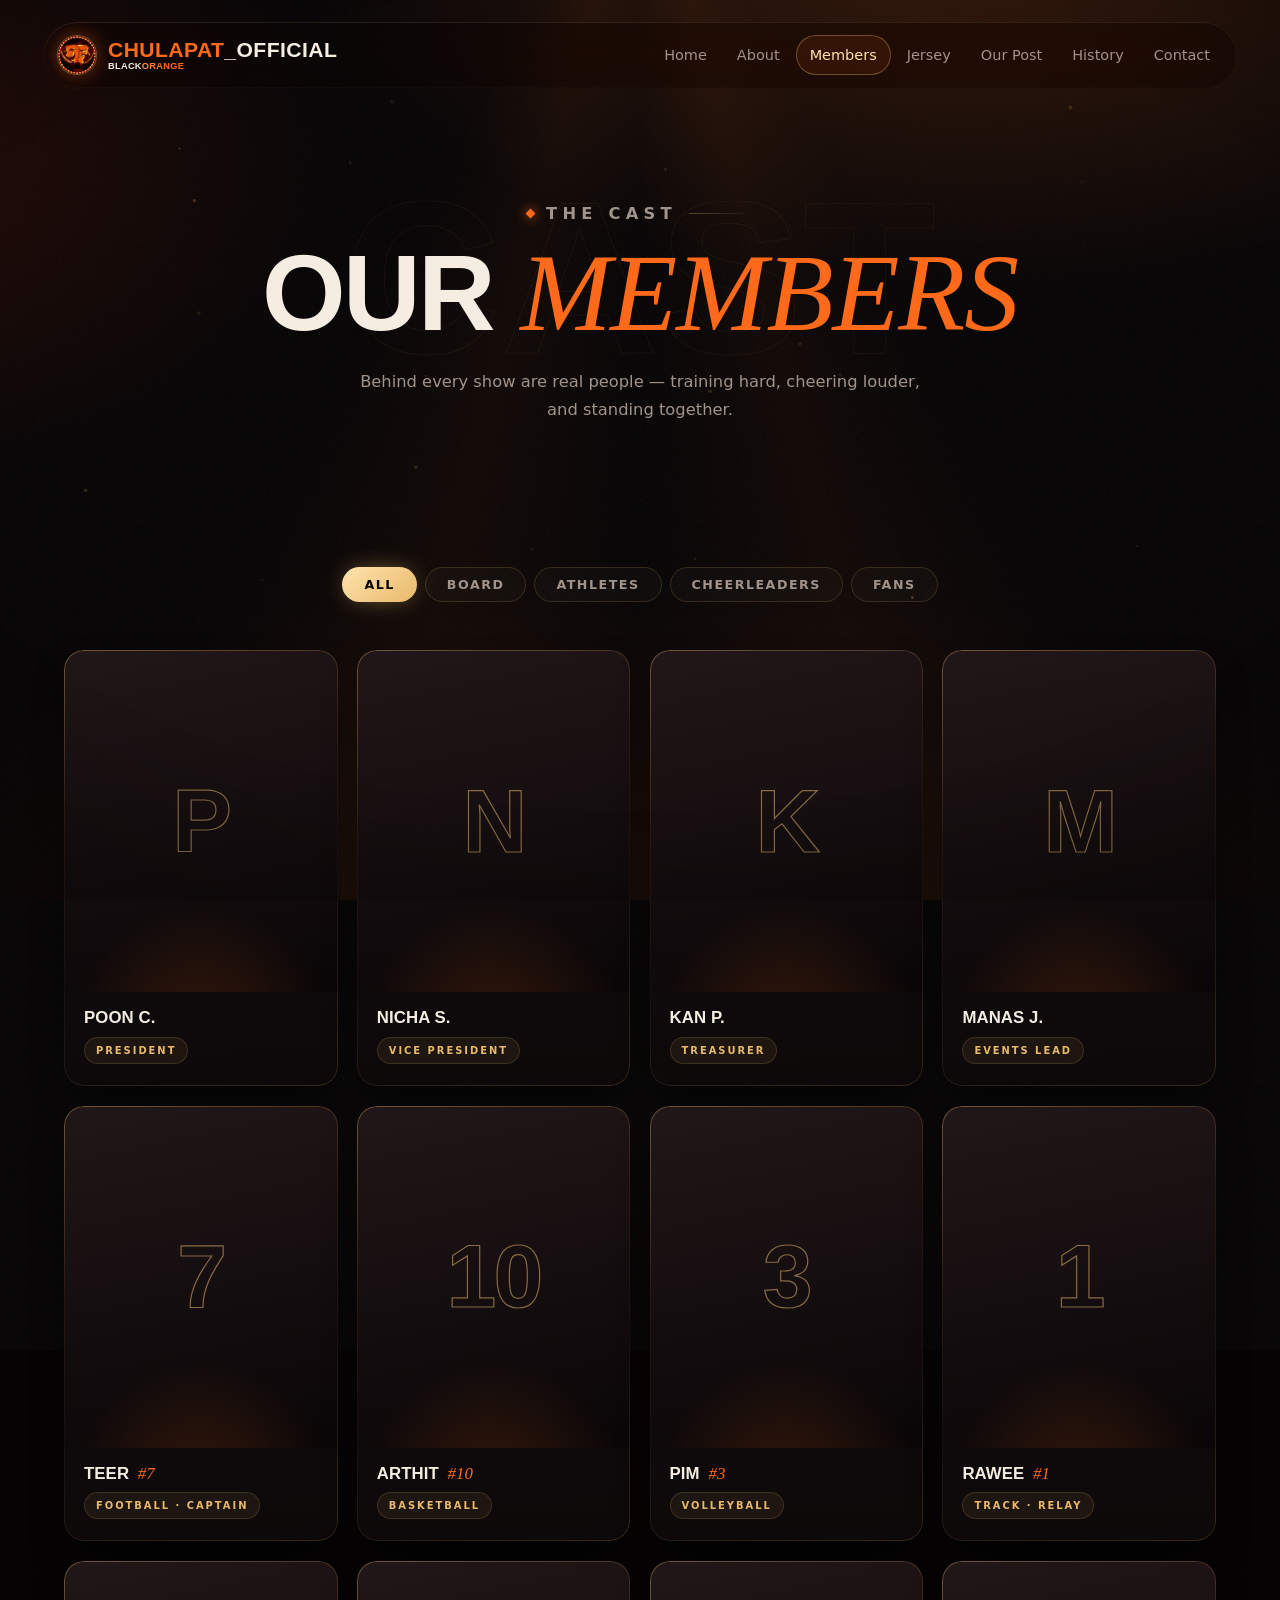
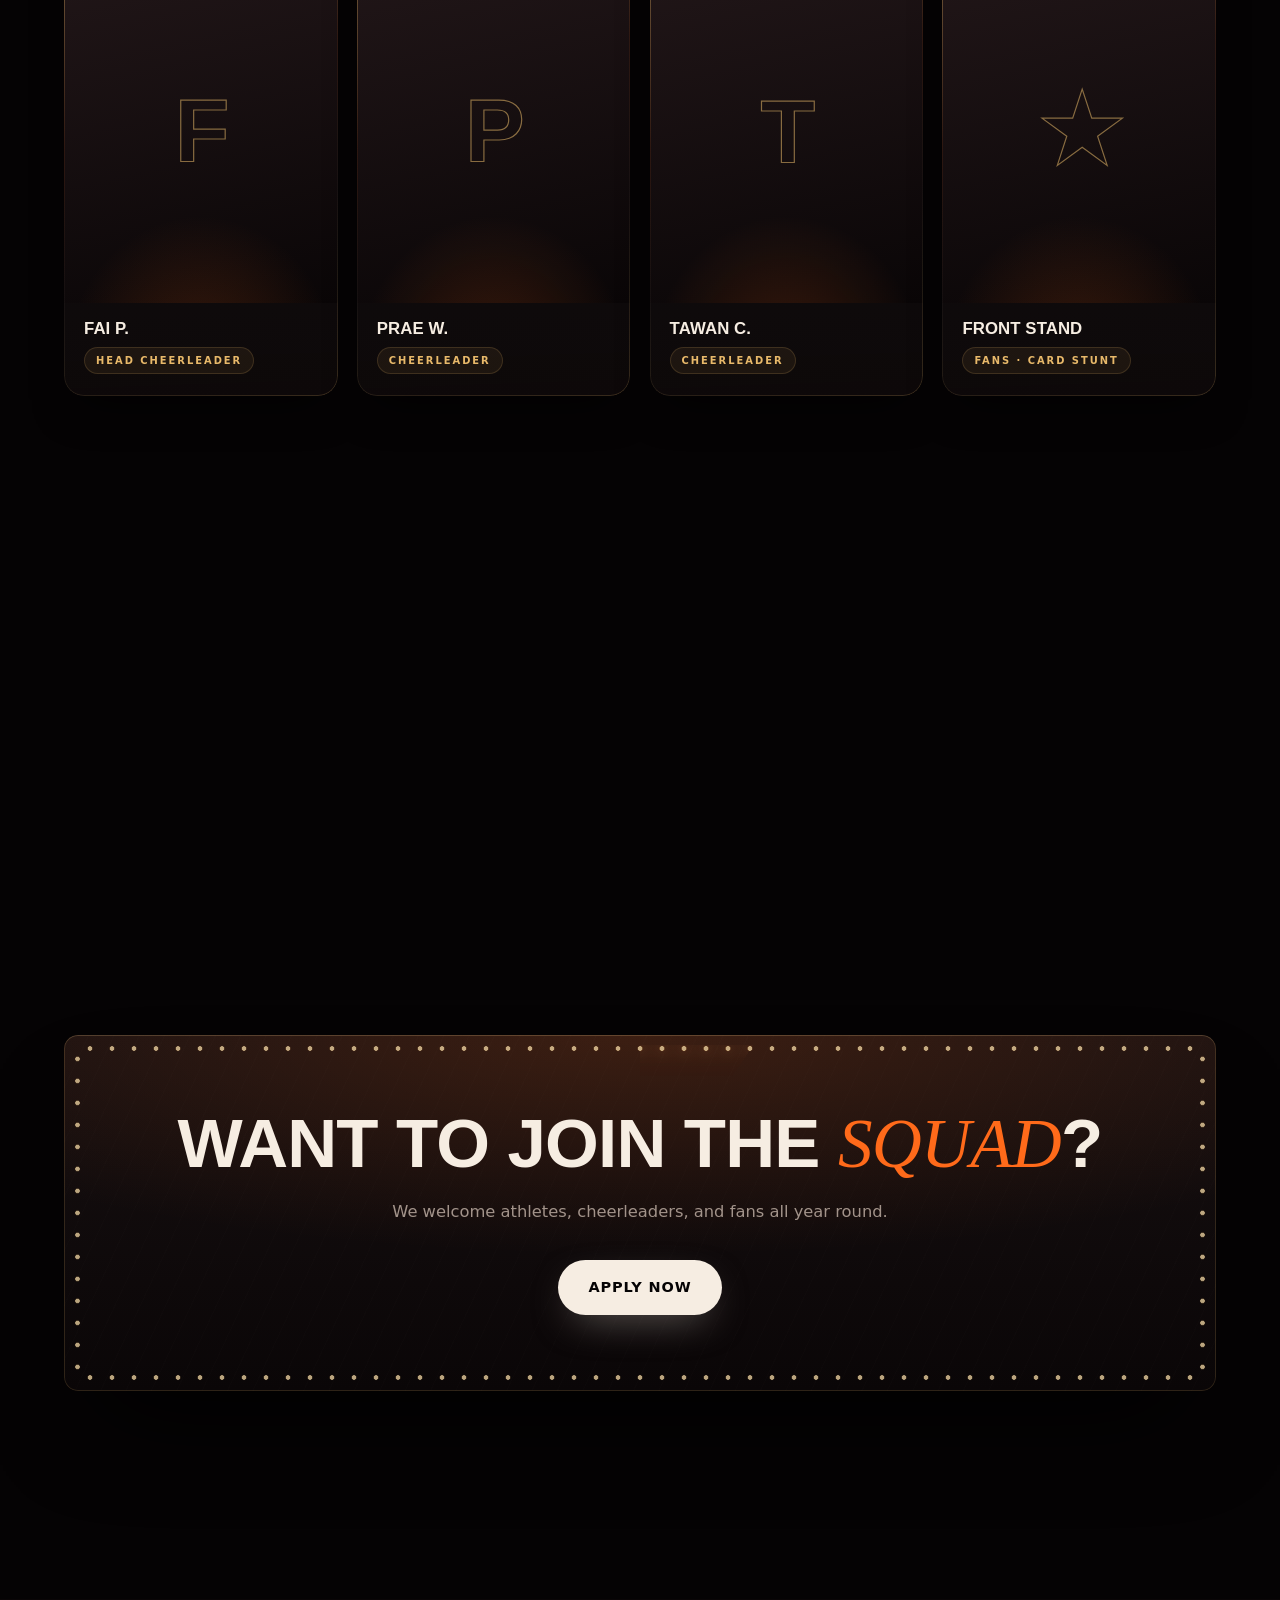
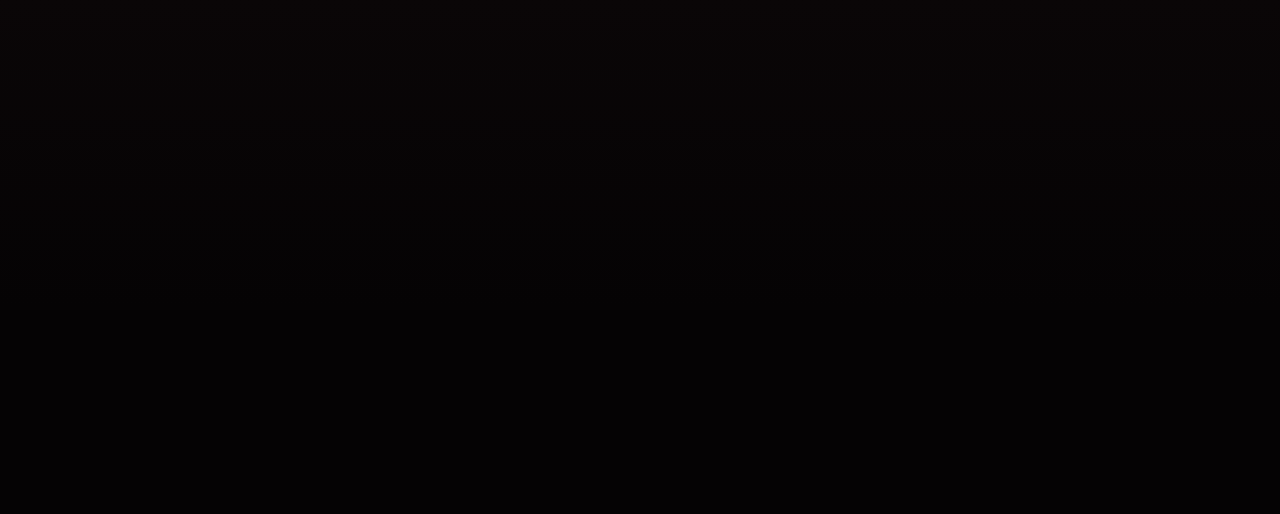
<file: public/members.html>
<!DOCTYPE html>
<html lang="en">
<head>
  <meta charset="UTF-8" />
  <meta name="viewport" content="width=device-width, initial-scale=1" />
  <meta http-equiv="Content-Security-Policy" content="default-src 'self'; img-src 'self' data:; style-src 'self' 'unsafe-inline' https://fonts.googleapis.com; font-src 'self' https://fonts.gstatic.com; script-src 'self'; base-uri 'self'; form-action 'self'; frame-ancestors 'none'; object-src 'none'" />
  <meta name="referrer" content="strict-origin-when-cross-origin" />
  <meta name="color-scheme" content="dark" />
  <meta name="description" content="Meet the CHULAPAT_OFFICIAL squad — board, athletes, cheerleaders and fans." />
  <title>Members · CHULAPAT_OFFICIAL</title>
  <meta name="theme-color" content="#050304" />

  <!-- Icons. The whole set is derived from assets/logo-mark.png by
       tools/build-icons.py — regenerate there, never edit these by hand. -->
  <link rel="icon" href="favicon.ico" sizes="32x32" />
  <link rel="icon" href="assets/icon-192.png" type="image/png" sizes="192x192" />
  <link rel="apple-touch-icon" href="assets/apple-touch-icon.png" />
  <link rel="manifest" href="site.webmanifest" />

  <!-- Link preview (LINE, Facebook, Messenger). These must be absolute URLs —
       every crawler requires it for og:image, and a relative one is resolved
       inconsistently or not at all. Origin is set in tools/build-icons.py's
       sibling note in the README; change it in all seven pages together if the
       site ever moves off workers.dev. -->
  <link rel="canonical" href="https://chulapatofficial.pcshsnst.workers.dev/members.html" />
  <meta property="og:url" content="https://chulapatofficial.pcshsnst.workers.dev/members.html" />
  <meta property="og:type" content="website" />
  <meta property="og:site_name" content="CHULAPAT_OFFICIAL" />
  <meta property="og:locale" content="th_TH" />
  <meta property="og:title" content="Members · CHULAPAT_OFFICIAL" />
  <meta property="og:description" content="Meet the CHULAPAT_OFFICIAL squad — board, athletes, cheerleaders and fans." />
  <meta property="og:image" content="https://chulapatofficial.pcshsnst.workers.dev/assets/og-cover.png" />
  <meta property="og:image:width" content="1200" />
  <meta property="og:image:height" content="630" />
  <meta property="og:image:alt" content="The CHULAPAT_OFFICIAL masks emblem beside the team wordmark on a dark ground." />
  <meta name="twitter:card" content="summary_large_image" />

  <link rel="preconnect" href="https://fonts.googleapis.com" />
  <link rel="preconnect" href="https://fonts.gstatic.com" crossorigin />
  <link href="https://fonts.googleapis.com/css2?family=Archivo:wght@400;500;600&family=Big+Shoulders+Display:wght@600;700;800;900&family=Bodoni+Moda:ital,wght@1,500;1,600&family=Noto+Sans+Thai:wght@400;600;700&display=swap" rel="stylesheet" />
  <link rel="stylesheet" href="css/styles.css" />
</head>
<body>
  <a class="skip-link" href="#main">Skip to main content</a>
  <header data-nav></header>

  <main id="main">
    <section class="page-head">
      <span class="ghost" aria-hidden="true">CAST</span>
      <div class="container">
        <p class="eyebrow">The Cast</p>
        <h1>Our <em>Members</em></h1>
        <p>Behind every show are real people — training hard, cheering louder, and standing together.</p>
      </div>
    </section>

    <section class="section section--tight">
      <div class="container">
        <div class="filters" data-filter-group data-target="#members-grid" role="group" aria-label="Filter members by department">
          <button class="chip is-active" type="button" data-cat="all">All</button>
          <button class="chip" type="button" data-cat="board">Board</button>
          <button class="chip" type="button" data-cat="athlete">Athletes</button>
          <button class="chip" type="button" data-cat="cheer">Cheerleaders</button>
          <button class="chip" type="button" data-cat="stand">Fans</button>
        </div>

        <div class="roster" id="members-grid">
          <article class="card member reveal" data-cat="board">
            <div class="member__plate"><span class="member__mono" aria-hidden="true">P</span></div>
            <div class="member__body"><h3 class="card__title">Poon C.</h3><span class="member__role">President</span></div>
          </article>
          <article class="card member reveal" data-cat="board">
            <div class="member__plate"><span class="member__mono" aria-hidden="true">N</span></div>
            <div class="member__body"><h3 class="card__title">Nicha S.</h3><span class="member__role">Vice President</span></div>
          </article>
          <article class="card member reveal" data-cat="board">
            <div class="member__plate"><span class="member__mono" aria-hidden="true">K</span></div>
            <div class="member__body"><h3 class="card__title">Kan P.</h3><span class="member__role">Treasurer</span></div>
          </article>
          <article class="card member reveal" data-cat="board">
            <div class="member__plate"><span class="member__mono" aria-hidden="true">M</span></div>
            <div class="member__body"><h3 class="card__title">Manas J.</h3><span class="member__role">Events Lead</span></div>
          </article>

          <article class="card member reveal" data-cat="athlete">
            <div class="member__plate"><span class="member__mono" aria-hidden="true">7</span></div>
            <div class="member__body"><h3 class="card__title">Teer <span class="member__num">#7</span></h3><span class="member__role">Football · Captain</span></div>
          </article>
          <article class="card member reveal" data-cat="athlete">
            <div class="member__plate"><span class="member__mono" aria-hidden="true">10</span></div>
            <div class="member__body"><h3 class="card__title">Arthit <span class="member__num">#10</span></h3><span class="member__role">Basketball</span></div>
          </article>
          <article class="card member reveal" data-cat="athlete">
            <div class="member__plate"><span class="member__mono" aria-hidden="true">3</span></div>
            <div class="member__body"><h3 class="card__title">Pim <span class="member__num">#3</span></h3><span class="member__role">Volleyball</span></div>
          </article>
          <article class="card member reveal" data-cat="athlete">
            <div class="member__plate"><span class="member__mono" aria-hidden="true">1</span></div>
            <div class="member__body"><h3 class="card__title">Rawee <span class="member__num">#1</span></h3><span class="member__role">Track · Relay</span></div>
          </article>

          <article class="card member reveal" data-cat="cheer">
            <div class="member__plate"><span class="member__mono" aria-hidden="true">F</span></div>
            <div class="member__body"><h3 class="card__title">Fai P.</h3><span class="member__role">Head Cheerleader</span></div>
          </article>
          <article class="card member reveal" data-cat="cheer">
            <div class="member__plate"><span class="member__mono" aria-hidden="true">P</span></div>
            <div class="member__body"><h3 class="card__title">Prae W.</h3><span class="member__role">Cheerleader</span></div>
          </article>
          <article class="card member reveal" data-cat="cheer">
            <div class="member__plate"><span class="member__mono" aria-hidden="true">T</span></div>
            <div class="member__body"><h3 class="card__title">Tawan C.</h3><span class="member__role">Cheerleader</span></div>
          </article>

          <article class="card member reveal" data-cat="stand">
            <div class="member__plate"><span class="member__mono" aria-hidden="true">★</span></div>
            <div class="member__body"><h3 class="card__title">Front Stand</h3><span class="member__role">Fans · Card Stunt</span></div>
          </article>
          <article class="card member reveal" data-cat="stand">
            <div class="member__plate"><span class="member__mono" aria-hidden="true">♪</span></div>
            <div class="member__body"><h3 class="card__title">Drumline</h3><span class="member__role">Fans · Marching Band</span></div>
          </article>
        </div>
      </div>
    </section>

    <section class="section section--tight">
      <div class="container">
        <div class="marquee-sign reveal">
          <span class="marquee-sign__frame" aria-hidden="true"></span>
          <h2>Want to Join the <em>Squad</em>?</h2>
          <p>We welcome athletes, cheerleaders, and fans all year round.</p>
          <a class="btn btn--light" href="contact.html"><span class="btn__label">Apply Now</span></a>
        </div>
      </div>
    </section>
  </main>

  <div data-footer></div>
  <script src="js/main.js" defer></script>
</body>
</html>
</file>
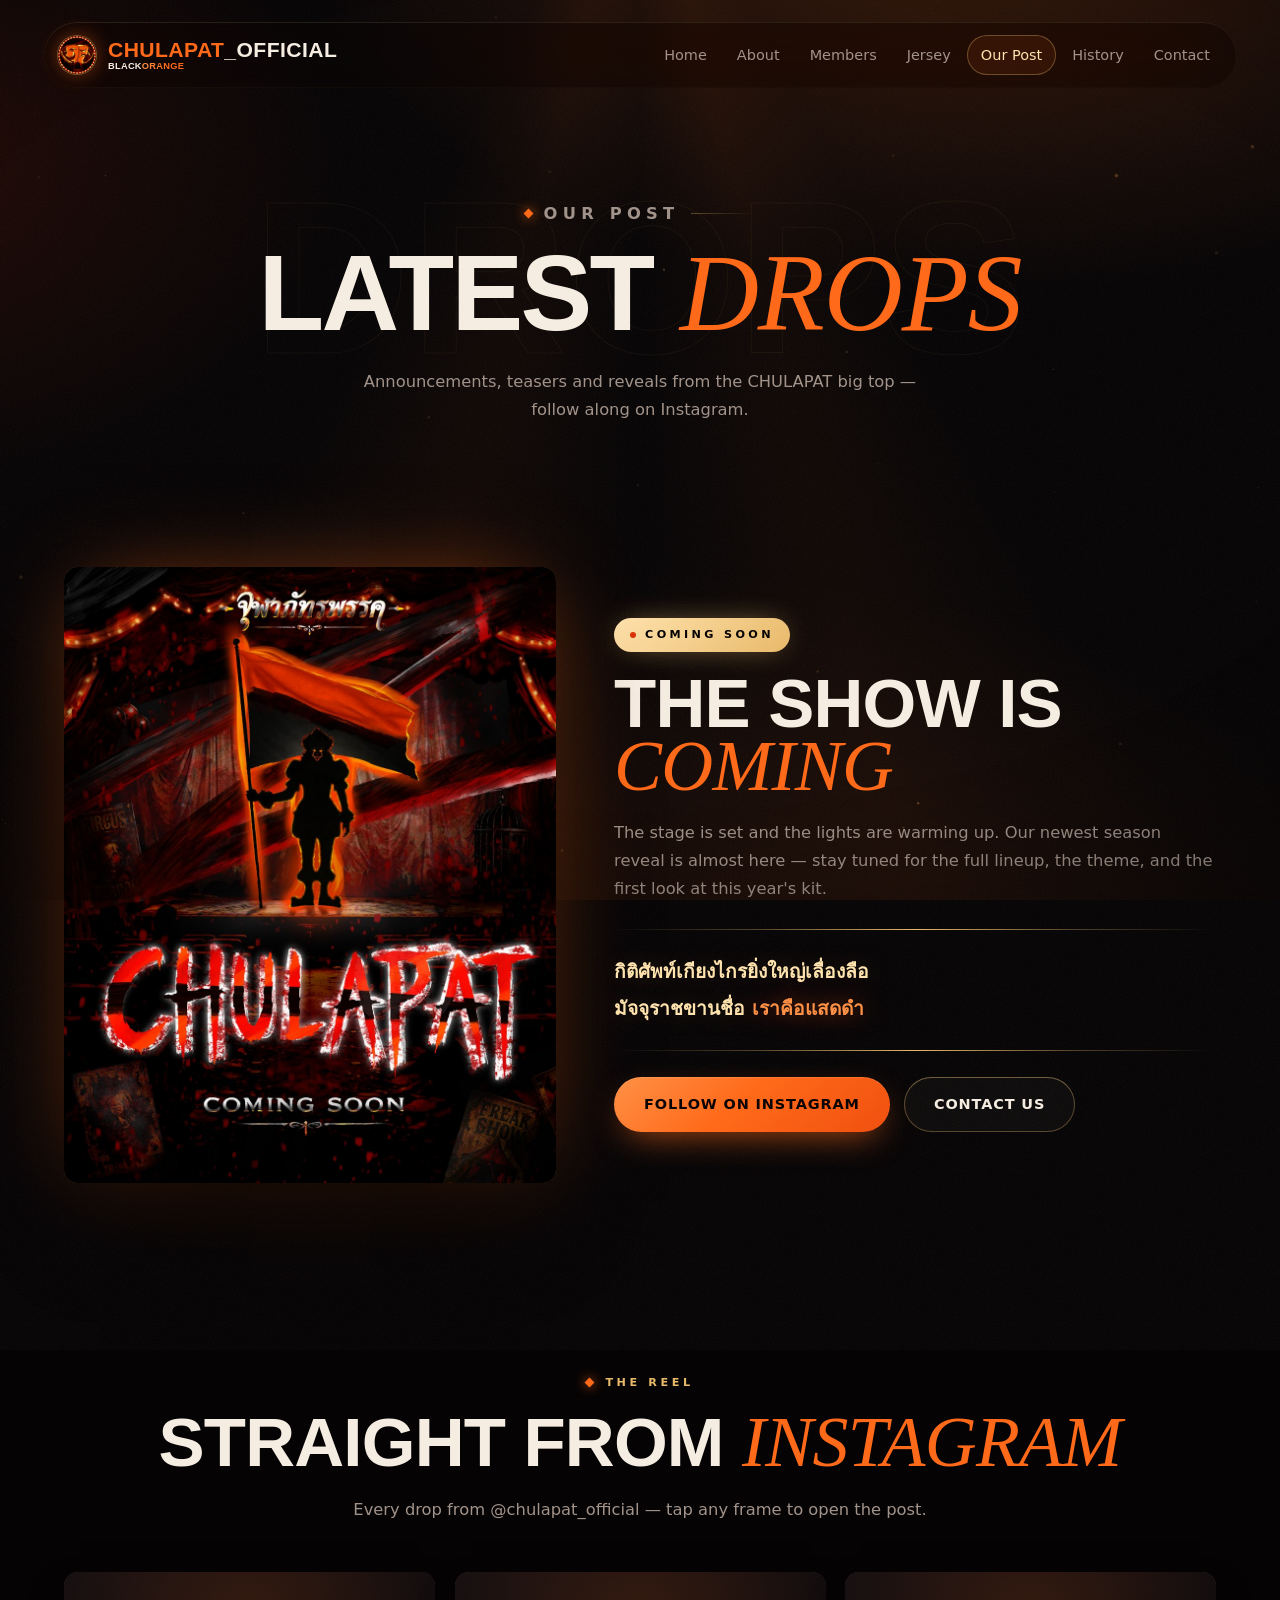
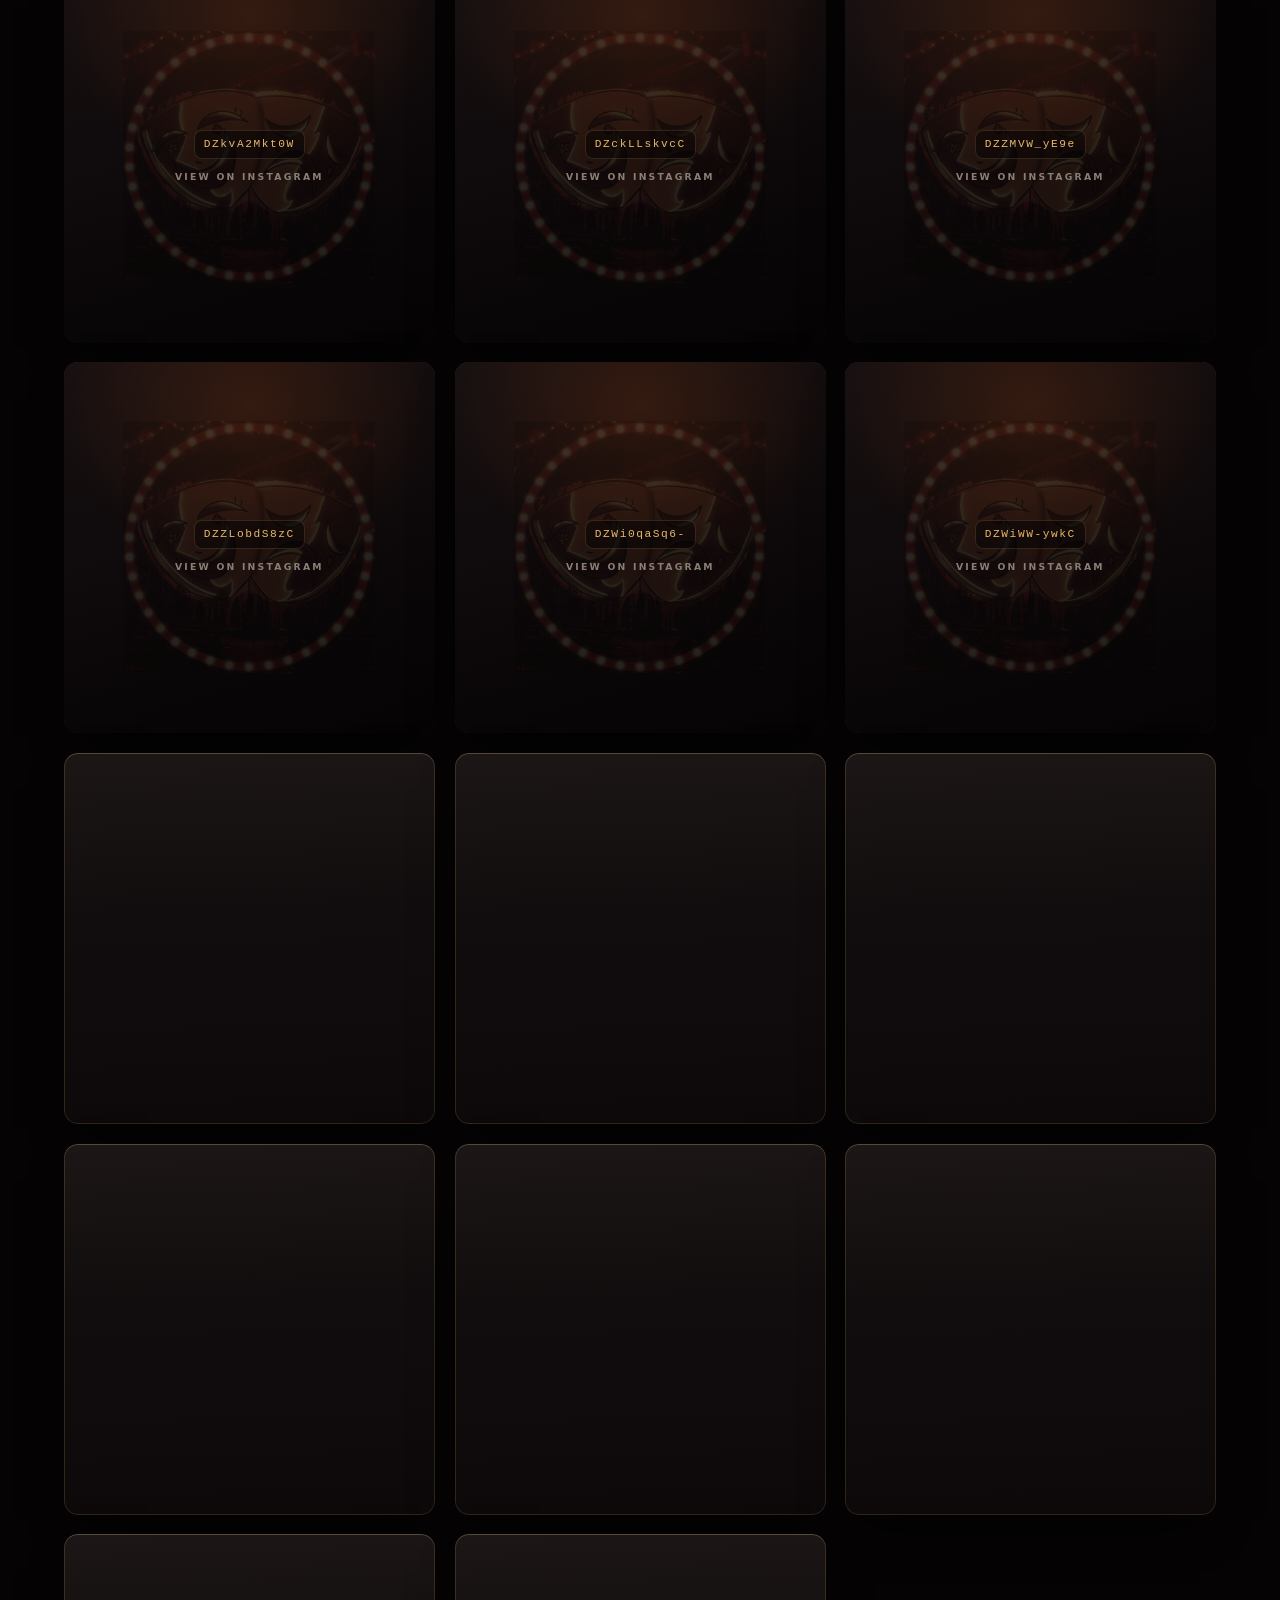
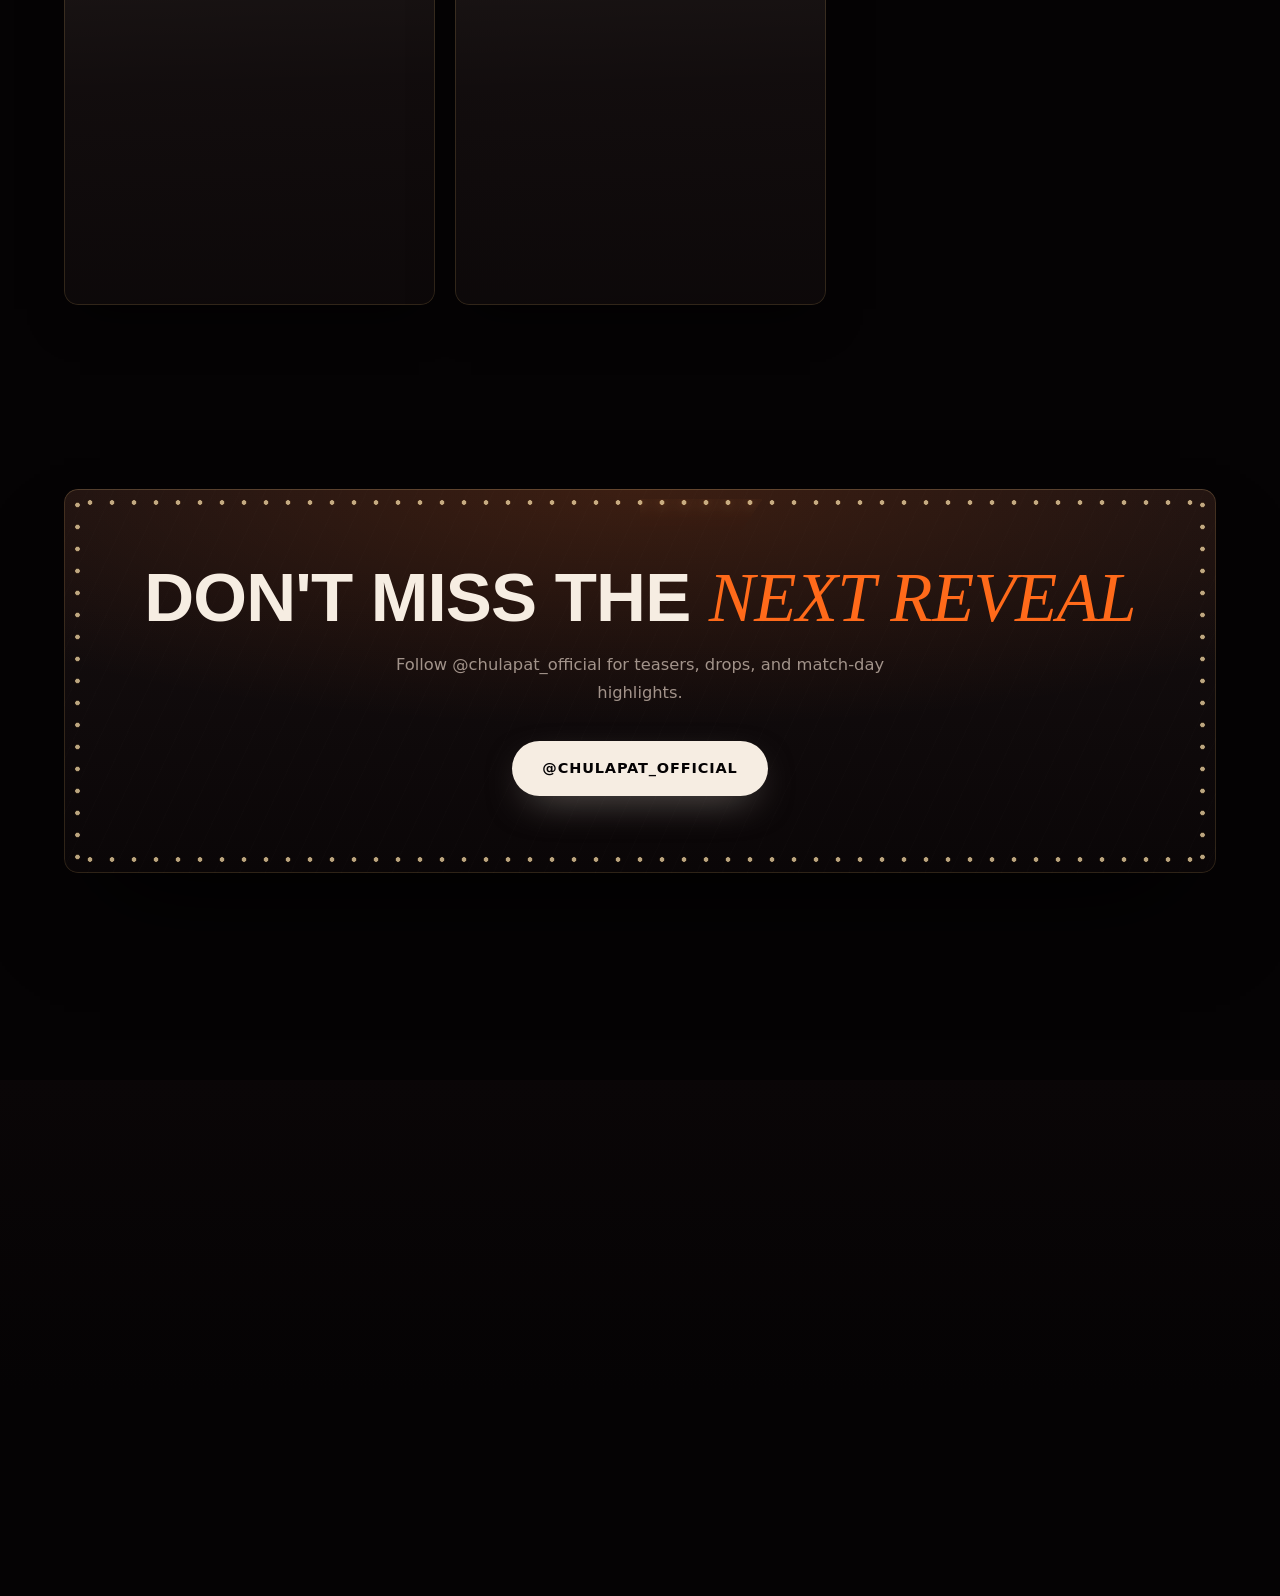
<file: public/ourpost.html>
<!DOCTYPE html>
<html lang="en">
<head>
  <meta charset="UTF-8" />
  <meta name="viewport" content="width=device-width, initial-scale=1" />
  <meta http-equiv="Content-Security-Policy" content="default-src 'self'; img-src 'self' data:; style-src 'self' 'unsafe-inline' https://fonts.googleapis.com; font-src 'self' https://fonts.gstatic.com; script-src 'self'; base-uri 'self'; form-action 'self'; frame-ancestors 'none'; object-src 'none'" />
  <meta name="referrer" content="strict-origin-when-cross-origin" />
  <meta name="color-scheme" content="dark" />
  <meta name="description" content="Our Post — the latest drops and announcements from CHULAPAT_OFFICIAL." />
  <title>Our Post · CHULAPAT_OFFICIAL</title>
  <meta name="theme-color" content="#050304" />

  <!-- Icons. The whole set is derived from assets/logo-mark.png by
       tools/build-icons.py — regenerate there, never edit these by hand. -->
  <link rel="icon" href="favicon.ico" sizes="32x32" />
  <link rel="icon" href="assets/icon-192.png" type="image/png" sizes="192x192" />
  <link rel="apple-touch-icon" href="assets/apple-touch-icon.png" />
  <link rel="manifest" href="site.webmanifest" />

  <!-- Link preview (LINE, Facebook, Messenger). These must be absolute URLs —
       every crawler requires it for og:image, and a relative one is resolved
       inconsistently or not at all. Origin is set in tools/build-icons.py's
       sibling note in the README; change it in all seven pages together if the
       site ever moves off workers.dev. -->
  <link rel="canonical" href="https://chulapatofficial.pcshsnst.workers.dev/ourpost.html" />
  <meta property="og:url" content="https://chulapatofficial.pcshsnst.workers.dev/ourpost.html" />
  <meta property="og:type" content="website" />
  <meta property="og:site_name" content="CHULAPAT_OFFICIAL" />
  <meta property="og:locale" content="th_TH" />
  <meta property="og:title" content="Our Post · CHULAPAT_OFFICIAL" />
  <meta property="og:description" content="Our Post — the latest drops and announcements from CHULAPAT_OFFICIAL." />
  <meta property="og:image" content="https://chulapatofficial.pcshsnst.workers.dev/assets/og-cover.png" />
  <meta property="og:image:width" content="1200" />
  <meta property="og:image:height" content="630" />
  <meta property="og:image:alt" content="The CHULAPAT_OFFICIAL masks emblem beside the team wordmark on a dark ground." />
  <meta name="twitter:card" content="summary_large_image" />

  <link rel="preconnect" href="https://fonts.googleapis.com" />
  <link rel="preconnect" href="https://fonts.gstatic.com" crossorigin />
  <link href="https://fonts.googleapis.com/css2?family=Archivo:wght@400;500;600&family=Big+Shoulders+Display:wght@600;700;800;900&family=Bodoni+Moda:ital,wght@1,500;1,600&family=Noto+Sans+Thai:wght@400;600;700&display=swap" rel="stylesheet" />
  <link rel="stylesheet" href="css/styles.css" />
</head>
<body>
  <a class="skip-link" href="#main">Skip to main content</a>
  <header data-nav></header>

  <main id="main">
    <section class="page-head">
      <span class="ghost" aria-hidden="true">DROPS</span>
      <div class="container">
        <p class="eyebrow">Our Post</p>
        <h1>Latest <em>Drops</em></h1>
        <p>Announcements, teasers and reveals from the CHULAPAT big top — follow along on Instagram.</p>
      </div>
    </section>

    <!-- Featured post -->
    <section class="section section--tight">
      <div class="container post-hero">
        <div class="post-hero__img reveal">
          <img class="media-original" src="assets/post-coming-soon.jpg" alt="CHULAPAT coming soon poster — dark circus theme" width="1000" height="1250" loading="lazy" />
        </div>
        <div class="reveal">
          <span class="badge-soon">Coming Soon</span>
          <h2 class="section__title" style="margin-top:20px">The Show Is <em>Coming</em></h2>
          <p class="section__lead">The stage is set and the lights are warming up. Our newest season reveal is almost here — stay tuned for the full lineup, the theme, and the first look at this year's kit.</p>
          <div class="hero__plate" style="margin-top:26px;padding-inline:0;max-width:none">
            <p class="hero__slogan thai" style="font-size:clamp(0.98rem,1.6vw,1.2rem)">กิติศัพท์เกียงไกรยิ่งใหญ่เลื่องลือ<br />มัจจุราชขานชื่อ <b>เราคือแสดดำ</b></p>
          </div>
          <div class="hero__cta" style="margin-top:26px;justify-content:flex-start">
            <a class="btn btn--primary" href="https://www.instagram.com/chulapat_official?igsh=MTFkbWNmbHZudmo4aQ%3D%3D&utm_source=qr" target="_blank" rel="noopener noreferrer"><span class="btn__label">Follow on Instagram</span></a>
            <a class="btn btn--ghost" href="contact.html"><span class="btn__label">Contact Us</span></a>
          </div>
        </div>
      </div>
    </section>

    <!-- Post cards — self-hosted, built in js/ig-posts.js -->
    <section class="section section--tight">
      <div class="container center">
        <p class="eyebrow">The Reel</p>
        <h2 class="section__title">Straight From <em>Instagram</em></h2>
        <p class="section__lead">Every drop from @chulapat_official — tap any frame to open the post.</p>
      </div>

      <!-- Cards render here -->
      <div class="container ig-feed" id="ig-feed"></div>

      <!-- Shown only when no posts have been added yet -->
      <div class="container ig-empty" id="ig-empty">
        <div class="ig-skeletons" aria-hidden="true">
          <div class="ig-skeleton"></div>
          <div class="ig-skeleton"></div>
          <div class="ig-skeleton"></div>
        </div>
        <p style="color:var(--bone-dim);margin-top:24px">
          Posts will appear here once they're added in <code>js/ig-posts.js</code>.
          Meanwhile, catch everything on
          <a class="link" href="https://www.instagram.com/chulapat_official?igsh=MTFkbWNmbHZudmo4aQ%3D%3D&utm_source=qr" target="_blank" rel="noopener noreferrer">Instagram</a>.
        </p>
      </div>
    </section>

    <section class="section section--tight">
      <div class="container">
        <div class="marquee-sign reveal">
          <span class="marquee-sign__frame" aria-hidden="true"></span>
          <h2>Don't Miss the <em>Next Reveal</em></h2>
          <p>Follow @chulapat_official for teasers, drops, and match-day highlights.</p>
          <a class="btn btn--light" href="https://www.instagram.com/chulapat_official?igsh=MTFkbWNmbHZudmo4aQ%3D%3D&utm_source=qr" target="_blank" rel="noopener noreferrer"><span class="btn__label">@chulapat_official</span></a>
        </div>
      </div>
    </section>
  </main>

  <div data-footer></div>
  <script src="js/main.js" defer></script>
  <script src="js/ig-posts.js" defer></script>
</body>
</html>
</file>
<file: css/styles.css>
/* =========================================================
   CHULAPAT_OFFICIAL — Dark Cinematic Circus (Orange / Black)
   Modern redesign
   ========================================================= */

/* ---------- Design Tokens ---------- */
:root {
  --orange: #FF6A1A;
  --orange-bright: #FF8A3D;
  --ember: #E23A0E;
  --gold: #FFB84D;
  --cream: #FDF3E7;

  --bg: #070506;
  --bg-2: #0C0809;
  --bg-3: #120C0D;
  --surface: rgba(255, 255, 255, 0.035);
  --surface-2: rgba(255, 255, 255, 0.06);
  --line: rgba(255, 106, 26, 0.16);
  --line-strong: rgba(255, 106, 26, 0.4);

  --text: #F3E9DE;
  --text-dim: #A99A8C;
  --danger: #FF5C5C;
  --success: #47D888;

  --font-display: "Bebas Neue", "Anton", Impact, sans-serif;
  --font-body: "Space Grotesk", "Noto Sans Thai", system-ui, sans-serif;
  --font-thai: "Noto Sans Thai", "Space Grotesk", sans-serif;

  --maxw: 1200px;
  --radius: 20px;
  --radius-sm: 12px;
  --shadow: 0 24px 60px rgba(0, 0, 0, 0.6);
  --glow-orange: 0 0 40px rgba(255, 106, 26, 0.35);
  --nav-h: 74px;
  --ease: cubic-bezier(0.22, 1, 0.36, 1);
}

/* ---------- Reset & Base ---------- */
*, *::before, *::after { box-sizing: border-box; }
html { scroll-behavior: smooth; -webkit-text-size-adjust: 100%; }

body {
  margin: 0;
  font-family: var(--font-body);
  color: var(--text);
  background: var(--bg);
  line-height: 1.7;
  overflow-x: hidden;
  min-height: 100vh;
}

/* Cinematic backdrop: ember glow + vignette + faint stripes */
body::before {
  content: "";
  position: fixed;
  inset: 0;
  z-index: -3;
  background:
    radial-gradient(900px 520px at 78% -8%, rgba(255, 106, 26, 0.22), transparent 62%),
    radial-gradient(760px 520px at -8% 12%, rgba(226, 58, 14, 0.16), transparent 58%),
    radial-gradient(1200px 700px at 50% 120%, rgba(255, 106, 26, 0.10), transparent 60%),
    var(--bg);
}
/* Film grain */
body::after {
  content: "";
  position: fixed;
  inset: 0;
  z-index: -2;
  pointer-events: none;
  opacity: 0.05;
  background-image: url("data:image/svg+xml,%3Csvg xmlns='http://www.w3.org/2000/svg' width='120' height='120'%3E%3Cfilter id='n'%3E%3CfeTurbulence type='fractalNoise' baseFrequency='0.9' numOctaves='2'/%3E%3C/filter%3E%3Crect width='100%25' height='100%25' filter='url(%23n)'/%3E%3C/svg%3E");
}

img { max-width: 100%; display: block; }
a { color: inherit; text-decoration: none; }
h1, h2, h3 { line-height: 1.02; margin: 0 0 0.4em; letter-spacing: 0.4px; }

.container { width: 100%; max-width: var(--maxw); margin-inline: auto; padding-inline: 24px; }

.display {
  font-family: var(--font-display);
  font-weight: 400;
  text-transform: uppercase;
  letter-spacing: 2px;
}
.thai { font-family: var(--font-thai); }

:focus-visible { outline: 3px solid var(--gold); outline-offset: 3px; border-radius: 4px; }
.skip-link {
  position: absolute; left: -999px; top: 0;
  background: var(--gold); color: var(--bg); padding: 10px 16px;
  font-weight: 700; z-index: 999; border-radius: 0 0 8px 0;
}
.skip-link:focus { left: 0; }

/* ---------- Marquee bulb strip ---------- */
.bulbs {
  height: 6px;
  background: radial-gradient(circle at center, var(--gold) 0 2.5px, transparent 2.6px) repeat-x;
  background-size: 22px 6px;
  animation: bulbBlink 1.3s steps(2) infinite;
  filter: drop-shadow(0 0 5px var(--gold));
}
@keyframes bulbBlink { 50% { opacity: 0.3; } }

/* ---------- Navbar ---------- */
.nav {
  position: sticky; top: 0; z-index: 100; height: var(--nav-h);
  display: flex; align-items: center;
  background: rgba(7, 5, 6, 0.72);
  backdrop-filter: blur(18px) saturate(140%);
  border-bottom: 1px solid var(--line);
}
.nav__inner {
  display: flex; align-items: center; justify-content: space-between;
  width: 100%; max-width: var(--maxw); margin-inline: auto; padding-inline: 24px;
}
.brand { display: flex; align-items: center; gap: 12px; }
.brand__logo {
  width: 42px; height: 42px; border-radius: 50%; object-fit: cover;
  box-shadow: 0 0 0 1px var(--line-strong), 0 0 18px rgba(255, 106, 26, 0.45);
}
.brand__text {
  font-family: var(--font-display); font-size: 1.4rem; letter-spacing: 2px; color: var(--cream);
  line-height: 1;
}
.brand__text b { color: var(--orange); font-weight: 400; }
.brand__text small { display: block; font-family: var(--font-body); font-size: 0.55rem; letter-spacing: 4px; color: var(--text-dim); }

.nav__links { display: flex; align-items: center; gap: 2px; list-style: none; margin: 0; padding: 0; }
.nav__links a {
  display: block; padding: 9px 13px; border-radius: 999px;
  font-weight: 500; font-size: 0.9rem; color: var(--text-dim);
  transition: color 0.2s, background 0.2s;
}
.nav__links a:hover { color: var(--cream); background: var(--surface-2); }
.nav__links a.is-active { color: var(--bg); background: var(--orange); font-weight: 600; }

.nav__toggle { display: none; background: none; border: 0; cursor: pointer; width: 44px; height: 44px; padding: 10px; }
.nav__toggle span { display: block; height: 2px; background: var(--cream); margin: 5px 0; border-radius: 2px; transition: 0.25s; }
.nav__toggle[aria-expanded="true"] span:nth-child(1) { transform: translateY(7px) rotate(45deg); }
.nav__toggle[aria-expanded="true"] span:nth-child(2) { opacity: 0; }
.nav__toggle[aria-expanded="true"] span:nth-child(3) { transform: translateY(-7px) rotate(-45deg); }

/* ---------- Buttons ---------- */
.btn {
  display: inline-flex; align-items: center; gap: 9px;
  padding: 13px 26px; border-radius: 999px;
  font-weight: 600; font-family: var(--font-body); font-size: 0.98rem;
  cursor: pointer; border: 1.5px solid transparent;
  transition: transform 0.2s var(--ease), box-shadow 0.25s, background 0.2s;
}
.btn:hover { transform: translateY(-3px); }
.btn:active { transform: translateY(-1px); }
.btn--primary {
  background: linear-gradient(135deg, var(--orange), var(--ember));
  color: #fff; box-shadow: 0 10px 30px rgba(255, 106, 26, 0.4);
}
.btn--primary:hover { box-shadow: 0 14px 40px rgba(255, 106, 26, 0.55); }
.btn--ghost { background: var(--surface); color: var(--cream); border-color: var(--line-strong); }
.btn--ghost:hover { background: var(--surface-2); border-color: var(--orange); }

/* ---------- Section scaffolding ---------- */
.section { padding: 90px 0; }
.section--tight { padding: 58px 0; }
.eyebrow {
  display: inline-flex; align-items: center; gap: 8px;
  font-weight: 600; letter-spacing: 4px; text-transform: uppercase;
  font-size: 0.72rem; color: var(--gold);
  padding: 7px 15px; border: 1px solid var(--line); border-radius: 999px;
  background: var(--surface); margin-bottom: 18px;
}
.section__title { font-size: clamp(2.1rem, 5vw, 3.6rem); color: var(--cream); font-family: var(--font-display); letter-spacing: 1px; }
.section__title em { color: var(--orange); font-style: normal; }
.section__lead { color: var(--text-dim); max-width: 620px; font-size: 1.05rem; }
.center { text-align: center; }
.center .section__lead { margin-inline: auto; }

/* ---------- Hero ---------- */
.hero { position: relative; padding: 70px 0 60px; overflow: hidden; }
.hero__grid { display: grid; grid-template-columns: 1.05fr 0.95fr; gap: 40px; align-items: center; }
.hero__wordmark {
  font-family: var(--font-display);
  font-size: clamp(2.8rem, 8.5vw, 6rem);
  color: var(--cream); line-height: 0.9; letter-spacing: 1px;
  text-shadow: 0 0 40px rgba(255, 106, 26, 0.25);
}
.hero__wordmark span { color: var(--orange); }
.hero__slogan {
  font-family: var(--font-thai);
  font-size: clamp(1.05rem, 2.4vw, 1.5rem);
  font-weight: 600; color: var(--gold);
  margin: 22px 0 6px; line-height: 1.7;
  text-shadow: 0 0 22px rgba(255, 184, 77, 0.3);
}
.hero__slogan b { color: var(--orange-bright); }
.hero__tagline { color: var(--text-dim); letter-spacing: 3px; text-transform: uppercase; font-size: 0.82rem; margin-bottom: 28px; }
.hero__cta { display: flex; gap: 14px; flex-wrap: wrap; }

.hero__logo-wrap { position: relative; display: grid; place-items: center; }
.hero__logo-glow {
  position: absolute; width: 78%; aspect-ratio: 1; border-radius: 50%;
  background: radial-gradient(circle, rgba(255, 106, 26, 0.55), transparent 68%);
  filter: blur(30px); animation: pulseGlow 4s ease-in-out infinite;
}
.hero__logo {
  position: relative; width: min(420px, 82%); filter: drop-shadow(0 20px 45px rgba(226, 58, 14, 0.45));
  animation: floaty 6s ease-in-out infinite;
}
@keyframes pulseGlow { 0%, 100% { opacity: 0.65; transform: scale(1); } 50% { opacity: 1; transform: scale(1.06); } }
@keyframes floaty { 0%, 100% { transform: translateY(0); } 50% { transform: translateY(-14px); } }
@media (prefers-reduced-motion: reduce) {
  .hero__logo, .hero__logo-glow, .bulbs { animation: none; }
}

/* Marquee ticker */
.ticker {
  border-top: 1px solid var(--line); border-bottom: 1px solid var(--line);
  background: linear-gradient(90deg, rgba(255,106,26,0.08), rgba(226,58,14,0.04));
  overflow: hidden; white-space: nowrap;
}
.ticker__track {
  display: inline-flex; gap: 44px; padding: 13px 0;
  font-family: var(--font-display); letter-spacing: 3px; color: var(--gold); font-size: 1.05rem;
  animation: scrollX 24s linear infinite; will-change: transform;
}
.ticker__track span::after { content: "◆"; margin-left: 44px; color: var(--orange); font-size: 0.7em; }
@keyframes scrollX { to { transform: translateX(-50%); } }
@media (prefers-reduced-motion: reduce) { .ticker__track { animation: none; } }

/* ---------- Stats ---------- */
.stats { display: grid; grid-template-columns: repeat(4, 1fr); gap: 16px; }
.stat {
  background: var(--surface); border: 1px solid var(--line); border-radius: var(--radius);
  padding: 28px 20px; text-align: center; backdrop-filter: blur(6px);
}
.stat b { font-family: var(--font-display); font-size: 3rem; color: var(--orange); display: block; line-height: 1; }
.stat span { color: var(--text-dim); font-size: 0.85rem; letter-spacing: 1.5px; text-transform: uppercase; }

/* ---------- Cards / grid ---------- */
.grid { display: grid; gap: 22px; }
.grid--3 { grid-template-columns: repeat(3, 1fr); }
.grid--4 { grid-template-columns: repeat(4, 1fr); }
.grid--2 { grid-template-columns: repeat(2, 1fr); }

.card {
  position: relative;
  background: var(--surface); border: 1px solid var(--line);
  border-radius: var(--radius); overflow: hidden; backdrop-filter: blur(6px);
  transition: transform 0.28s var(--ease), box-shadow 0.28s, border-color 0.28s;
}
.card:hover { transform: translateY(-7px); border-color: var(--line-strong); box-shadow: var(--shadow), var(--glow-orange); }
.card__body { padding: 24px; }
.card__title { color: var(--cream); font-size: 1.2rem; }
.card__text { color: var(--text-dim); font-size: 0.95rem; margin: 0; }

.feature { padding: 30px 26px; }
.feature__icon {
  width: 56px; height: 56px; border-radius: 16px; display: grid; place-items: center;
  font-size: 1.7rem; margin-bottom: 18px;
  background: linear-gradient(150deg, rgba(255,106,26,0.2), rgba(226,58,14,0.08));
  border: 1px solid var(--line);
}

/* ---------- Member cards ---------- */
.member { text-align: center; }
.member__avatar {
  width: 100%; aspect-ratio: 1; display: grid; place-items: center;
  font-family: var(--font-display); font-size: 4rem; color: var(--bg);
  background: linear-gradient(150deg, var(--orange), var(--ember));
  position: relative;
}
.member__avatar::after {
  content: ""; position: absolute; inset: 0;
  background: radial-gradient(circle at 50% 120%, rgba(0,0,0,0.35), transparent 60%);
}
.member__body { padding: 20px 16px; }
.member__role {
  display: inline-block; font-size: 0.68rem; letter-spacing: 2px; text-transform: uppercase;
  color: var(--gold); border: 1px solid var(--line); border-radius: 999px; padding: 4px 11px; margin-top: 8px;
}
.member__num { color: var(--orange); font-family: var(--font-display); }

/* Filter chips */
.filters { display: flex; flex-wrap: wrap; gap: 10px; justify-content: center; margin-bottom: 36px; }
.chip {
  padding: 9px 19px; border-radius: 999px; cursor: pointer;
  background: var(--surface); border: 1px solid var(--line); color: var(--text-dim);
  font-weight: 500; font-family: var(--font-body); font-size: 0.9rem; transition: 0.2s;
}
.chip:hover { color: var(--cream); border-color: var(--line-strong); }
.chip.is-active { background: var(--orange); color: var(--bg); border-color: var(--orange); font-weight: 600; }

/* ---------- Jersey ---------- */
.jersey {
  position: relative; padding: 34px; text-align: center;
  background: radial-gradient(circle at 50% 26%, rgba(255,106,26,0.2), transparent 62%);
}
.jersey__shirt {
  width: 190px; height: 210px; margin: 0 auto 18px; position: relative;
  background: linear-gradient(160deg, var(--orange), var(--ember));
  clip-path: polygon(30% 0, 70% 0, 78% 8%, 100% 20%, 92% 40%, 82% 34%, 82% 100%, 18% 100%, 18% 34%, 8% 40%, 0 20%, 22% 8%);
  box-shadow: inset 0 -30px 40px rgba(0,0,0,0.35);
  filter: drop-shadow(0 12px 24px rgba(226,58,14,0.4));
}
.jersey__shirt::before {
  content: attr(data-num); position: absolute; inset: 0; top: 40px;
  display: grid; place-items: center;
  font-family: var(--font-display); font-size: 4.5rem; color: rgba(0,0,0,0.32);
}
.jersey__stripes {
  position: absolute; inset: 0;
  background: repeating-linear-gradient(90deg, transparent 0 26px, rgba(0,0,0,0.12) 26px 34px);
  clip-path: inherit;
}
.jersey__name { color: var(--cream); font-family: var(--font-display); font-size: 1.4rem; letter-spacing: 2px; }
.jersey__price { color: var(--gold); font-weight: 700; font-size: 1.1rem; }

.sizes { display: flex; gap: 8px; justify-content: center; flex-wrap: wrap; margin: 14px 0; }
.sizes span {
  width: 40px; height: 40px; display: grid; place-items: center; border-radius: 9px;
  border: 1px solid var(--line); color: var(--text-dim); font-weight: 600; font-size: 0.85rem;
}

/* ---------- Timeline (history) ---------- */
.timeline { position: relative; max-width: 840px; margin-inline: auto; padding-left: 30px; }
.timeline::before {
  content: ""; position: absolute; left: 7px; top: 6px; bottom: 6px; width: 3px;
  background: linear-gradient(var(--orange), var(--gold), transparent);
}
.tl-item { position: relative; padding: 0 0 36px 28px; }
.tl-item::before {
  content: ""; position: absolute; left: -30px; top: 4px; width: 18px; height: 18px;
  border-radius: 50%; background: var(--orange); box-shadow: 0 0 0 4px var(--bg), 0 0 14px var(--orange);
}
.tl-year { font-family: var(--font-display); font-size: 1.9rem; color: var(--gold); }
.tl-card { margin-top: 8px; background: var(--surface); border: 1px solid var(--line); border-radius: var(--radius); padding: 22px; }
.tl-card h3 { color: var(--cream); }
.tl-medals { display: flex; gap: 16px; flex-wrap: wrap; margin-top: 10px; }
.tl-medals span { font-size: 0.85rem; color: var(--text-dim); }
.tl-medals b { color: var(--orange); }

/* ---------- About: values ---------- */
.value { display: flex; gap: 16px; align-items: flex-start; }
.value__no { font-family: var(--font-display); font-size: 2.4rem; color: var(--orange); line-height: 1; }

/* ---------- Our Post ---------- */
.post-hero {
  display: grid; grid-template-columns: 0.85fr 1.15fr; gap: 40px; align-items: center;
}
.post-hero__img {
  border-radius: var(--radius); overflow: hidden; border: 1px solid var(--line);
  box-shadow: var(--shadow), var(--glow-orange);
}
.post-hero__img img { width: 100%; }
.post-grid { display: grid; grid-template-columns: repeat(3, 1fr); gap: 14px; }
.post-tile {
  position: relative; aspect-ratio: 1; border-radius: var(--radius-sm); overflow: hidden;
  border: 1px solid var(--line); display: grid; place-items: center; text-align: center;
  background: linear-gradient(160deg, var(--bg-2), var(--bg-3)); padding: 16px;
  transition: transform 0.25s var(--ease), border-color 0.25s;
}
.post-tile:hover { transform: translateY(-5px); border-color: var(--line-strong); }
.post-tile .display { font-size: 1.5rem; color: var(--orange); }
.post-tile span { color: var(--text-dim); font-size: 0.8rem; }
.badge-soon {
  display: inline-block; font-size: 0.7rem; letter-spacing: 3px; text-transform: uppercase;
  color: var(--bg); background: var(--gold); padding: 4px 12px; border-radius: 999px; font-weight: 700;
}

/* Live Instagram feed (official embeds) */
.ig-feed { display: flex; flex-wrap: wrap; gap: 22px; justify-content: center; margin-top: 34px; }
.ig-card { flex: 0 1 380px; max-width: 540px; min-width: 300px; }
.ig-card .instagram-media { margin: 0 auto !important; }
.ig-empty { display: none; text-align: center; }
.ig-empty code {
  font-family: ui-monospace, "Cascadia Code", monospace; font-size: 0.85em;
  background: var(--surface-2); border: 1px solid var(--line); padding: 2px 7px; border-radius: 6px; color: var(--gold);
}

/* ---------- Contact ---------- */
.contact-grid { display: grid; grid-template-columns: 1fr 1fr; gap: 36px; align-items: start; }
.field { margin-bottom: 18px; }
.field label { display: block; font-weight: 600; margin-bottom: 7px; color: var(--cream); font-size: 0.92rem; }
.field input, .field textarea, .field select {
  width: 100%; padding: 13px 15px; border-radius: var(--radius-sm);
  background: var(--bg-2); border: 1px solid var(--line); color: var(--text);
  font-family: var(--font-body); font-size: 1rem; transition: border-color 0.2s, box-shadow 0.2s;
}
.field input:focus, .field textarea:focus, .field select:focus {
  border-color: var(--orange); outline: none; box-shadow: 0 0 0 3px rgba(255,106,26,0.15);
}
.field textarea { resize: vertical; min-height: 130px; }
.field__error { color: var(--danger); font-size: 0.83rem; margin-top: 5px; min-height: 1em; display: block; }
.form-note {
  padding: 14px 16px; border-radius: var(--radius-sm); margin-top: 12px;
  border: 1px solid rgba(71,216,136,0.35); background: rgba(71,216,136,0.1); color: var(--success);
  display: none;
}
.form-note.is-visible { display: block; }

.info-list { list-style: none; padding: 0; margin: 0; display: grid; gap: 16px; }
.info-list li { display: flex; gap: 14px; align-items: center; }
.info-list .ic {
  width: 48px; height: 48px; border-radius: 13px; display: grid; place-items: center; font-size: 1.3rem;
  background: linear-gradient(150deg, rgba(255,106,26,0.2), rgba(226,58,14,0.08)); border: 1px solid var(--line); flex-shrink: 0;
}
.info-list b { color: var(--cream); display: block; }
.info-list span { color: var(--text-dim); font-size: 0.92rem; }

.socials { display: flex; gap: 12px; margin-top: 22px; flex-wrap: wrap; }
.socials a {
  min-width: 46px; height: 46px; padding: 0 16px; border-radius: 13px; display: inline-flex; align-items: center; gap: 8px; justify-content: center;
  border: 1px solid var(--line); color: var(--cream); font-weight: 600; transition: 0.2s; background: var(--surface);
}
.socials a:hover { background: var(--orange); color: var(--bg); transform: translateY(-3px); border-color: var(--orange); }

.qr-card {
  margin-top: 26px; display: flex; gap: 18px; align-items: center;
  background: var(--surface); border: 1px solid var(--line); border-radius: var(--radius); padding: 18px;
}
.qr-card img { width: 120px; height: 120px; border-radius: 12px; background: #fff; }
.qr-card b { color: var(--cream); }
.qr-card p { color: var(--text-dim); font-size: 0.9rem; margin: 4px 0 0; }

/* ---------- CTA band ---------- */
.cta-band {
  position: relative; overflow: hidden;
  background: linear-gradient(120deg, var(--ember), var(--orange));
  border-radius: 28px; padding: 54px; text-align: center; color: #fff; box-shadow: var(--shadow);
}
.cta-band::before {
  content: ""; position: absolute; inset: 0; opacity: 0.15;
  background: radial-gradient(circle at 20% 20%, #fff 0 2px, transparent 2px) repeat;
  background-size: 26px 26px;
}
.cta-band > * { position: relative; }
.cta-band h2 { font-family: var(--font-display); font-size: clamp(2rem,5vw,3.2rem); }

/* ---------- Footer ---------- */
.footer { border-top: 1px solid var(--line); background: var(--bg-2); padding: 58px 0 28px; margin-top: 40px; }
.footer__grid { display: grid; grid-template-columns: 1.5fr 1fr 1fr; gap: 30px; }
.footer__brand { display: flex; align-items: center; gap: 12px; margin-bottom: 14px; }
.footer__brand img { width: 46px; height: 46px; border-radius: 50%; }
.footer h4 { color: var(--cream); font-family: var(--font-display); letter-spacing: 2px; }
.footer a { color: var(--text-dim); display: block; padding: 4px 0; transition: color 0.2s; }
.footer a:hover { color: var(--orange); }
.footer__bottom {
  border-top: 1px solid var(--line); margin-top: 30px; padding-top: 20px;
  display: flex; justify-content: space-between; flex-wrap: wrap; gap: 10px;
  color: var(--text-dim); font-size: 0.86rem;
}

/* ---------- Reveal ---------- */
.reveal { opacity: 0; transform: translateY(26px); transition: opacity 0.7s var(--ease), transform 0.7s var(--ease); }
.reveal.is-in { opacity: 1; transform: none; }
@media (prefers-reduced-motion: reduce) { .reveal { opacity: 1; transform: none; transition: none; } }

/* ---------- Page header ---------- */
.page-head { padding: 74px 0 26px; text-align: center; position: relative; }
.page-head h1 { font-family: var(--font-display); font-size: clamp(2.8rem, 7vw, 5.2rem); color: var(--cream); letter-spacing: 1px; }
.page-head h1 em { color: var(--orange); font-style: normal; }
.page-head p { color: var(--text-dim); max-width: 640px; margin-inline: auto; }

/* ---------- Responsive ---------- */
@media (max-width: 940px) {
  .hero__grid { grid-template-columns: 1fr; text-align: center; }
  .hero__cta { justify-content: center; }
  .hero__logo-wrap { order: -1; }
  .post-hero { grid-template-columns: 1fr; }
  .contact-grid { grid-template-columns: 1fr; }
  .grid--4 { grid-template-columns: repeat(2, 1fr); }
  .stats { grid-template-columns: repeat(2, 1fr); }
  .footer__grid { grid-template-columns: 1fr 1fr; }
}
@media (max-width: 820px) {
  .nav__toggle { display: block; }
  .nav__links {
    position: fixed; inset: var(--nav-h) 0 auto 0;
    flex-direction: column; align-items: stretch; gap: 2px;
    background: rgba(7,5,6,0.98); backdrop-filter: blur(18px);
    padding: 14px 18px 22px; border-bottom: 1px solid var(--line);
    transform: translateY(-130%); transition: transform 0.3s var(--ease);
    max-height: calc(100vh - var(--nav-h)); overflow-y: auto;
  }
  .nav__links.is-open { transform: translateY(0); }
  .nav__links a { padding: 13px 16px; }
}
@media (max-width: 560px) {
  .grid--3, .grid--2 { grid-template-columns: 1fr; }
  .post-grid { grid-template-columns: repeat(2, 1fr); }
  .section { padding: 64px 0; }
  .cta-band { padding: 36px 22px; }
  .footer__grid { grid-template-columns: 1fr; }
  .qr-card { flex-direction: column; text-align: center; }
}
</file>
<file: public/css/styles.css>
/* =========================================================
   CHULAPAT_OFFICIAL — "THE MIDNIGHT BILL"
   Premium Dark Circus design system.
   Ink grounds · molten flame · antique gold · bone.
   ========================================================= */

/* ---------------------------------------------------------
   00 · Registered properties (animatable custom props)
   --------------------------------------------------------- */
@property --sweep {
  syntax: "<angle>";
  inherits: false;
  initial-value: 0deg;
}

/* ---------------------------------------------------------
   01 · Tokens
   --------------------------------------------------------- */
:root {
  /* Ink ramp — velvet near-blacks, warm-shifted */
  --ink-900: #050304;
  --ink-800: #0A0607;
  --ink-700: #0F0A0B;
  --ink-600: #171011;
  --ink-500: #211618;

  /* Flame — the single hero accent. Reads as emitted light. */
  --flame: #FF6A1A;
  --flame-hi: #FF9147;
  --flame-lo: #D93408;
  --ember: #B32806;

  /* Gold — precious details, hairlines, highlights */
  --gold: #E8B96A;
  --gold-hi: #FFE3AE;
  --gold-lo: #A57B37;

  /* Bone — warm off-white text ramp */
  --bone: #F6EDE2;
  --bone-2: #CFC1B4;
  --bone-dim: #A2938A;
  /* Lightened from #6E625C, which measured 3.4:1 on the ink grounds — this
     token carries small uppercase labels, so it has to clear AA at 4.5:1. */
  --bone-faint: #8B7E76;

  --danger: #FF7A6B;
  --success: #58D89A;

  /* Legacy aliases (kept so nothing orphans) */
  --orange: var(--flame);
  --orange-bright: var(--flame-hi);
  --cream: var(--bone);
  --text: var(--bone);
  --text-dim: var(--bone-dim);
  --bg: var(--ink-900);

  /* Hairlines & strokes */
  --hair: rgba(232, 185, 106, 0.16);
  --hair-strong: rgba(232, 185, 106, 0.34);
  --hair-flame: rgba(255, 106, 26, 0.28);
  --line: var(--hair);

  /* Surfaces — satin sheen, never flat fills */
  --satin: linear-gradient(178deg, rgba(255, 236, 214, 0.055), rgba(255, 236, 214, 0.012) 42%, rgba(0, 0, 0, 0.16));
  --satin-2: linear-gradient(178deg, rgba(255, 236, 214, 0.09), rgba(255, 236, 214, 0.02) 46%, rgba(0, 0, 0, 0.2));

  /* Elevation */
  --sheen: inset 0 1px 0 rgba(255, 236, 214, 0.13);
  --elev-1: 0 2px 8px rgba(0, 0, 0, 0.45);
  --elev-2: 0 20px 44px -16px rgba(0, 0, 0, 0.78);
  --elev-3: 0 54px 100px -36px rgba(0, 0, 0, 0.9);
  --glow-flame: 0 0 60px -12px rgba(255, 106, 26, 0.5);
  --glow-gold: 0 0 34px -8px rgba(232, 185, 106, 0.45);

  /* Type */
  --font-display: "Big Shoulders Display", "Oswald", "Arial Narrow", Impact, sans-serif;
  --font-serif: "Bodoni Moda", "Didot", "Times New Roman", serif;
  --font-body: "Archivo", "Noto Sans Thai", system-ui, -apple-system, sans-serif;
  --font-thai: "Noto Sans Thai", "Archivo", system-ui, sans-serif;

  /* Type scale. --t-mega is capped by viewport height too — a wide, short
     window must not push the hero's slogan and buttons below the fold. */
  --t-mega: clamp(3.4rem, min(19vw, 22vh), 15rem);
  --t-d1: clamp(2.9rem, 8.4vw, 7rem);
  --t-d2: clamp(2.1rem, 5.4vw, 4.4rem);
  --t-d3: clamp(1.55rem, 3vw, 2.35rem);
  --t-d4: clamp(1.15rem, 1.7vw, 1.4rem);
  --t-lead: clamp(1.02rem, 1.25vw, 1.18rem);
  --t-body: 1rem;
  --t-sm: 0.905rem;
  --t-xs: 0.79rem;
  --t-micro: 0.7rem;

  /* Rhythm — deliberately varied */
  --sec-xs: clamp(34px, 5vw, 58px);
  --sec-sm: clamp(52px, 7.5vw, 92px);
  --sec-md: clamp(78px, 10.5vw, 140px);
  --sec-lg: clamp(108px, 15vw, 208px);

  --maxw: 1240px;
  --maxw-narrow: 860px;
  --gutter: clamp(20px, 4vw, 44px);

  --r-sm: 8px;
  --r-md: 14px;
  --r-lg: 20px;
  --r-xl: 28px;

  --nav-h: 66px;
  --nav-space: 96px;

  /* Sport selector (jersey). The bar parks just below the condensed nav pill,
     which bottoms out at 66px once stuck; 76px leaves a hairline of ground
     between the two pieces of floating chrome. --sport-bar-h feeds the
     scroll-margin on each sport section so a heading never lands underneath. */
  --sport-bar-top: 76px;
  --sport-bar-h: 114px;

  /* Motion */
  --ease: cubic-bezier(0.22, 1, 0.36, 1);
  --ease-soft: cubic-bezier(0.4, 0, 0.2, 1);
  --dur-1: 200ms;
  --dur-2: 320ms;
  --dur-3: 480ms;
  --dur-4: 700ms;

  --rule-bg: var(--ink-900);
}

/* ---------------------------------------------------------
   02 · Reset & base
   --------------------------------------------------------- */
*, *::before, *::after { box-sizing: border-box; }

html {
  scroll-behavior: smooth;
  -webkit-text-size-adjust: 100%;
  scrollbar-color: var(--flame-lo) var(--ink-900);
  scrollbar-width: thin;
}

body {
  margin: 0;
  padding-top: var(--nav-space);
  font-family: var(--font-body);
  font-size: var(--t-body);
  font-weight: 400;
  color: var(--bone-2);
  background: var(--ink-900);
  line-height: 1.72;
  overflow-x: clip;
  min-height: 100vh;
  -webkit-font-smoothing: antialiased;
  text-rendering: optimizeLegibility;
}

/* Depth stack, layer 1 — nebula grounds (no JS required) */
body::before {
  content: "";
  position: fixed;
  inset: 0;
  z-index: -4;
  pointer-events: none;
  background:
    radial-gradient(1100px 620px at 76% -10%, rgba(255, 106, 26, 0.20), transparent 62%),
    radial-gradient(820px 560px at -10% 18%, rgba(179, 40, 6, 0.17), transparent 58%),
    radial-gradient(1400px 800px at 50% 118%, rgba(255, 106, 26, 0.11), transparent 62%),
    /* tent silhouette, suggested only */
    conic-gradient(from 180deg at 50% -22%, transparent 0deg, rgba(255, 106, 26, 0.045) 14deg, transparent 28deg, transparent 332deg, rgba(255, 106, 26, 0.045) 346deg, transparent 360deg),
    var(--ink-900);
}

/* Depth stack, layer 2 — ember particles (canvas, injected by JS) */
.embers {
  position: fixed;
  inset: 0;
  z-index: -3;
  pointer-events: none;
  opacity: 0.55;
}

/* Depth stack, layer 3 — film grain (no JS required) */
body::after {
  content: "";
  position: fixed;
  inset: -50%;
  z-index: -2;
  pointer-events: none;
  opacity: 0.055;
  background-image: url("data:image/svg+xml,%3Csvg xmlns='http://www.w3.org/2000/svg' width='140' height='140'%3E%3Cfilter id='n'%3E%3CfeTurbulence type='fractalNoise' baseFrequency='0.82' numOctaves='3'/%3E%3C/filter%3E%3Crect width='100%25' height='100%25' filter='url(%23n)'/%3E%3C/svg%3E");
  animation: grainShift 5s steps(5) infinite;
}
@keyframes grainShift {
  0%   { transform: translate(0, 0); }
  20%  { transform: translate(-3%, 2%); }
  40%  { transform: translate(2%, -3%); }
  60%  { transform: translate(-2%, -2%); }
  80%  { transform: translate(3%, 1%); }
  100% { transform: translate(0, 0); }
}

/* Depth stack, layer 5 — foreground vignette (above content) */
.vignette {
  position: fixed;
  inset: 0;
  z-index: 60;
  pointer-events: none;
  background:
    radial-gradient(130% 100% at 50% 44%, transparent 46%, rgba(3, 2, 2, 0.42) 82%, rgba(3, 2, 2, 0.7) 100%);
}

img { max-width: 100%; height: auto; display: block; }
a { color: inherit; text-decoration: none; }

h1, h2, h3, h4 { margin: 0 0 0.42em; line-height: 1.02; }
p { margin: 0 0 1em; }
p:last-child { margin-bottom: 0; }

::selection { background: var(--flame); color: #0B0708; text-shadow: none; }

::-webkit-scrollbar { width: 11px; height: 11px; }
::-webkit-scrollbar-track { background: var(--ink-900); }
::-webkit-scrollbar-thumb {
  background: linear-gradient(var(--flame), var(--gold-lo));
  border-radius: 99px;
  border: 3px solid var(--ink-900);
}
::-webkit-scrollbar-thumb:hover { background: linear-gradient(var(--flame-hi), var(--gold)); }

:focus-visible {
  outline: 2px solid var(--gold-hi);
  outline-offset: 3px;
  border-radius: 3px;
  box-shadow: 0 0 0 6px rgba(232, 185, 106, 0.16);
}

.skip-link {
  position: fixed;
  left: 50%;
  top: -100px;
  transform: translateX(-50%);
  z-index: 300;
  background: var(--gold-hi);
  color: var(--ink-900);
  padding: 12px 24px;
  font-weight: 600;
  letter-spacing: 0.08em;
  border-radius: 0 0 var(--r-md) var(--r-md);
  transition: top var(--dur-2) var(--ease);
}
.skip-link:focus { top: 0; }

/* ---------------------------------------------------------
   03 · Typography primitives
   --------------------------------------------------------- */
.display {
  font-family: var(--font-display);
  font-weight: 800;
  text-transform: uppercase;
  letter-spacing: -0.005em;
  line-height: 0.86;
}

/* Bodoni italic accent — used sparingly, on one or two words */
em, .serif {
  font-family: var(--font-serif);
  font-style: italic;
  font-weight: 500;
  letter-spacing: -0.01em;
}

/* Thai optically matched to the Latin around it. Thai has no inter-word
   spaces, so the browser is free to break inside a phrase — `เราคือแสดดำ` is
   the brand's signature and must never be split, hence the nowrap. */
.thai { font-family: var(--font-thai); font-size: 1.05em; line-height: 1.85; }
.thai b { white-space: nowrap; }

/* The identity wordmark — BlackOrange.
   One word, never two: set in the display face with negative tracking so the
   two halves lock into a single mark, and differentiated by colour rather than
   by a space. It inherits nothing from its host, because it lands inside
   widely-tracked labels (.hero__tagline, .manifesto__attr, footer) that would
   otherwise pull the seam apart. nowrap keeps it from breaking mid-word. */
.wordmark {
  display: inline-block;
  font-family: var(--font-display);
  font-weight: 800;
  font-size: 1.1em;
  letter-spacing: -0.012em;
  text-transform: uppercase;
  white-space: nowrap;
  vertical-align: baseline;
}
.wordmark__b { color: var(--bone); }
.wordmark__o { color: var(--flame); }

/* The seam gets a gradient, but a bounded one: it runs --flame-hi → --flame,
   which measure 8.9:1 and 7:1 on the ink grounds. Letting it fall to
   --flame-lo would land at 4.3:1 and fail AA for the small instances.
   Guarded by @supports so a browser without background-clip keeps the solid
   colour above rather than rendering nothing. */
@supports ((-webkit-background-clip: text) or (background-clip: text)) {
  .wordmark__o {
    background-image: linear-gradient(96deg, var(--flame-hi), var(--flame) 64%);
    -webkit-background-clip: text;
    background-clip: text;
    -webkit-text-fill-color: transparent;
    color: transparent;
  }
}

/* Large setting — hero tagline and the About manifesto sign-off. */
.wordmark--hero {
  font-size: clamp(1.45rem, 3vw, 2.4rem);
  font-weight: 900;
  letter-spacing: -0.022em;
  line-height: 1;
  vertical-align: -0.12em;
}
.wordmark--hero .wordmark__b { text-shadow: 0 2px 22px rgba(5, 3, 4, 0.9); }
/* drop-shadow rather than text-shadow: the orange half is painted through a
   clipped background, which text-shadow cannot see. */
.wordmark--hero .wordmark__o { filter: drop-shadow(0 0 18px rgba(255, 106, 26, 0.5)); }

/* Small setting — nav lockup and footer rule line, where the mark is a label
   rather than a statement. */
.wordmark--micro { font-size: 1.16em; font-weight: 700; letter-spacing: 0.03em; }

.container {
  width: 100%;
  max-width: var(--maxw);
  margin-inline: auto;
  padding-inline: var(--gutter);
}
.container--narrow { max-width: var(--maxw-narrow); }

.center { text-align: center; }
.center .section__lead { margin-inline: auto; }

/* Hairline divider with a centred diamond */
.rule {
  display: flex;
  align-items: center;
  gap: 14px;
  color: var(--gold);
  font-size: 0.55rem;
  line-height: 1;
}
.rule::before, .rule::after {
  content: "";
  flex: 1;
  height: 1px;
  background: linear-gradient(90deg, transparent, var(--hair-strong) 30%, var(--hair-strong) 70%, transparent);
}
.rule--short::before, .rule--short::after { max-width: 90px; }

/* Section eyebrow: a gold letterspaced label closed by a hairline.
   Deliberately unnumbered — these sections aren't a sequence, and a numeral
   here would be decoration pretending to be information. */
.eyebrow {
  display: inline-flex;
  align-items: center;
  gap: 12px;
  margin: 0 0 18px;
  font-size: var(--t-micro);
  font-weight: 600;
  letter-spacing: 0.32em;
  text-transform: uppercase;
  color: var(--gold);
}
.eyebrow::after {
  content: "";
  width: clamp(28px, 5vw, 64px);
  height: 1px;
  background: linear-gradient(90deg, var(--hair-strong), transparent);
}
.eyebrow::before {
  content: "";
  width: 7px;
  height: 7px;
  flex-shrink: 0;
  rotate: 45deg;
  background: var(--flame);
  box-shadow: 0 0 12px rgba(255, 106, 26, 0.9);
}
.center .eyebrow { justify-content: center; }
.center .eyebrow::after { display: none; }

.section__title {
  font-family: var(--font-display);
  font-weight: 800;
  font-size: var(--t-d2);
  line-height: 0.9;
  letter-spacing: -0.012em;
  text-transform: uppercase;
  color: var(--bone);
  margin-bottom: 0.3em;
}
.section__title em { color: var(--flame); font-size: 1.04em; }

.section__lead {
  color: var(--bone-dim);
  max-width: 58ch;
  font-size: var(--t-lead);
}

/* Oversized ghost numeral / word behind content */
.ghost {
  position: absolute;
  font-family: var(--font-display);
  font-weight: 900;
  text-transform: uppercase;
  line-height: 0.75;
  color: transparent;
  -webkit-text-stroke: 1px rgba(232, 185, 106, 0.085);
  pointer-events: none;
  user-select: none;
  z-index: 0;
}

/* Animated underline for inline links */
.link {
  color: var(--gold);
  background-image: linear-gradient(var(--gold), var(--gold));
  background-size: 0% 1px;
  background-repeat: no-repeat;
  background-position: 0 100%;
  transition: background-size var(--dur-2) var(--ease), color var(--dur-1);
}
.link:hover { background-size: 100% 1px; color: var(--gold-hi); }

/* ---------------------------------------------------------
   04 · Sections
   --------------------------------------------------------- */
.section { position: relative; padding-block: var(--sec-md); }
.section--tight { padding-block: var(--sec-sm); }
.section--wide { padding-block: var(--sec-lg); }
.section--flush-top { padding-top: 0; }

/* ---------------------------------------------------------
   05 · Marquee bulbs — the signature motif
   --------------------------------------------------------- */
.bulbs {
  position: relative;
  height: 8px;
  --bulb: radial-gradient(circle at center, var(--gold-hi) 0 1.9px, rgba(232, 185, 106, 0.22) 2.2px, transparent 2.9px);
  background: var(--bulb) repeat-x center / 22px 100%;
}
.bulbs::after {
  content: "";
  position: absolute;
  inset: 0;
  background: inherit;
  filter: drop-shadow(0 0 6px var(--gold)) drop-shadow(0 0 14px rgba(255, 106, 26, 0.5));
  -webkit-mask-image: linear-gradient(90deg, transparent, #000 45%, #000 55%, transparent);
  mask-image: linear-gradient(90deg, transparent, #000 45%, #000 55%, transparent);
  -webkit-mask-size: 34% 100%;
  mask-size: 34% 100%;
  -webkit-mask-repeat: no-repeat;
  mask-repeat: no-repeat;
  animation: bulbChase 3.4s linear infinite;
}
@keyframes bulbChase {
  from { -webkit-mask-position: -40% 0; mask-position: -40% 0; }
  to   { -webkit-mask-position: 140% 0; mask-position: 140% 0; }
}

/* ---------------------------------------------------------
   06 · Scroll progress
   --------------------------------------------------------- */
.progress {
  position: fixed;
  top: 0; left: 0; right: 0;
  height: 2px;
  z-index: 200;
  transform: scaleX(0);
  transform-origin: 0 50%;
  background: linear-gradient(90deg, var(--ember), var(--flame) 45%, var(--gold-hi));
  box-shadow: 0 0 14px rgba(255, 106, 26, 0.7);
  will-change: transform;
}

/* ---------------------------------------------------------
   07 · Navigation — floating glass bar
   --------------------------------------------------------- */
.nav-shell {
  position: fixed;
  top: 0; left: 0; right: 0;
  z-index: 150;
  padding: 22px var(--gutter) 0;
  transition: padding-top var(--dur-3) var(--ease);
  pointer-events: none;
}
.nav-shell.is-stuck { padding-top: 10px; }

.nav {
  position: relative;
  pointer-events: auto;
  display: flex;
  align-items: center;
  justify-content: space-between;
  gap: 18px;
  width: 100%;
  max-width: var(--maxw);
  margin-inline: auto;
  height: var(--nav-h);
  padding-inline: 14px 12px;
  border-radius: 999px;
  background: rgba(10, 6, 7, 0.42);
  -webkit-backdrop-filter: blur(26px) saturate(170%);
  backdrop-filter: blur(26px) saturate(170%);
  box-shadow: inset 0 1px 0 rgba(255, 236, 214, 0.07);
  transition: height var(--dur-3) var(--ease), background var(--dur-3) var(--ease),
              box-shadow var(--dur-3) var(--ease);
}
.nav::before {
  content: "";
  position: absolute;
  inset: 0;
  border-radius: inherit;
  padding: 1px;
  background: linear-gradient(120deg, rgba(232, 185, 106, 0.05), rgba(232, 185, 106, 0.02) 60%);
  -webkit-mask: linear-gradient(#000 0 0) content-box, linear-gradient(#000 0 0);
  -webkit-mask-composite: xor;
  mask: linear-gradient(#000 0 0) content-box, linear-gradient(#000 0 0);
  mask-composite: exclude;
  pointer-events: none;
  transition: background var(--dur-3) var(--ease);
}
.is-stuck .nav {
  height: 56px;
  background: rgba(8, 5, 6, 0.7);
  box-shadow: inset 0 1px 0 rgba(255, 236, 214, 0.09), 0 18px 40px -22px rgba(0, 0, 0, 0.95);
}
.is-stuck .nav::before {
  background: linear-gradient(120deg, rgba(232, 185, 106, 0.55), rgba(255, 106, 26, 0.16) 40%, rgba(232, 185, 106, 0.34));
}

.brand { display: flex; align-items: center; gap: 12px; flex-shrink: 0; }
.brand__logo {
  width: 38px; height: 38px;
  border-radius: 50%;
  object-fit: cover;
  box-shadow: 0 0 0 1px var(--hair-strong), 0 0 20px rgba(255, 106, 26, 0.45);
  transition: box-shadow var(--dur-2) var(--ease), transform var(--dur-3) var(--ease);
}
.brand:hover .brand__logo {
  box-shadow: 0 0 0 1px var(--gold), 0 0 30px rgba(255, 106, 26, 0.7);
  transform: rotate(8deg);
}
.brand__text {
  font-family: var(--font-display);
  font-weight: 800;
  font-size: 1.32rem;
  letter-spacing: 0.02em;
  text-transform: uppercase;
  line-height: 0.92;
  color: var(--bone);
}
.brand__text b { color: var(--flame); font-weight: 800; }
.brand__text small {
  display: block;
  font-family: var(--font-body);
  font-weight: 500;
  font-size: 0.5rem;
  letter-spacing: 0.42em;
  color: var(--bone-faint);
  margin-top: 3px;
}

.nav__links {
  display: flex;
  align-items: center;
  gap: 2px;
  list-style: none;
  margin: 0;
  padding: 0;
}
.nav__links a {
  position: relative;
  display: block;
  padding: 8px 14px;
  font-size: var(--t-sm);
  font-weight: 500;
  color: var(--bone-dim);
  border-radius: 999px;
  transition: color var(--dur-1) var(--ease-soft);
}
.nav__links a::after {
  content: "";
  position: absolute;
  left: 14px; right: 14px;
  bottom: 4px;
  height: 1px;
  background: var(--gold);
  transform: scaleX(0);
  transform-origin: 0 50%;
  transition: transform var(--dur-2) var(--ease);
}
.nav__links a:hover { color: var(--bone); }
.nav__links a:hover::after { transform: scaleX(1); }
.nav__links a.is-active {
  color: var(--gold-hi);
  background: rgba(255, 106, 26, 0.09);
  box-shadow: inset 0 0 0 1px var(--hair-strong);
}
.nav__links a.is-active::after { display: none; }

.nav__toggle {
  display: none;
  background: none;
  border: 0;
  cursor: pointer;
  width: 44px; height: 44px;
  padding: 12px;
}
.nav__toggle span {
  display: block;
  height: 1.5px;
  background: var(--bone);
  margin: 5px 0;
  border-radius: 2px;
  transition: transform var(--dur-2) var(--ease), opacity var(--dur-1);
}
.nav__toggle[aria-expanded="true"] span:nth-child(1) { transform: translateY(6.5px) rotate(45deg); }
.nav__toggle[aria-expanded="true"] span:nth-child(2) { opacity: 0; }
.nav__toggle[aria-expanded="true"] span:nth-child(3) { transform: translateY(-6.5px) rotate(-45deg); }

/* ---------------------------------------------------------
   08 · Buttons
   --------------------------------------------------------- */
.btn {
  position: relative;
  display: inline-flex;
  align-items: center;
  justify-content: center;
  gap: 10px;
  padding: 15px 30px;
  border: 0;
  border-radius: 999px;
  font-family: var(--font-body);
  font-size: var(--t-sm);
  font-weight: 600;
  letter-spacing: 0.06em;
  text-transform: uppercase;
  cursor: pointer;
  overflow: hidden;
  isolation: isolate;
  /* Individual transform properties so the magnetic drift (--tx/--ty, set in
     JS) and the press-down scale can coexist without overwriting each other. */
  translate: var(--tx, 0) var(--ty, 0);
  transition: translate var(--dur-2) var(--ease), scale var(--dur-1) var(--ease),
              box-shadow var(--dur-3) var(--ease), color var(--dur-2) var(--ease);
}
.btn__label { position: relative; z-index: 2; display: inline-flex; align-items: center; gap: 10px; }

.btn--primary {
  color: #0B0405;
  /* The dark end stops at #F0500F rather than --flame-lo: against the deeper
     ember the 14px label measured 4.1:1, just under AA. This holds 5.4:1. */
  background: linear-gradient(140deg, var(--flame-hi), var(--flame) 45%, #F0500F);
  box-shadow: 0 12px 34px -12px rgba(255, 106, 26, 0.75), var(--sheen);
}
.btn--primary::before {
  content: "";
  position: absolute;
  inset: 0;
  z-index: 1;
  background: linear-gradient(140deg, var(--gold-hi), var(--gold) 50%, var(--flame-hi));
  opacity: 0;
  transition: opacity var(--dur-2) var(--ease);
}
.btn--primary:hover {
  box-shadow: 0 20px 50px -14px rgba(255, 145, 71, 0.85), var(--sheen);
}
.btn--primary:hover::before { opacity: 1; }

.btn--ghost {
  color: var(--bone);
  background: rgba(255, 236, 214, 0.03);
  box-shadow: inset 0 0 0 1px var(--hair-strong), var(--sheen);
}
.btn--ghost:hover {
  color: var(--gold-hi);
  box-shadow: inset 0 0 0 1px var(--gold), 0 0 30px -8px rgba(232, 185, 106, 0.5);
}

.btn--light {
  color: var(--ink-900);
  background: var(--bone);
  box-shadow: 0 14px 40px -16px rgba(246, 237, 226, 0.5);
}
.btn--light:hover { background: var(--gold-hi); }

.btn--block { width: 100%; }
.btn:active { scale: 0.975; }

/* The one unmissable CTA at the foot of the kit page. Scaled up and given the
   marquee's own gold halo so it reads as the sign's headline act, not another
   button in the stack. */
.btn--buy {
  padding: 19px 46px;
  font-size: var(--t-body);
  letter-spacing: 0.1em;
  box-shadow: 0 16px 46px -14px rgba(246, 237, 226, 0.55), 0 0 0 1px rgba(255, 227, 174, 0.5),
              0 0 44px -10px rgba(255, 106, 26, 0.7);
}
.btn--buy:hover {
  box-shadow: 0 22px 60px -14px rgba(255, 227, 174, 0.7), 0 0 0 1px var(--gold-hi),
              0 0 60px -8px rgba(255, 106, 26, 0.9);
}

/* ---------------------------------------------------------
   09 · Lit surfaces — cards are lit, not outlined
   --------------------------------------------------------- */
.card {
  position: relative;
  isolation: isolate;
  border-radius: var(--r-lg);
  background: var(--satin), var(--ink-700);
  box-shadow: var(--sheen), var(--elev-2);
  overflow: hidden;
  transition: transform var(--dur-3) var(--ease), box-shadow var(--dur-3) var(--ease);
}
/* Gradient hairline stroke */
.card::before {
  content: "";
  position: absolute;
  inset: 0;
  z-index: 3;
  border-radius: inherit;
  padding: 1px;
  background: linear-gradient(158deg,
    rgba(232, 185, 106, 0.4),
    rgba(255, 106, 26, 0.1) 34%,
    rgba(255, 236, 214, 0.035) 62%,
    rgba(232, 185, 106, 0.2));
  -webkit-mask: linear-gradient(#000 0 0) content-box, linear-gradient(#000 0 0);
  -webkit-mask-composite: xor;
  mask: linear-gradient(#000 0 0) content-box, linear-gradient(#000 0 0);
  mask-composite: exclude;
  pointer-events: none;
  transition: background var(--dur-3) var(--ease);
}
/* Warm rim-light that follows the pointer */
.card::after {
  content: "";
  position: absolute;
  inset: 0;
  z-index: 1;
  border-radius: inherit;
  background: radial-gradient(340px circle at var(--mx, 50%) var(--my, 0%),
    rgba(255, 138, 61, 0.15), transparent 62%);
  opacity: 0;
  pointer-events: none;
  transition: opacity var(--dur-3) var(--ease);
}
.card > * { position: relative; z-index: 2; }
.card:hover {
  transform: translateY(-6px);
  box-shadow: var(--sheen), var(--elev-3), var(--glow-flame);
}
.card:hover::after { opacity: 1; }
.card:hover::before {
  background: linear-gradient(158deg,
    rgba(255, 227, 174, 0.75),
    rgba(255, 106, 26, 0.34) 40%,
    rgba(255, 236, 214, 0.08) 66%,
    rgba(232, 185, 106, 0.4));
}

.card__body { padding: clamp(20px, 2.4vw, 30px); }
.card__title {
  font-family: var(--font-display);
  font-weight: 700;
  font-size: var(--t-d4);
  letter-spacing: 0.005em;
  text-transform: uppercase;
  color: var(--bone);
  line-height: 1;
  margin-bottom: 0.5em;
}
.card__text { color: var(--bone-dim); font-size: var(--t-sm); margin: 0; }

.grid { display: grid; gap: clamp(14px, 1.7vw, 22px); }
.grid--2 { grid-template-columns: repeat(2, 1fr); }
.grid--3 { grid-template-columns: repeat(3, 1fr); }
.grid--4 { grid-template-columns: repeat(4, 1fr); }

/* ---------------------------------------------------------
   10 · Hero — the lit centrepiece
   --------------------------------------------------------- */
.hero {
  position: relative;
  min-height: 100svh;
  margin-top: calc(-1 * var(--nav-space));
  padding: var(--nav-space) 0 clamp(36px, 7vh, 92px);
  display: flex;
  flex-direction: column;
  justify-content: center;
  overflow: clip;
}

.hero__stage {
  position: absolute;
  inset: 0;
  display: grid;
  place-items: center;
  pointer-events: none;
  z-index: 0;
}
/* Spotlight cone from above */
.hero__spot {
  position: absolute;
  top: -14%;
  left: 50%;
  width: min(150vw, 1500px);
  height: 118%;
  transform: translateX(-50%);
  background: conic-gradient(from 172deg at 50% 0%,
    transparent 0deg,
    rgba(255, 168, 96, 0.11) 9deg,
    rgba(255, 200, 140, 0.16) 16deg,
    rgba(255, 168, 96, 0.11) 23deg,
    transparent 32deg);
  filter: blur(28px);
  -webkit-mask-image: linear-gradient(#000 8%, rgba(0, 0, 0, 0.35) 62%, transparent 92%);
  mask-image: linear-gradient(#000 8%, rgba(0, 0, 0, 0.35) 62%, transparent 92%);
}
.hero__halo {
  position: absolute;
  width: min(760px, 96vw);
  aspect-ratio: 1;
  border-radius: 50%;
  background: radial-gradient(circle, rgba(255, 106, 26, 0.42) 0%, rgba(179, 40, 6, 0.18) 42%, transparent 68%);
  filter: blur(46px);
  animation: halo 6.5s var(--ease-soft) infinite;
}
@keyframes halo {
  0%, 100% { opacity: 0.72; transform: scale(1); }
  50%      { opacity: 1; transform: scale(1.07); }
}
/* The emblem is taken apart rather than pasted on. The source art is a square
   with an opaque theatre backdrop, so it is drawn twice through annular masks:
   the bulb ring (~43–50% radius) at full strength, and the masks (inner 41%)
   ghosted behind the type. `screen` drops whatever stays dark, so both layers
   read as emitted light with no square edge anywhere. */
.hero__ring, .hero__masks {
  position: absolute;
  aspect-ratio: 1;
  mix-blend-mode: screen;
  pointer-events: none;
}
/* The emblem's bulb ring, redrawn in CSS at colossal scale so only its left and
   right arcs enter frame — a lit arc sweeping past the wordmark rather than a
   badge hiding behind it. Drawing it (rather than scaling the raster) keeps the
   bulbs clean gold instead of muddy red, and makes this the same marquee device
   used on the CTA sign and the footer edge.
   A radial band gives the ring; a repeating conic mask cuts it into bulbs. */
.hero__ring {
  width: min(152vh, 130vw);
  /* A dashed circle with round caps and a near-zero dash length draws perfectly
     round, evenly spaced bulbs at any scale — crisper than masking gradients,
     and it stays sharp however far the ring is blown up. */
  background:
    url("data:image/svg+xml,%3Csvg xmlns='http://www.w3.org/2000/svg' viewBox='0 0 100 100'%3E%3Ccircle cx='50' cy='50' r='47.4' fill='none' stroke='%23FFE3AE' stroke-width='2' stroke-linecap='round' stroke-dasharray='0.01 3.04'/%3E%3Ccircle cx='50' cy='50' r='47.4' fill='none' stroke='%23E8B96A' stroke-width='0.18' opacity='0.35'/%3E%3C/svg%3E")
    center / contain no-repeat;
  filter:
    drop-shadow(0 0 6px rgba(255, 214, 156, 0.9))
    drop-shadow(0 0 20px rgba(255, 122, 40, 0.55));
  animation: emblemTurn 150s linear infinite;
}
/* The masks from the source art, ghosted directly behind the type. */
.hero__masks {
  width: min(560px, 68vw, 68vh);
  /* Lifted off centre so it ghosts behind the wordmark instead of competing
     with the Thai slogan, which must stay perfectly legible. */
  translate: 0 -7%;
  background: url("../assets/logo-ring.png") center / contain no-repeat;
  -webkit-mask-image: radial-gradient(circle closest-side at 50% 50%, #000 44%, transparent 78%);
  mask-image: radial-gradient(circle closest-side at 50% 50%, #000 44%, transparent 78%);
  opacity: 0.34;
  filter: brightness(0.86) contrast(165%) saturate(128%);
}
@keyframes emblemTurn { to { transform: rotate(360deg); } }

/* Scrim between emblem and type so the wordmark keeps AA contrast.
   Broad and even — a centre-weighted radial would just mud up the masks. */
.hero__stage::after {
  content: "";
  position: absolute;
  inset: 0;
  background:
    radial-gradient(42% 30% at 50% 50%, rgba(5, 3, 4, 0.5), rgba(5, 3, 4, 0.24) 64%, transparent 86%),
    linear-gradient(180deg, rgba(5, 3, 4, 0.4), transparent 22%, transparent 74%, rgba(5, 3, 4, 0.55));
}

.hero__content {
  position: relative;
  z-index: 2;
  text-align: center;
  display: flex;
  flex-direction: column;
  align-items: center;
}

.hero__kicker {
  display: inline-flex;
  align-items: center;
  gap: 14px;
  margin: 0 0 clamp(14px, 3vh, 30px);
  font-size: var(--t-micro);
  font-weight: 600;
  letter-spacing: 0.44em;
  text-transform: uppercase;
  color: var(--gold);
  text-indent: 0.44em;
}
.hero__kicker::before, .hero__kicker::after {
  content: "";
  width: clamp(24px, 6vw, 76px);
  height: 1px;
  background: linear-gradient(90deg, transparent, var(--gold));
}
.hero__kicker::after { background: linear-gradient(90deg, var(--gold), transparent); }

.hero__wordmark { width: 100%; margin: 0; line-height: 0.8; }
.hero__word {
  display: block;
  font-family: var(--font-display);
  font-weight: 900;
  /* Capped by viewport height as well as width, so short landscape windows
     don't push the slogan and buttons off the fold. */
  font-size: var(--t-mega);
  letter-spacing: -0.028em;
  text-transform: uppercase;
  color: var(--bone);
  text-shadow:
    0 0 2px rgba(5, 3, 4, 0.95),
    0 6px 40px rgba(5, 3, 4, 0.9),
    0 0 90px rgba(255, 106, 26, 0.35);
}
/* "_OFFICIAL" set as a ruled line so it spans the wordmark's optical width */
.hero__word2 {
  display: flex;
  align-items: center;
  gap: clamp(14px, 2.4vw, 34px);
  margin-top: clamp(4px, 1vh, 14px);
  font-family: var(--font-display);
  font-weight: 600;
  font-size: clamp(1rem, min(3.6vw, 4.4vh), 2.9rem);
  letter-spacing: 0.42em;
  text-indent: 0.42em;
  text-transform: uppercase;
  white-space: nowrap;
  color: var(--flame);
  text-shadow: 0 0 26px rgba(255, 106, 26, 0.55), 0 3px 20px rgba(5, 3, 4, 0.9);
}
.hero__word2::before, .hero__word2::after {
  content: "";
  flex: 1;
  height: 1px;
  background: linear-gradient(90deg, transparent, rgba(255, 106, 26, 0.7));
}
.hero__word2::after { background: linear-gradient(90deg, rgba(255, 106, 26, 0.7), transparent); }

/* The slogan gets an engraved plate, not a caption */
.hero__plate {
  margin: clamp(24px, 4.5vh, 46px) 0 0;
  padding: clamp(18px, 2.6vh, 28px) clamp(20px, 4vw, 52px);
  max-width: 780px;
  position: relative;
}
.hero__plate::before, .hero__plate::after {
  content: "";
  position: absolute;
  left: 0; right: 0;
  height: 1px;
  background: linear-gradient(90deg, transparent, var(--hair-strong) 24%, var(--gold) 50%, var(--hair-strong) 76%, transparent);
}
.hero__plate::before { top: 0; }
.hero__plate::after { bottom: 0; }

.hero__slogan {
  margin: 0;
  font-family: var(--font-thai);
  font-weight: 600;
  font-size: clamp(1.02rem, 2.15vw, 1.62rem);
  line-height: 1.95;
  color: var(--gold-hi);
  text-shadow: 0 0 28px rgba(232, 185, 106, 0.3);
}
.hero__slogan b {
  color: var(--flame-hi);
  font-weight: 700;
  text-shadow: 0 0 24px rgba(255, 106, 26, 0.6);
}

.hero__tagline {
  margin: clamp(18px, 3vh, 30px) 0 clamp(24px, 4vh, 40px);
  font-size: var(--t-xs);
  font-weight: 500;
  letter-spacing: 0.5em;
  text-indent: 0.5em;
  text-transform: uppercase;
  color: var(--bone-dim);
}
.hero__tagline em { color: var(--flame); letter-spacing: 0.32em; font-size: 1.18em; }

.hero__cta { display: flex; gap: 14px; flex-wrap: wrap; justify-content: center; }

.hero__scroll {
  position: absolute;
  bottom: clamp(16px, 3vh, 34px);
  left: 50%;
  transform: translateX(-50%);
  z-index: 3;
  /* Only offered when there is genuinely room below the CTAs. */
  display: none;
  flex-direction: column;
  align-items: center;
  gap: 10px;
  font-size: 0.6rem;
  font-weight: 600;
  letter-spacing: 0.34em;
  text-indent: 0.34em;
  text-transform: uppercase;
  color: var(--bone-faint);
  transition: color var(--dur-2) var(--ease);
}
.hero__scroll:hover { color: var(--gold); }
@media (min-height: 820px) { .hero__scroll { display: flex; } }

/* Short landscape windows: claw back enough vertical space to keep the CTAs
   on the fold without shrinking the wordmark any further. */
@media (max-height: 700px) {
  .hero { padding-top: calc(var(--nav-space) - 24px); padding-bottom: 24px; }
  .hero__plate { padding-block: 14px; }
  .hero__kicker { margin-bottom: 12px; }
}
.hero__scroll span {
  display: block;
  width: 1px;
  height: 46px;
  background: linear-gradient(var(--gold), transparent);
  -webkit-mask-image: linear-gradient(#000 0 0);
  mask-image: linear-gradient(#000 0 0);
  animation: scrollHint 2.4s var(--ease-soft) infinite;
  transform-origin: 50% 0;
}
@keyframes scrollHint {
  0%       { transform: scaleY(0); opacity: 0; }
  40%      { transform: scaleY(1); opacity: 1; }
  100%     { transform: scaleY(1) translateY(46px); opacity: 0; }
}

/* ---------------------------------------------------------
   11 · Ticker band
   --------------------------------------------------------- */
.ticker {
  position: relative;
  overflow: hidden;
  white-space: nowrap;
  padding-block: 2px;
  background: linear-gradient(180deg, rgba(255, 106, 26, 0.05), rgba(255, 106, 26, 0.015));
  border-block: 1px solid var(--hair);
  -webkit-mask-image: linear-gradient(90deg, transparent, #000 6%, #000 94%, transparent);
  mask-image: linear-gradient(90deg, transparent, #000 6%, #000 94%, transparent);
}
.ticker__track {
  display: inline-flex;
  padding-block: 15px;
  animation: scrollX 32s linear infinite;
  will-change: transform;
}
.ticker:hover .ticker__track,
.ticker:focus-within .ticker__track { animation-play-state: paused; }
/* Direct children only — the BlackOrange wordmark nests spans inside a ticker
   item, and a descendant selector would give each half its own diamond. */
.ticker__track > span {
  font-family: var(--font-display);
  font-weight: 700;
  font-size: clamp(0.95rem, 1.4vw, 1.25rem);
  letter-spacing: 0.24em;
  text-transform: uppercase;
  color: var(--gold);
  padding-inline: 0 26px;
}
.ticker__track > span.thai { font-family: var(--font-thai); font-weight: 600; letter-spacing: 0.08em; }
.ticker__track > span.wordmark { letter-spacing: -0.012em; font-size: clamp(1.05rem, 1.6vw, 1.4rem); }
.ticker__track > span::after {
  content: "◆";
  margin-left: 26px;
  color: var(--flame);
  font-size: 0.5em;
  vertical-align: 0.3em;
  letter-spacing: 0;
}
@keyframes scrollX { to { transform: translateX(-50%); } }

/* ---------------------------------------------------------
   12 · Stats — editorial row, hairline dividers, no boxes
   --------------------------------------------------------- */
.stats {
  display: grid;
  grid-template-columns: repeat(2, 1fr);
  border-top: 1px solid var(--hair);
  border-bottom: 1px solid var(--hair);
}
.stat {
  position: relative;
  padding: clamp(26px, 3.6vw, 46px) clamp(10px, 2vw, 24px);
  text-align: center;
}
.stat + .stat::before {
  content: "";
  position: absolute;
  left: 0; top: 18%; bottom: 18%;
  width: 1px;
  background: linear-gradient(transparent, var(--hair-strong) 30%, var(--hair-strong) 70%, transparent);
}
.stat b {
  display: block;
  font-family: var(--font-display);
  font-weight: 800;
  font-size: clamp(2.9rem, 6vw, 5rem);
  line-height: 0.86;
  letter-spacing: -0.02em;
  color: var(--flame);
  text-shadow: 0 0 44px rgba(255, 106, 26, 0.45);
  font-variant-numeric: tabular-nums;
}
.stat span {
  display: block;
  margin-top: 12px;
  font-size: var(--t-micro);
  font-weight: 500;
  letter-spacing: 0.3em;
  text-indent: 0.3em;
  text-transform: uppercase;
  color: var(--bone-faint);
}

/* ---------------------------------------------------------
   13 · Editorial feature grid — asymmetric
   --------------------------------------------------------- */
.editorial {
  display: grid;
  grid-template-columns: 1.32fr 1fr;
  gap: clamp(14px, 1.7vw, 22px);
}
.editorial > .feature--lead { grid-row: span 2; }

.feature {
  position: relative;
  display: flex;
  flex-direction: column;
  justify-content: flex-end;
  min-height: 240px;
  padding: clamp(24px, 3vw, 40px);
  overflow: hidden;
}
.feature__no {
  position: absolute;
  right: clamp(-8px, -0.5vw, 0px);
  bottom: -0.24em;
  z-index: 0;
  font-family: var(--font-display);
  font-weight: 900;
  font-size: clamp(7rem, 14vw, 14rem);
  line-height: 0.72;
  color: transparent;
  -webkit-text-stroke: 1px rgba(232, 185, 106, 0.1);
  pointer-events: none;
  user-select: none;
  transition: -webkit-text-stroke-color var(--dur-4) var(--ease);
}
.card:hover .feature__no { -webkit-text-stroke-color: rgba(255, 106, 26, 0.26); }

.feature--lead { min-height: clamp(320px, 42vw, 460px); }
.feature--lead .card__title { font-size: var(--t-d3); }
.feature--lead .card__text { font-size: var(--t-lead); max-width: 46ch; }

.feature__label {
  display: block;
  margin-bottom: auto;
  font-size: var(--t-micro);
  font-weight: 600;
  letter-spacing: 0.3em;
  text-transform: uppercase;
  color: var(--gold-lo);
}
.feature .card__title { margin-top: 22px; }

/* Small icon plate variant (used on secondary pages) */
.feature--plate { justify-content: flex-start; min-height: 0; }
.feature__icon {
  width: 46px; height: 46px;
  display: grid;
  place-items: center;
  margin-bottom: 20px;
  border-radius: 50%;
  font-family: var(--font-serif);
  font-style: italic;
  font-size: 1.05rem;
  color: var(--gold);
  background: radial-gradient(circle at 40% 30%, rgba(255, 106, 26, 0.22), rgba(255, 106, 26, 0.04));
  box-shadow: inset 0 0 0 1px var(--hair-strong), 0 0 22px -8px rgba(255, 106, 26, 0.7);
}

/* ---------------------------------------------------------
   14 · Marquee sign (CTA band) — light chases the frame
   --------------------------------------------------------- */
.marquee-sign {
  position: relative;
  isolation: isolate;
  padding: clamp(40px, 6vw, 84px) clamp(24px, 5vw, 72px);
  text-align: center;
  border-radius: var(--r-md);
  background:
    radial-gradient(120% 100% at 50% 0%, rgba(255, 106, 26, 0.16), transparent 62%),
    linear-gradient(180deg, var(--ink-600), var(--ink-800));
  box-shadow: var(--elev-3), inset 0 0 0 1px var(--hair), inset 0 1px 0 rgba(255, 236, 214, 0.08);
  overflow: hidden;
}
/* Elegant thin stripes — never carnival-wide */
.marquee-sign::before {
  content: "";
  position: absolute;
  inset: 0;
  z-index: -1;
  opacity: 0.5;
  background: repeating-linear-gradient(115deg,
    transparent 0 22px,
    rgba(255, 236, 214, 0.017) 22px 23px);
}
/* Bulb frame + chasing light */
.marquee-sign__frame {
  position: absolute;
  inset: 10px;
  border-radius: 6px;
  pointer-events: none;
  --b: radial-gradient(circle at center, var(--gold-hi) 0 2px, rgba(232, 185, 106, 0.28) 2.4px, transparent 3.1px);
  background:
    var(--b) repeat-x top / 22px 7px,
    var(--b) repeat-x bottom / 22px 7px,
    var(--b) repeat-y left / 7px 22px,
    var(--b) repeat-y right / 7px 22px;
  opacity: 0.72;
}
.marquee-sign__frame::after {
  content: "";
  position: absolute;
  inset: 0;
  background: inherit;
  filter: drop-shadow(0 0 7px var(--gold)) drop-shadow(0 0 16px rgba(255, 106, 26, 0.65));
  -webkit-mask-image: conic-gradient(from var(--sweep), #000 0deg 34deg, transparent 34deg 360deg);
  mask-image: conic-gradient(from var(--sweep), #000 0deg 34deg, transparent 34deg 360deg);
  animation: sweep 5s linear infinite;
}
@keyframes sweep { to { --sweep: 360deg; } }

.marquee-sign > *:not(.marquee-sign__frame) { position: relative; z-index: 1; }
.marquee-sign h2 {
  font-family: var(--font-display);
  font-weight: 800;
  font-size: var(--t-d2);
  line-height: 0.9;
  letter-spacing: -0.012em;
  text-transform: uppercase;
  color: var(--bone);
  margin-bottom: 0.32em;
}
.marquee-sign h2 em { color: var(--flame); }
.marquee-sign p {
  max-width: 54ch;
  margin: 0 auto clamp(24px, 3vw, 34px);
  color: var(--bone-dim);
  font-size: var(--t-lead);
}

/* ---------------------------------------------------------
   15 · Page header
   --------------------------------------------------------- */
.page-head {
  position: relative;
  padding: clamp(48px, 8vw, 104px) 0 clamp(28px, 4vw, 52px);
  text-align: center;
  overflow: clip;
}
.page-head .ghost {
  left: 50%;
  top: 48%;
  transform: translate(-50%, -50%);
  font-size: clamp(5rem, 17vw, 15rem);
  white-space: nowrap;
  -webkit-text-stroke-color: rgba(232, 185, 106, 0.06);
}
.page-head > .container { position: relative; z-index: 1; }
.page-head h1 {
  font-family: var(--font-display);
  font-weight: 900;
  font-size: var(--t-d1);
  line-height: 0.86;
  letter-spacing: -0.025em;
  text-transform: uppercase;
  color: var(--bone);
  margin-bottom: 0.26em;
}
.page-head h1 em { color: var(--flame); font-size: 1.02em; }
.page-head p {
  color: var(--bone-dim);
  max-width: 56ch;
  margin-inline: auto;
  font-size: var(--t-lead);
}

/* ---------------------------------------------------------
   16 · Members — roster plates
   --------------------------------------------------------- */
.roster { display: grid; grid-template-columns: repeat(4, 1fr); gap: clamp(12px, 1.5vw, 20px); }

.member { text-align: left; }
.member__plate {
  position: relative;
  aspect-ratio: 4 / 5;
  display: grid;
  place-items: center;
  overflow: hidden;
  background:
    radial-gradient(80% 70% at 50% 118%, rgba(255, 106, 26, 0.2), transparent 62%),
    linear-gradient(168deg, var(--ink-500), var(--ink-800));
}
/* Duotone flame wash, revealed on hover */
.member__plate::before {
  content: "";
  position: absolute;
  inset: 0;
  background: linear-gradient(158deg, var(--flame), var(--flame-lo) 62%, var(--ember));
  opacity: 0;
  transition: opacity var(--dur-3) var(--ease);
}
.member__plate::after {
  content: "";
  position: absolute;
  inset: 0;
  background: repeating-linear-gradient(90deg, transparent 0 5px, rgba(0, 0, 0, 0.13) 5px 6px);
  opacity: 0;
  transition: opacity var(--dur-3) var(--ease);
}
.card:hover .member__plate::before { opacity: 0.9; }
.card:hover .member__plate::after { opacity: 1; }

.member__mono {
  position: relative;
  z-index: 1;
  font-family: var(--font-display);
  font-weight: 900;
  font-size: clamp(3.6rem, 7vw, 5.6rem);
  line-height: 1;
  letter-spacing: -0.03em;
  color: transparent;
  -webkit-text-stroke: 1.2px rgba(232, 185, 106, 0.55);
  transition: color var(--dur-3) var(--ease), -webkit-text-stroke-color var(--dur-3) var(--ease);
}
.card:hover .member__mono {
  color: rgba(20, 9, 10, 0.85);
  -webkit-text-stroke-color: rgba(20, 9, 10, 0.3);
}

.member__body { padding: 18px clamp(14px, 1.6vw, 20px) 22px; }
.member__body .card__title { font-size: 1.05rem; margin-bottom: 8px; }
.member__num {
  font-family: var(--font-serif);
  font-style: italic;
  font-weight: 500;
  color: var(--flame);
  margin-left: 4px;
}
.member__role {
  display: inline-block;
  font-size: 0.62rem;
  font-weight: 600;
  letter-spacing: 0.2em;
  text-transform: uppercase;
  color: var(--gold);
  padding: 5px 12px;
  border-radius: 999px;
  background: rgba(232, 185, 106, 0.07);
  box-shadow: inset 0 0 0 1px var(--hair);
}

/* Filter pills */
.filters {
  display: flex;
  flex-wrap: wrap;
  gap: 8px;
  justify-content: center;
  margin-bottom: clamp(30px, 4vw, 48px);
}
.chip {
  padding: 10px 22px;
  border: 0;
  border-radius: 999px;
  cursor: pointer;
  font-family: var(--font-body);
  font-size: var(--t-xs);
  font-weight: 600;
  letter-spacing: 0.12em;
  text-transform: uppercase;
  color: var(--bone-dim);
  background: rgba(255, 236, 214, 0.025);
  box-shadow: inset 0 0 0 1px var(--hair);
  transition: color var(--dur-2) var(--ease), box-shadow var(--dur-2) var(--ease),
              background var(--dur-2) var(--ease);
}
.chip:hover { color: var(--bone); box-shadow: inset 0 0 0 1px var(--hair-strong); }
.chip.is-active {
  color: var(--ink-900);
  background: linear-gradient(140deg, var(--gold-hi), var(--gold));
  box-shadow: 0 0 26px -8px rgba(232, 185, 106, 0.8);
}

.is-filtered-out { display: none !important; }

/* ---------------------------------------------------------
   17 · Jersey — sport selector
   --------------------------------------------------------- */
/* Sticks under the nav pill. Sits at z-index 40: above page content, below
   both the nav (150) and the foreground vignette (60), so it dims with the
   rest of the page instead of floating unnaturally bright above it. */
/* The zone is the sticky containing block: it has to wrap the bar AND all six
   sections, or the bar unsticks the moment its own section scrolls past. */
.sport-zone { position: relative; }

.sport-bar {
  position: sticky;
  top: var(--sport-bar-top);
  z-index: 40;
  /* Matches the .container content box exactly, so the bar's edges line up
     with the kit cards below it rather than with the container's border box. */
  width: calc(min(var(--maxw), 100%) - var(--gutter) * 2);
  margin: 0 auto clamp(30px, 4vw, 52px);
  border-radius: var(--r-lg);
  background: rgba(9, 6, 7, 0.82);
  -webkit-backdrop-filter: blur(24px) saturate(165%);
  backdrop-filter: blur(24px) saturate(165%);
  box-shadow: inset 0 0 0 1px var(--hair), inset 0 1px 0 rgba(255, 236, 214, 0.07),
              0 20px 44px -26px rgba(0, 0, 0, 0.95);
}
.sport-bar__grid {
  display: grid;
  grid-template-columns: repeat(6, 1fr);
  gap: 4px;
  padding: 10px;
  list-style: none;
  margin: 0;
}

.sport-btn {
  position: relative;
  display: flex;
  flex-direction: column;
  align-items: center;
  gap: 9px;
  padding: 12px 6px 14px;
  border-radius: var(--r-md);
  text-align: center;
  color: var(--bone-dim);
  transition: color var(--dur-2) var(--ease), transform var(--dur-2) var(--ease),
              background var(--dur-2) var(--ease);
}
/* Marquee-bulb accent, lit only on the active sport. */
.sport-btn::after {
  content: "";
  position: absolute;
  left: 22%; right: 22%;
  bottom: 4px;
  height: 4px;
  background: radial-gradient(circle at center, var(--gold-hi) 0 1.4px, rgba(232, 185, 106, 0.25) 1.7px, transparent 2.3px)
              repeat-x center / 9px 100%;
  opacity: 0;
  transition: opacity var(--dur-2) var(--ease);
}

.sport-btn__plate {
  position: relative;
  width: 46px;
  height: 46px;
  display: grid;
  place-items: center;
  border-radius: 50%;
  background: radial-gradient(circle at 40% 28%, rgba(255, 106, 26, 0.13), rgba(255, 106, 26, 0.025));
  box-shadow: inset 0 0 0 1px var(--hair);
  transition: box-shadow var(--dur-3) var(--ease), background var(--dur-3) var(--ease),
              transform var(--dur-3) var(--ease);
}
/* The glyph files carry a gold stroke. State lives on the plate, not the
   artwork — so dropping a real sport logo in over the SVG inherits every
   state for free. */
.sport-btn__plate img {
  width: 64%;
  height: 64%;
  opacity: 0.62;
  filter: saturate(0.35);
  transition: opacity var(--dur-3) var(--ease), filter var(--dur-3) var(--ease);
}
.sport-btn__name {
  font-size: 0.6rem;
  font-weight: 600;
  letter-spacing: 0.16em;
  text-transform: uppercase;
  line-height: 1.25;
}

.sport-btn:hover { color: var(--bone); transform: translateY(-3px); }
.sport-btn:hover .sport-btn__plate {
  box-shadow: inset 0 0 0 1px var(--hair-strong), 0 0 24px -8px rgba(255, 106, 26, 0.75);
}
.sport-btn:hover .sport-btn__plate img { opacity: 1; filter: saturate(1); }

.sport-btn.is-active { color: var(--gold-hi); }
.sport-btn.is-active .sport-btn__plate {
  background: radial-gradient(circle at 40% 28%, rgba(255, 145, 71, 0.42), rgba(255, 106, 26, 0.12));
  box-shadow: inset 0 0 0 1px var(--gold), 0 0 32px -6px rgba(255, 106, 26, 0.9);
}
.sport-btn.is-active .sport-btn__plate img {
  opacity: 1;
  filter: saturate(1.35) brightness(1.15) drop-shadow(0 0 6px rgba(255, 168, 96, 0.7));
}
.sport-btn.is-active::after { opacity: 1; filter: drop-shadow(0 0 5px var(--gold)); }

/* ---------------------------------------------------------
   17b · Jersey — per-sport sections
   --------------------------------------------------------- */
.sport-section {
  /* Clears the nav pill and the sticky selector, so an anchored heading is
     never parked underneath either. */
  scroll-margin-top: calc(var(--sport-bar-top) + var(--sport-bar-h) + 18px);
  padding-block: clamp(30px, 4.5vw, 58px);
}
.sport-head {
  display: flex;
  align-items: center;
  gap: clamp(14px, 2.2vw, 24px);
  flex-wrap: wrap;
  padding-bottom: clamp(18px, 2.4vw, 28px);
  margin-bottom: clamp(22px, 3vw, 36px);
  border-bottom: 1px solid var(--hair);
}
.sport-head__plate {
  flex-shrink: 0;
  width: clamp(54px, 6vw, 68px);
  aspect-ratio: 1;
  display: grid;
  place-items: center;
  border-radius: 50%;
  background: radial-gradient(circle at 38% 26%, rgba(255, 106, 26, 0.24), rgba(255, 106, 26, 0.04));
  box-shadow: inset 0 0 0 1px var(--hair-strong), 0 0 30px -10px rgba(255, 106, 26, 0.8);
}
.sport-head__plate img { width: 62%; height: 62%; }
.sport-head__text { flex: 1 1 220px; }
.sport-head__title {
  font-family: var(--font-display);
  font-weight: 800;
  font-size: var(--t-d3);
  line-height: 0.94;
  letter-spacing: -0.008em;
  text-transform: uppercase;
  color: var(--bone);
  margin: 0 0 6px;
}
.sport-head__note {
  margin: 0;
  font-size: var(--t-xs);
  font-weight: 500;
  letter-spacing: 0.2em;
  text-transform: uppercase;
  color: var(--gold);
}
.sport-head__actions { display: flex; gap: 10px; flex-wrap: wrap; }
.sport-head__actions .btn { padding: 12px 24px; }

/* ---------------------------------------------------------
   17c · Jersey — the product row
   One row per sport: the model photograph on one side, the product cutout and
   its price on the other, alternating side to side down the page.
   --------------------------------------------------------- */
.kit-row {
  display: grid;
  /* minmax(0,·) not 1fr: grid items default to min-width:auto, and an image
     column will otherwise refuse to shrink and blow the container out. */
  grid-template-columns: minmax(0, 1fr) minmax(0, 1.04fr);
  grid-template-areas: "model product";
  gap: clamp(22px, 4vw, 62px);
  align-items: center;
}
/* The flip is one property, which is what keeps the responsive collapse to two
   lines. A modifier rather than :nth-of-type(even) because sports are a list
   someone will reorder, and parity that lives in the stylesheet is invisible
   from the markup. DOM order stays model-then-product on every row, so reading
   order never zig-zags — and each row holds exactly one focusable element. */
.kit-row--flip { grid-template-areas: "product model"; }
.kit-row__model { grid-area: model; }
.kit-row__product { grid-area: product; }

.kit-shot {
  position: relative;
  isolation: isolate;    /* confines the ::before blend group */
  aspect-ratio: 1;       /* box is reserved before the image decodes */
  max-width: 540px;      /* the 1080px source is then exactly 2x DPR */
  margin: 0 auto;        /* <figure> defaults to margin:1em 40px — reset it */
  overflow: hidden;
}
.kit-shot__img { display: block; width: 100%; height: 100%; }
.kit-shot--model .kit-shot__img { object-fit: cover; }
.kit-shot--product .kit-shot__img { object-fit: contain; }

/* ---- The model shot: a photograph dissolved into the ink ground ----
   The home page does this to the emblem with mix-blend-mode:screen, which
   works there because the source is bright art on a dark backdrop. These are
   the inverse — a black kit under a sky measuring 193 mean luminance — so
   screen would keep the sky and erase the product. Same result, different
   mechanism: four layers, one job each. */
.kit-shot--model {
  /* 1 · GEOMETRY. The horizontal radius must stay under half the box or the
     ramp never reaches transparent before the element clips it — the first
     version was 126% wide (a 63% radius) and left the left and right edges
     43% opaque, which is precisely the pasted-on rectangle this exists to
     avoid. 98% wide is a 49% radius, so the side mid-points sit at 1.02 of
     the gradient's own radius: past the last stop, genuinely transparent.
     124% tall deliberately overshoots, because the subjects' heads sit in the
     top 5-35% of every frame and a circle would crop them; the scrim below
     closes the top and bottom instead. */
  --dissolve: radial-gradient(98% 124% at 50% 50%,
                #000 34%,
                rgba(0, 0, 0, 0.92) 56%,
                rgba(0, 0, 0, 0.58) 76%,
                rgba(0, 0, 0, 0.20) 90%,
                transparent 100%);
  --lift: 1;   /* per-frame exposure trim, set by the modifiers below */
}
/* 2 · TONE. brightness() pulls the frame down; contrast() then pivots about
   0.5, which — applied AFTER the pull-down — crushes the mid-grey court (the
   largest area in every frame) toward black while widening the sky-to-face
   gap. saturate() takes the trees and sky far enough out of gamut that the
   photo stops fighting flame-and-gold. */
.kit-shot--model .kit-shot__img {
  -webkit-mask-image: var(--dissolve);
          mask-image: var(--dissolve);
  filter: saturate(0.58) brightness(calc(0.80 * var(--lift))) contrast(1.22);
}
.kit-shot--model::before,
.kit-shot--model::after {
  content: "";
  position: absolute;
  inset: 0;
  pointer-events: none;
}
/* 3 · GRADE. A token-coloured duotone rather than a filter hack:
   mix-blend-mode:color substitutes hue and saturation while preserving the
   photo's own luminosity, so the frame is graded INTO BlackOrange rather than
   tinted over it — it cannot brighten the sky or darken a face. It carries the
   same --dissolve, or it paints a rust rectangle in the corners the photograph
   has already faded out of. */
.kit-shot--model::before {
  z-index: 1;
  background: linear-gradient(168deg, var(--flame) 0%, var(--ember) 60%, #46180C 100%);
  mix-blend-mode: color;
  opacity: 0.34;
  -webkit-mask-image: var(--dissolve);
          mask-image: var(--dissolve);
}
/* 4 · THE INK SCRIM, the layer doing the most work. Painted flat in the page
   ground colour, so where it covers ink it is invisible and needs no mask of
   its own; where it covers the photo it darkens toward the ground. On a
   #050304 page "darken to the ground" and "mask to zero alpha" are the same
   operation seen from two sides, which is why one gradient buys both the sky
   suppression and the top/bottom edge dissolve. It reaches FULL opacity at 0%
   and 100%, which is what finishes the top and bottom edges the taller-than-
   the-box mask deliberately leaves open. The profile is measured, not
   guessed: heaviest at 0-24% (band means 143-193 across five of the six
   frames), lightest at 46-72%, which is exactly where the garment sits in all
   six. It reads as a spotlight held on the kit, with the sky above it gone.
   Tuned against a composite of all six frames: the sky lands at 8-36 luminance
   against the #050304 ground, the faces at 61-91, so the wearers stay legible
   instead of dissolving with the background they are being faded into. */
.kit-shot--model::after {
  z-index: 2;
  background: linear-gradient(180deg,
    rgba(5, 3, 4, 1)    0%,
    rgba(5, 3, 4, 0.93) 6%,
    rgba(5, 3, 4, 0.68) 16%,
    rgba(5, 3, 4, 0.40) 28%,
    rgba(5, 3, 4, 0.19) 42%,
    rgba(5, 3, 4, 0.08) 56%,
    rgba(5, 3, 4, 0.12) 70%,
    rgba(5, 3, 4, 0.36) 84%,
    rgba(5, 3, 4, 0.72) 93%,
    rgba(5, 3, 4, 1)    100%);
}
/* Per-frame exposure. Six photographs, three lighting conditions: one global
   value would either leave badminton's sky glowing or lose futsal entirely.
   Measured against the composite, every frame lands at sky <= 42 and faces
   61-86 luminance on the #050304 ground.
     --mid    basketball, shot flat under a small blown sky patch
     --dusk   futsal, shot after sunset and already inside the ink ramp
     --bright table tennis and badminton, the two brightest skies */
.kit-shot--model.kit-shot--mid { --lift: 1.75; }
.kit-shot--model.kit-shot--dusk { --lift: 1.85; }
.kit-shot--model.kit-shot--bright { --lift: 0.94; }

/* ---------------------------------------------------------
   17d · Jersey — the product shot
   Black kit on a black page. Everything here manufactures separation without
   drawing a box around it: the page's argument is that surfaces are lit rather
   than outlined, so a plate or a border would be the easy wrong answer.
   --------------------------------------------------------- */
.kit-shot--product {
  /* A whisper of lifted ground, so the garment has something to be black
     against. Same satin language as .card, minus the edge. */
  background: radial-gradient(58% 50% at 50% 44%, rgba(255, 236, 214, 0.05), transparent 72%);
}
/* Flame bloom — the .emblem-block__glow device, flattened from a circle to an
   ellipse and pushed down so it sits behind the torso instead of haloing the
   shoulders. */
.kit-shot--product::before {
  content: "";
  position: absolute;
  z-index: 0;
  left: 8%; right: 8%; top: 14%; bottom: 10%;
  border-radius: 50%;
  background: radial-gradient(closest-side,
                rgba(255, 106, 26, 0.34),
                rgba(179, 40, 6, 0.14) 58%,
                transparent 76%);
  filter: blur(40px);
  opacity: 0.88;
  transition: opacity var(--dur-4) var(--ease), transform var(--dur-4) var(--ease);
}
/* Contact shadow. The cutouts carry ~11% empty canvas below the hem, which is
   exactly the room this needs — it makes the garment stand rather than float. */
.kit-shot--product::after {
  content: "";
  position: absolute;
  z-index: 0;
  left: 17%; right: 17%; bottom: 4%;
  height: 8%;
  border-radius: 50%;
  background: radial-gradient(closest-side, rgba(0, 0, 0, 0.85), transparent 78%);
  filter: blur(10px);
}
.kit-shot--product .kit-shot__img {
  position: relative;
  z-index: 1;
  /* The rim is the whole trick. drop-shadow() rasterises against the alpha
     channel, so a zero-offset shadow traces the garment's silhouette exactly —
     a 1px warm edge separates black from black along every contour, including
     between the two hanging halves and between basketball's jersey and shorts,
     with no plate and no rectangle. Warm bone rather than white: it reads as
     marquee light and also works on the rust petanque polo, which cold white
     would not. Shadow 2 is the falloff into the bloom, shadow 3 the cast. */
  filter:
    brightness(1.05) contrast(1.06) saturate(1.10)
    drop-shadow(0 0 1px rgba(255, 227, 174, 0.90))
    drop-shadow(0 0 12px rgba(255, 145, 71, 0.50))
    drop-shadow(0 30px 42px rgba(0, 0, 0, 0.70));
  transition: transform var(--dur-4) var(--ease);
}
/* Petanque's polo is rust, not black — an orange bloom behind an orange
   garment removes the separation it exists to create. */
.kit-shot--product.is-warm::before {
  background: radial-gradient(closest-side,
                rgba(179, 40, 6, 0.30),
                rgba(70, 24, 12, 0.16) 58%,
                transparent 76%);
}
/* Life on approach, rather than six blurred layers animating forever. */
.kit-row:hover .kit-shot--product .kit-shot__img,
.kit-row:focus-within .kit-shot--product .kit-shot__img { transform: translateY(-8px); }
.kit-row:hover .kit-shot--product::before,
.kit-row:focus-within .kit-shot--product::before { opacity: 1; transform: scale(1.05); }

/* ---- Price and Buy ---- */
.kit-buy { margin-top: clamp(18px, 2.6vw, 30px); }
/* A flex list so one price sits alone and basketball's two sit side by side,
   with no separate variant. */
.kit-prices {
  display: flex;
  flex-wrap: wrap;
  gap: clamp(16px, 2.4vw, 34px);
  margin: 0 0 clamp(16px, 2.2vw, 24px);
  padding: 0;
  list-style: none;
}
.kit-price {
  font-family: var(--font-display);
  font-weight: 700;
  font-size: clamp(1.4rem, 2.4vw, 2rem);
  line-height: 1;
  letter-spacing: 0.01em;
  color: var(--gold-hi);
  text-shadow: 0 0 26px rgba(232, 185, 106, 0.4);
  font-variant-numeric: tabular-nums;
  margin: 0;
}
.kit-price small {
  display: block;
  margin-bottom: 7px;
  font-family: var(--font-body);
  font-size: 0.58rem;
  font-weight: 500;
  letter-spacing: 0.3em;
  text-transform: uppercase;
  color: var(--bone-faint);
}
/* The offer — three-for, or the basketball pair — is the reason to buy, so it
   is the largest thing in the block and .kit-price steps down to make room.
   One component for both, so a multi-buy and a bundle read identically. */
.kit-deal {
  display: flex;
  flex-wrap: wrap;
  align-items: baseline;
  gap: 6px 14px;
  margin: 0 0 clamp(18px, 2.4vw, 26px);
  padding: clamp(14px, 1.8vw, 20px) clamp(18px, 2.2vw, 26px);
  border-radius: var(--r-md);
  background: rgba(255, 106, 26, 0.10);
  box-shadow: inset 0 0 0 1px var(--hair-flame);
}
.kit-deal__label {
  flex: 1 1 100%;
  font-family: var(--font-body);
  font-size: 0.6rem;
  font-weight: 600;
  letter-spacing: 0.3em;
  text-transform: uppercase;
  color: var(--flame-hi);
}
.kit-deal__price {
  font-family: var(--font-display);
  font-weight: 800;
  /* Deliberately clear of .kit-price's clamp(1.4rem, 2.4vw, 2rem) at every
     viewport — if the two ever converge the hierarchy stops reading. */
  font-size: clamp(2.6rem, 4.6vw, 3.9rem);
  line-height: 0.9;
  letter-spacing: -0.01em;
  color: var(--flame-hi);
  text-shadow: 0 0 34px rgba(255, 106, 26, 0.45);
  font-variant-numeric: tabular-nums;
}
.kit-deal__save {
  font-family: var(--font-body);
  font-size: var(--t-xs);
  font-weight: 600;
  letter-spacing: 0.08em;
  color: var(--gold-hi);
}
.kit-actions { display: flex; gap: 12px; flex-wrap: wrap; }
.kit-actions .btn { flex: 1 1 170px; }

/* Sizing caveat — this page sends people straight to a live order form and no
   longer publishes a chart, so the qualifier has to carry real visual weight
   rather than hide in a caption. */
.size-caveat {
  display: flex;
  gap: 14px;
  align-items: flex-start;
  margin: clamp(20px, 2.6vw, 30px) 0 0;
  padding: 16px 20px;
  border-radius: var(--r-md);
  background: rgba(255, 106, 26, 0.07);
  box-shadow: inset 0 0 0 1px var(--hair-flame);
  color: var(--bone-2);
  font-size: var(--t-sm);
}
.size-caveat__mark {
  flex-shrink: 0;
  font-family: var(--font-serif);
  font-style: italic;
  font-size: 1.1rem;
  line-height: 1.4;
  color: var(--flame-hi);
}
.size-caveat b { color: var(--gold-hi); font-weight: 600; }

/* ---------------------------------------------------------
   18 · About — values & manifesto
   --------------------------------------------------------- */
.value { display: flex; gap: clamp(16px, 2vw, 26px); align-items: flex-start; }
.value__no {
  flex-shrink: 0;
  font-family: var(--font-serif);
  font-style: italic;
  font-weight: 500;
  font-size: clamp(1.8rem, 3vw, 2.6rem);
  line-height: 1;
  color: var(--flame);
}

.manifesto {
  position: relative;
  padding-block: clamp(64px, 9vw, 130px);
  text-align: center;
  overflow: clip;
  border-block: 1px solid var(--hair);
  background:
    radial-gradient(70% 100% at 50% 50%, rgba(255, 106, 26, 0.1), transparent 70%),
    linear-gradient(180deg, rgba(255, 236, 214, 0.014), transparent);
}
.manifesto__quote {
  font-family: var(--font-thai);
  font-weight: 600;
  font-size: clamp(1.3rem, 3.6vw, 2.7rem);
  line-height: 1.85;
  color: var(--gold-hi);
  max-width: 17em;
  margin: 0 auto;
  text-shadow: 0 0 40px rgba(232, 185, 106, 0.25);
}
.manifesto__quote b { color: var(--flame); font-weight: 700; }
.manifesto__attr {
  margin-top: 26px;
  font-size: var(--t-micro);
  font-weight: 500;
  letter-spacing: 0.42em;
  text-indent: 0.42em;
  text-transform: uppercase;
  color: var(--bone-faint);
}

/* Emblem block reused on About */
.emblem-block { position: relative; display: grid; place-items: center; }
.emblem-block__glow {
  position: absolute;
  width: 80%;
  aspect-ratio: 1;
  border-radius: 50%;
  background: radial-gradient(circle, rgba(255, 106, 26, 0.4), transparent 66%);
  filter: blur(38px);
  animation: halo 6.5s var(--ease-soft) infinite;
}
.emblem-block img {
  position: relative;
  width: min(400px, 84%);
  filter: drop-shadow(0 24px 50px rgba(179, 40, 6, 0.55));
  animation: floaty 8s var(--ease-soft) infinite;
}
@keyframes floaty {
  0%, 100% { transform: translateY(0); }
  50%      { transform: translateY(-14px); }
}

/* ---------------------------------------------------------
   19 · Our Post
   --------------------------------------------------------- */
.post-hero {
  display: grid;
  grid-template-columns: 0.9fr 1.1fr;
  gap: clamp(28px, 4.5vw, 64px);
  align-items: center;
}
.post-hero__img {
  position: relative;
  border-radius: var(--r-md);
  overflow: hidden;
  box-shadow: var(--elev-3), 0 0 90px -30px rgba(255, 106, 26, 0.7), inset 0 0 0 1px var(--hair-strong);
}
.post-hero__img img { width: 100%; }
.media-original { width: 100%; height: auto; }
.media-frame { display: grid; place-items: center; }
.media-frame img { width: auto; height: auto; max-width: 100%; max-height: 100%; object-fit: contain; }

.badge-soon {
  display: inline-flex;
  align-items: center;
  gap: 9px;
  font-size: var(--t-micro);
  font-weight: 600;
  letter-spacing: 0.3em;
  text-transform: uppercase;
  color: var(--ink-900);
  background: linear-gradient(140deg, var(--gold-hi), var(--gold));
  padding: 7px 16px;
  border-radius: 999px;
  box-shadow: 0 0 30px -10px rgba(232, 185, 106, 0.9);
}
.badge-soon::before {
  content: "";
  width: 6px; height: 6px;
  border-radius: 50%;
  background: var(--flame-lo);
  animation: pulseDot 1.8s var(--ease-soft) infinite;
}
@keyframes pulseDot { 0%, 100% { opacity: 1; } 50% { opacity: 0.25; } }

.post-grid { display: grid; grid-template-columns: repeat(3, 1fr); gap: 14px; }
.post-tile {
  position: relative;
  aspect-ratio: 1;
  display: grid;
  place-items: center;
  padding: 18px;
  text-align: center;
  border-radius: var(--r-md);
  background: linear-gradient(164deg, var(--ink-600), var(--ink-800));
  box-shadow: inset 0 0 0 1px var(--hair), var(--sheen);
  transition: transform var(--dur-3) var(--ease), box-shadow var(--dur-3) var(--ease);
}
.post-tile:hover {
  transform: translateY(-5px);
  box-shadow: inset 0 0 0 1px var(--hair-strong), var(--glow-flame);
}
.post-tile .display { font-size: 1.3rem; color: var(--flame); }
.post-tile span {
  display: block;
  margin-top: 6px;
  font-size: var(--t-micro);
  letter-spacing: 0.2em;
  text-transform: uppercase;
  color: var(--bone-faint);
}

/* Post cards, self-hosted.
   Instagram's official embed renders in a cross-origin iframe whose white
   chrome cannot be reached from out here, so it punched a light hole through
   the dark theme on every load. These are our own cards: same lit-surface
   language as .card, and the page keeps the strict CSP every other page runs. */
.ig-feed {
  display: grid;
  grid-template-columns: repeat(3, 1fr);
  gap: clamp(12px, 1.6vw, 20px);
  margin-top: clamp(30px, 4vw, 48px);
}

.ig-post {
  position: relative;
  display: flex;
  flex-direction: column;
  border-radius: var(--r-md);
  overflow: hidden;
  background: var(--satin), var(--ink-700);
  box-shadow: inset 0 0 0 1px var(--hair), var(--sheen), var(--elev-2);
  content-visibility: auto;
  contain-intrinsic-size: auto 320px;
  transition: transform var(--dur-3) var(--ease), box-shadow var(--dur-3) var(--ease);
}
.ig-post:hover {
  transform: translateY(-6px);
  box-shadow: inset 0 0 0 1px var(--hair-strong), var(--elev-3), var(--glow-flame);
}

.ig-post__media {
  position: relative;
  aspect-ratio: 1;
  overflow: hidden;
  /* Ground stays dark even before an image decodes — no white flash. */
  background:
    radial-gradient(76% 62% at 50% 12%, rgba(255, 106, 26, 0.14), transparent 68%),
    linear-gradient(164deg, var(--ink-600), var(--ink-900));
}
.ig-post__media img {
  width: 100%;
  height: 100%;
  object-fit: cover;
  transition: transform var(--dur-4) var(--ease);
}
.ig-post:hover .ig-post__media img { transform: scale(1.045); }

/* Contact-sheet plate — shown until a real photo is dropped into assets/posts/.
   The emblem is ghosted behind a frame number, so an unfilled card reads as a
   film frame waiting to be printed rather than as a broken image. */
.ig-post__plate {
  position: absolute;
  inset: 0;
  display: grid;
  place-items: center;
  align-content: center;
  gap: 10px;
  text-align: center;
  padding: 14px;
}
.ig-post__plate::before {
  content: "";
  position: absolute;
  inset: 16%;
  background: url("../assets/logo-ring.png") center / contain no-repeat;
  opacity: 0.13;
  filter: grayscale(0.4) brightness(0.85);
  pointer-events: none;
}
.ig-post__frame {
  position: relative;
  font-family: ui-monospace, "Cascadia Code", "SF Mono", monospace;
  font-size: var(--t-micro);
  letter-spacing: 0.14em;
  color: var(--gold);
  background: rgba(5, 3, 4, 0.55);
  box-shadow: inset 0 0 0 1px var(--hair);
  padding: 5px 10px;
  border-radius: var(--r-sm);
}
.ig-post__cue {
  position: relative;
  font-size: 0.58rem;
  font-weight: 600;
  letter-spacing: 0.24em;
  text-transform: uppercase;
  color: var(--bone-faint);
}

.ig-post__body {
  display: flex;
  flex-direction: column;
  gap: 8px;
  padding: 16px clamp(14px, 1.6vw, 18px) 18px;
  border-top: 1px solid var(--hair);
}
.ig-post__caption {
  margin: 0;
  color: var(--bone-2);
  font-size: var(--t-sm);
  line-height: 1.55;
  /* Two lines keeps every card in the row the same height. */
  display: -webkit-box;
  -webkit-line-clamp: 2;
  line-clamp: 2;
  -webkit-box-orient: vertical;
  overflow: hidden;
}
.ig-post__meta {
  display: flex;
  align-items: baseline;
  gap: 10px;
  font-size: var(--t-micro);
  font-weight: 600;
  letter-spacing: 0.2em;
  text-transform: uppercase;
  color: var(--bone-faint);
}
/* A long date must truncate rather than shove the affordance out of the card —
   at 360px these cards are only ~126px wide inside their padding. */
.ig-post__when {
  min-width: 0;
  overflow: hidden;
  text-overflow: ellipsis;
  white-space: nowrap;
}
.ig-post__go {
  flex-shrink: 0;
  margin-left: auto;
  color: var(--gold);
  transition: color var(--dur-1) var(--ease-soft);
}
.ig-post:hover .ig-post__go { color: var(--gold-hi); }

/* Empty state — charcoal skeletons with a slow shimmer. Never a light
   placeholder; the whole point of this rework was removing the white. */
.ig-empty { display: none; text-align: center; }
.ig-empty.is-visible { display: block; }
.ig-skeletons {
  display: grid;
  grid-template-columns: repeat(3, 1fr);
  gap: clamp(12px, 1.6vw, 20px);
  margin-top: clamp(30px, 4vw, 48px);
}
.ig-skeleton {
  aspect-ratio: 1;
  border-radius: var(--r-md);
  box-shadow: inset 0 0 0 1px var(--hair);
  background: linear-gradient(100deg,
    var(--ink-700) 28%,
    var(--ink-500) 46%,
    var(--ink-600) 54%,
    var(--ink-700) 72%) 0 0 / 320% 100%;
  animation: igShimmer 3.2s var(--ease-soft) infinite;
}
.ig-skeleton:nth-child(2) { animation-delay: 0.35s; }
.ig-skeleton:nth-child(3) { animation-delay: 0.7s; }
@keyframes igShimmer { to { background-position: -320% 0; } }

.ig-empty code {
  font-family: ui-monospace, "Cascadia Code", monospace;
  font-size: 0.85em;
  background: rgba(255, 236, 214, 0.05);
  box-shadow: inset 0 0 0 1px var(--hair);
  padding: 3px 8px;
  border-radius: var(--r-sm);
  color: var(--gold);
}

/* ---------------------------------------------------------
   20 · Contact
   --------------------------------------------------------- */
/* Was 1.05fr 0.95fr when the left half held a message form. With the form gone
   the QR ticket is the second subject and takes the wider half. */
.contact-grid {
  display: grid;
  grid-template-columns: 0.95fr 1.05fr;
  gap: clamp(28px, 4vw, 56px);
  align-items: center;
}

.info-list { list-style: none; padding: 0; margin: 0; }
.info-list li {
  display: flex;
  gap: 18px;
  align-items: baseline;
  padding: 18px 0;
  border-bottom: 1px solid var(--hair);
}
.info-list li:first-child { padding-top: 0; }
.info-list .ic {
  flex-shrink: 0;
  width: 22px;
  font-family: var(--font-serif);
  font-style: italic;
  font-size: 0.85rem;
  color: var(--flame);
}
.info-list b {
  display: block;
  font-size: var(--t-micro);
  font-weight: 600;
  letter-spacing: 0.26em;
  text-transform: uppercase;
  color: var(--bone-faint);
  margin-bottom: 4px;
}
.info-list span, .info-list a { color: var(--bone); font-size: var(--t-sm); }

.socials { display: flex; gap: 10px; margin-top: 24px; flex-wrap: wrap; }

/* QR framed like a ticket stub */
.ticket {
  position: relative;
  display: flex;
  gap: clamp(16px, 2.4vw, 26px);
  align-items: center;
  margin-top: clamp(26px, 3.4vw, 40px);
  padding: clamp(18px, 2.2vw, 26px);
  border-radius: var(--r-md);
  background: linear-gradient(150deg, var(--ink-600), var(--ink-800));
  box-shadow: inset 0 0 0 1px var(--hair-strong), var(--elev-2);
}
/* Perforated notches */
.ticket::before, .ticket::after {
  content: "";
  position: absolute;
  width: 22px; height: 22px;
  border-radius: 50%;
  background: var(--ink-900);
  box-shadow: inset 0 0 0 1px var(--hair-strong);
  top: 50%;
  transform: translateY(-50%);
}
.ticket::before { left: -11px; }
.ticket::after { right: -11px; }
.ticket__stub {
  position: relative;
  flex-shrink: 0;
  padding: 8px;
  border-radius: var(--r-sm);
  background: var(--bone);
  box-shadow: 0 0 34px -10px rgba(232, 185, 106, 0.55);
}
.ticket__stub img { width: 104px; height: auto; }
.ticket__no {
  display: block;
  margin-bottom: 8px;
  font-size: 0.58rem;
  font-weight: 600;
  letter-spacing: 0.3em;
  text-transform: uppercase;
  color: var(--gold);
}
.ticket b {
  display: block;
  font-family: var(--font-display);
  font-weight: 700;
  font-size: 1.3rem;
  letter-spacing: 0.04em;
  text-transform: uppercase;
  color: var(--bone);
  margin-bottom: 6px;
}
.ticket p { color: var(--bone-dim); font-size: var(--t-xs); margin: 0; }

/* The ticket stops being a footnote beside a form and becomes the page's second
   subject: stacked, centred, with the QR at a size you can actually scan off
   the screen. 104px was a thumbnail; the source is 1160x1148, so even the top
   of this clamp stays under 1x. */
.ticket--qr {
  flex-direction: column;
  text-align: center;
  gap: clamp(18px, 2.6vw, 26px);
  padding: clamp(26px, 3.4vw, 40px);
}
/* The QR artwork is its own white card edge to edge, so the stub's warm bone
   (#F6EDE2) would show as a seam around a cool panel. Match it. */
.ticket--qr .ticket__stub { background: #fff; padding: 12px; }
.ticket--qr .ticket__stub img { width: min(300px, 62vw); }

/* ---------------------------------------------------------
   21 · Footer
   --------------------------------------------------------- */
.footer {
  position: relative;
  margin-top: clamp(60px, 9vw, 130px);
  padding-top: 1px;
  overflow: clip;
  background: linear-gradient(180deg, var(--ink-800), var(--ink-900) 60%);
  content-visibility: auto;
  contain-intrinsic-size: auto 520px;
}
.footer__bulbs { position: absolute; top: 0; left: 0; right: 0; }

.footer__ghost {
  position: absolute;
  left: 50%;
  bottom: -0.3em;
  transform: translateX(-50%);
  font-family: var(--font-display);
  font-weight: 900;
  font-size: clamp(4.5rem, 17vw, 16rem);
  line-height: 0.75;
  letter-spacing: -0.03em;
  white-space: nowrap;
  color: transparent;
  -webkit-text-stroke: 1px rgba(232, 185, 106, 0.075);
  pointer-events: none;
  user-select: none;
}

.footer__grid {
  position: relative;
  z-index: 1;
  display: grid;
  grid-template-columns: 1.6fr 1fr 1.1fr;
  gap: clamp(28px, 4vw, 56px);
  padding-top: clamp(48px, 6vw, 82px);
}
.footer__brand { display: flex; align-items: center; gap: 13px; margin-bottom: 18px; }
.footer__brand img { width: 44px; height: 44px; border-radius: 50%; box-shadow: 0 0 0 1px var(--hair-strong); }
.footer h4 {
  font-family: var(--font-display);
  font-weight: 800;
  font-size: 1.15rem;
  letter-spacing: 0.1em;
  text-transform: uppercase;
  color: var(--bone);
  margin-bottom: 1em;
}
.footer__brand h4 { margin: 0; letter-spacing: 0.02em; font-size: 1.3rem; }
.footer nav a, .footer__links a {
  display: block;
  padding: 6px 0;
  width: fit-content;
  color: var(--bone-dim);
  font-size: var(--t-sm);
  transition: color var(--dur-1) var(--ease-soft), transform var(--dur-2) var(--ease);
}
.footer nav a:hover, .footer__links a:hover { color: var(--gold); transform: translateX(5px); }
.footer .card__text { max-width: 34ch; }
.footer__slogan {
  margin-top: 14px;
  font-family: var(--font-thai);
  font-weight: 600;
  font-size: 1.05rem;
  color: var(--gold);
}
.footer__bottom {
  position: relative;
  z-index: 1;
  display: flex;
  justify-content: space-between;
  flex-wrap: wrap;
  gap: 10px;
  margin-top: clamp(40px, 5vw, 64px);
  padding: 22px 0 30px;
  border-top: 1px solid var(--hair);
  color: var(--bone-faint);
  font-size: var(--t-xs);
}
.footer__bottom span:last-child { letter-spacing: 0.16em; text-transform: uppercase; }

/* ---------------------------------------------------------
   22 · Reveal
   --------------------------------------------------------- */
.reveal {
  opacity: 0;
  transform: translateY(28px);
  transition:
    opacity var(--dur-4) var(--ease) calc(var(--i, 0) * 85ms),
    transform var(--dur-4) var(--ease) calc(var(--i, 0) * 85ms);
}
.reveal.is-in { opacity: 1; transform: none; }

/* ---------------------------------------------------------
   23 · Responsive
   --------------------------------------------------------- */
@media (max-width: 1080px) {
  .roster { grid-template-columns: repeat(3, 1fr); }
  .footer__grid { grid-template-columns: 1.4fr 1fr 1fr; }
}

@media (max-width: 940px) {
  :root { --nav-space: 84px; }
  .ig-feed, .ig-skeletons { grid-template-columns: repeat(2, 1fr); }
  .editorial { grid-template-columns: 1fr; }
  .editorial > .feature--lead { grid-row: auto; }
  /* One column. Because the flip is a single grid-template-areas property,
     both variants collapse with the same two lines and cannot drift apart.
     Model first on every row — that is also the DOM order. */
  .kit-row, .kit-row--flip {
    grid-template-columns: 1fr;
    grid-template-areas: "model" "product";
  }
  .kit-shot { max-width: 520px; }
  .post-hero { grid-template-columns: 1fr; }
  .contact-grid { grid-template-columns: 1fr; }
  .grid--4 { grid-template-columns: repeat(2, 1fr); }
  .grid--3 { grid-template-columns: repeat(2, 1fr); }
}

@media (max-width: 860px) {
  .nav__toggle { display: block; }
  .nav__links {
    position: absolute;
    top: calc(100% + 10px);
    left: 0; right: 0;
    flex-direction: column;
    align-items: stretch;
    gap: 2px;
    padding: 14px;
    border-radius: var(--r-lg);
    background: rgba(8, 5, 6, 0.9);
    -webkit-backdrop-filter: blur(28px) saturate(170%);
    backdrop-filter: blur(28px) saturate(170%);
    box-shadow: inset 0 0 0 1px var(--hair-strong), var(--elev-3);
    opacity: 0;
    visibility: hidden;
    transform: translateY(-12px);
    transition: opacity var(--dur-2) var(--ease), transform var(--dur-2) var(--ease), visibility var(--dur-2);
  }
  .nav__links.is-open { opacity: 1; visibility: visible; transform: none; }
  .nav__links a { padding: 13px 16px; font-size: 0.95rem; }
  .nav__links a::after { display: none; }
  .brand__text small { display: none; }
}

@media (max-width: 720px) {
  .roster { grid-template-columns: repeat(2, 1fr); }
  .footer__grid { grid-template-columns: 1fr 1fr; }
  .footer__grid > :first-child { grid-column: 1 / -1; }
}

@media (max-width: 560px) {
  :root { --nav-space: 78px; --sport-bar-top: 72px; --sport-bar-h: 164px; }
  /* Six across stops being legible below ~560px, so the selector becomes a
     3 × 2 grid. Everything is compacted hard — it is sticky, and this viewport
     cannot spare the height. The label goes nowrap at 0.52rem, which still
     fits "Table Tennis" in a 97px cell. */
  .sport-bar__grid { grid-template-columns: repeat(3, 1fr); gap: 4px; padding: 8px; }
  .sport-btn { padding: 8px 4px 11px; gap: 6px; }
  .sport-btn__plate { width: 34px; height: 34px; }
  .sport-btn__name { font-size: 0.52rem; letter-spacing: 0.1em; white-space: nowrap; }
  .sport-btn::after { bottom: 3px; height: 3px; }
  .sport-head__actions { width: 100%; }
  .sport-head__actions .btn { flex: 1 1 140px; }
  .grid--2, .grid--3 { grid-template-columns: 1fr; }
  .kit-shot { max-width: 400px; }
  .kit-prices { gap: 18px; }
  .kit-deal { padding: 14px 16px; }
  .kit-actions .btn { flex: 1 1 100%; }
  /* Four chained filters on a 1080px bitmap, six times over, is the most
     expensive thing on this page. Halve it where the GPU is weakest. */
  .kit-shot--product .kit-shot__img {
    filter: brightness(1.05) saturate(1.10)
            drop-shadow(0 0 1px rgba(255, 227, 174, 0.90))
            drop-shadow(0 18px 26px rgba(0, 0, 0, 0.70));
  }
  .kit-shot--product::before { filter: blur(26px); }
  .post-grid { grid-template-columns: repeat(2, 1fr); }
  .footer__grid { grid-template-columns: 1fr; }
  .ticket { flex-direction: column; text-align: center; }
  .hero__plate { padding-inline: 8px; }
  /* Keep the kicker on one line and stop the emblem ghost overpowering the
     Thai slogan once the artwork is only a few hundred pixels wide. */
  .hero__kicker { font-size: 0.6rem; letter-spacing: 0.28em; text-indent: 0.28em; gap: 10px; }
  .hero__kicker::before, .hero__kicker::after { width: 18px; }
  .hero__masks { opacity: 0.22; }
}

@media (max-width: 400px) {
  /* Roster cards go full width — a 165px portrait plate is too small to read.
     Stats stay two-up — there are only two of them. */
  .roster { grid-template-columns: 1fr; }
}
@media (max-width: 330px) {
  .stats { grid-template-columns: 1fr; }
  .stat + .stat { border-top: 1px solid var(--hair); }
  .stat + .stat::before { display: none; }
}

/* ---------------------------------------------------------
   24 · Reduced motion — kill parallax, particles, long moves
   --------------------------------------------------------- */
@media (prefers-reduced-motion: reduce) {
  html { scroll-behavior: auto; }
  *, *::before, *::after {
    animation-duration: 0.001ms !important;
    animation-iteration-count: 1 !important;
    transition-duration: 0.001ms !important;
    transition-delay: 0ms !important;
  }
  .reveal { opacity: 1; transform: none; }
  .embers, .hero__scroll span { display: none; }
  body::after { display: none; }
  .hero__emblem, .emblem-block img, .emblem-block__glow, .hero__halo { animation: none; }
  .ticker__track { animation: none; transform: none; }
  .card:hover { transform: none; }
  .kit-shot--product::before { animation: none; transform: none; }
  .kit-row:hover .kit-shot--product .kit-shot__img { transform: none; }
  .btn:active { scale: 1; }
}
</file>
